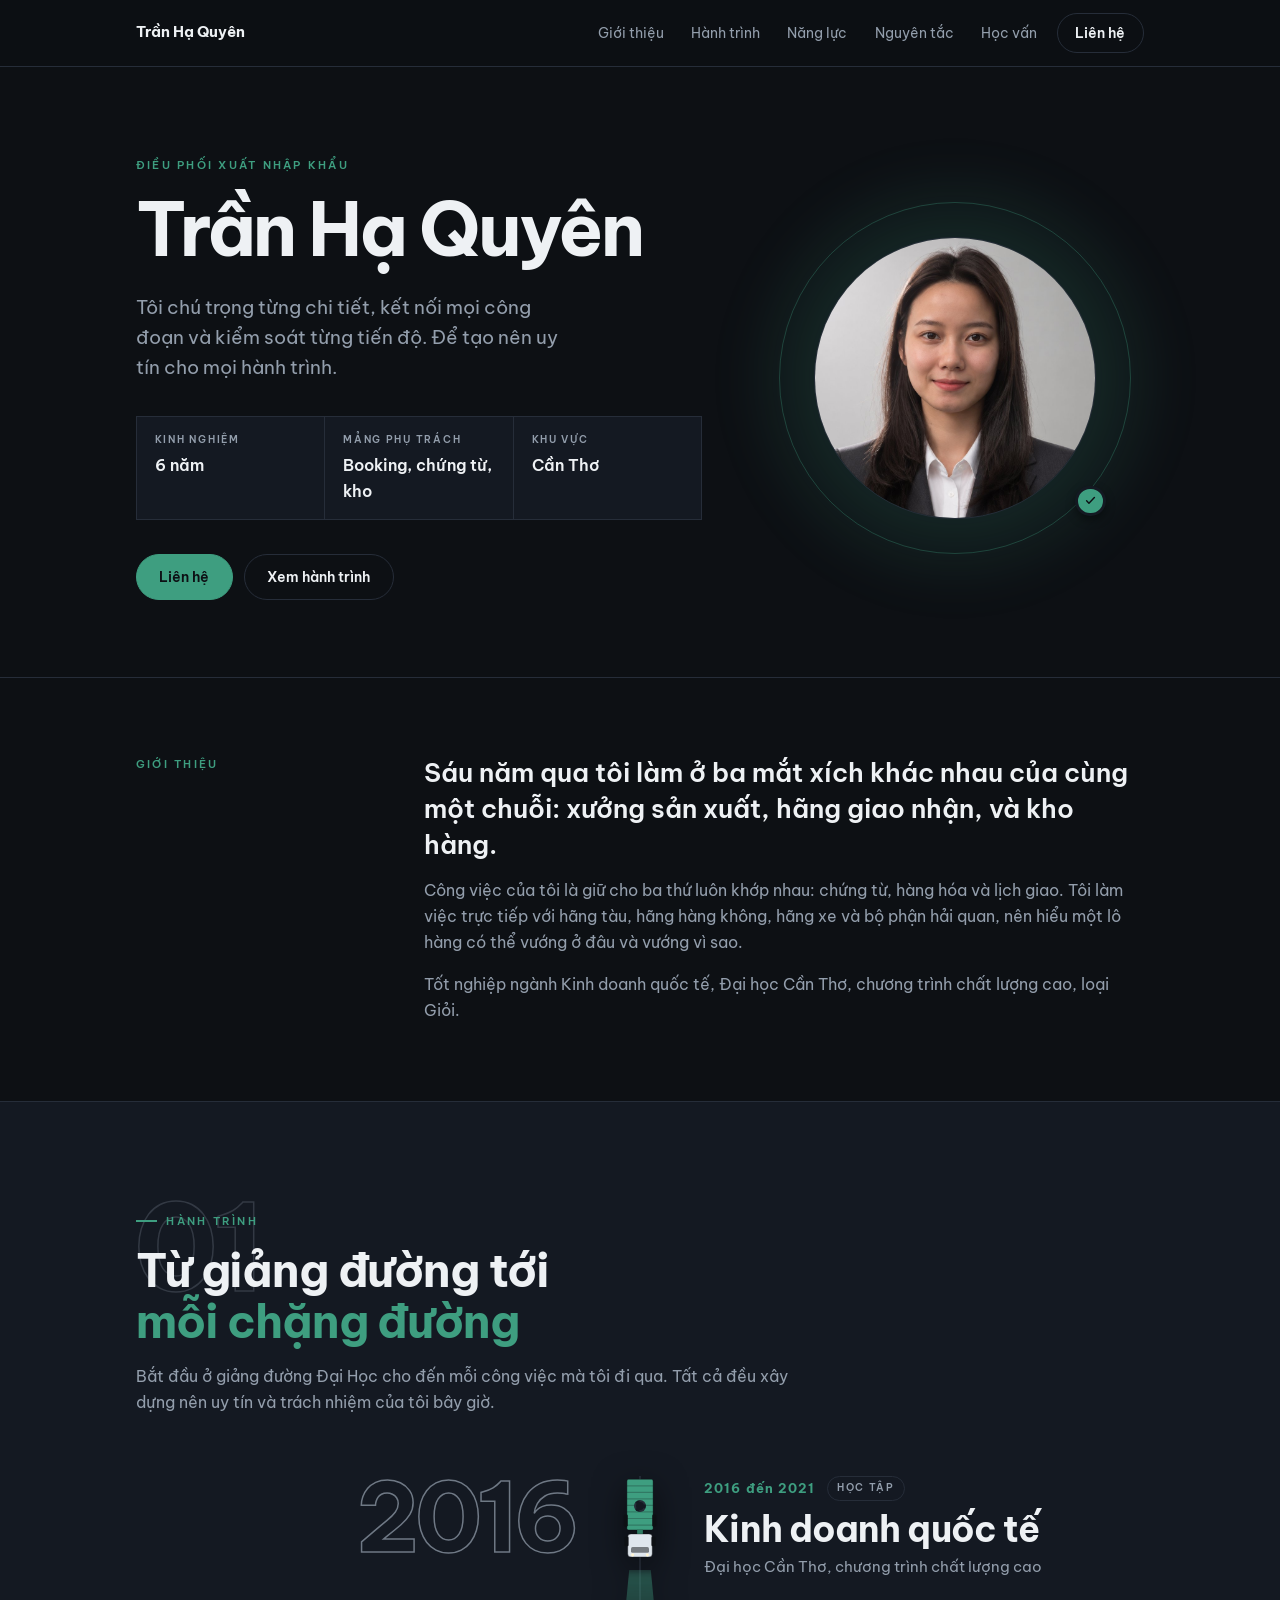
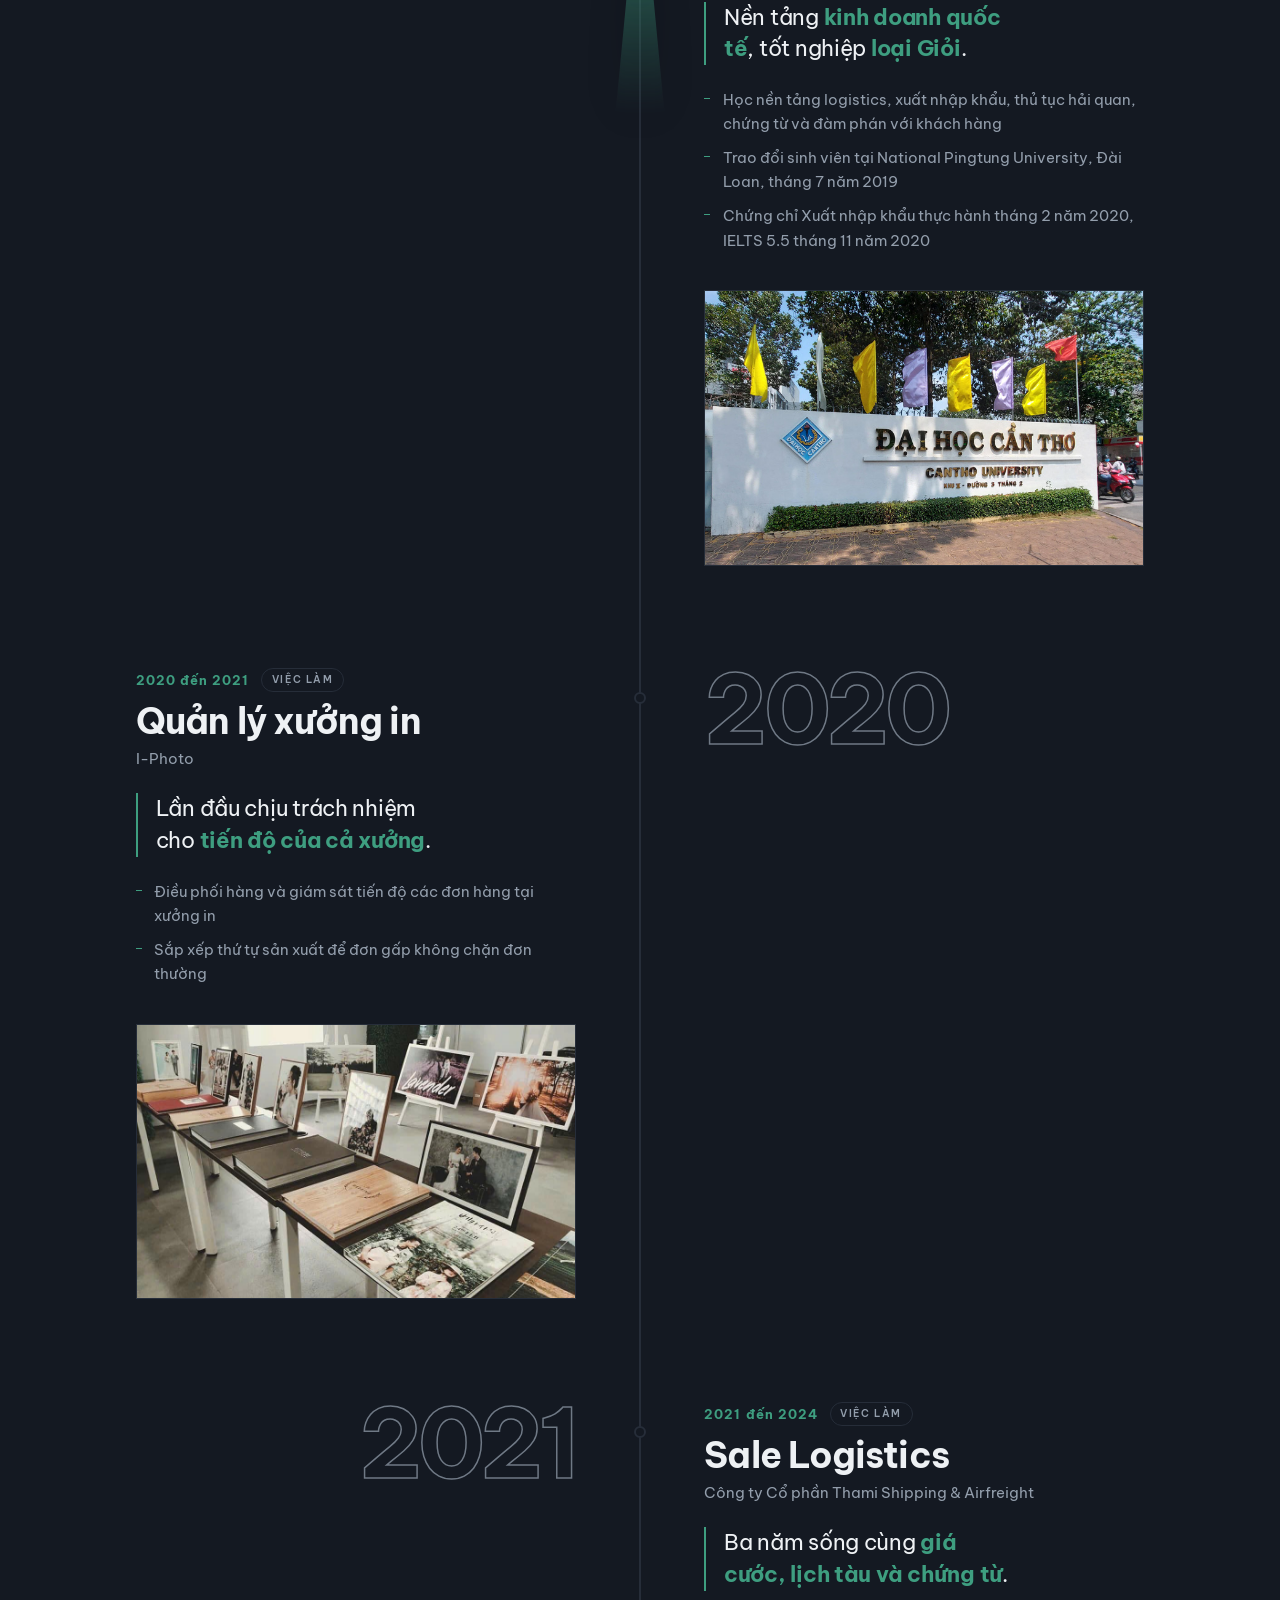
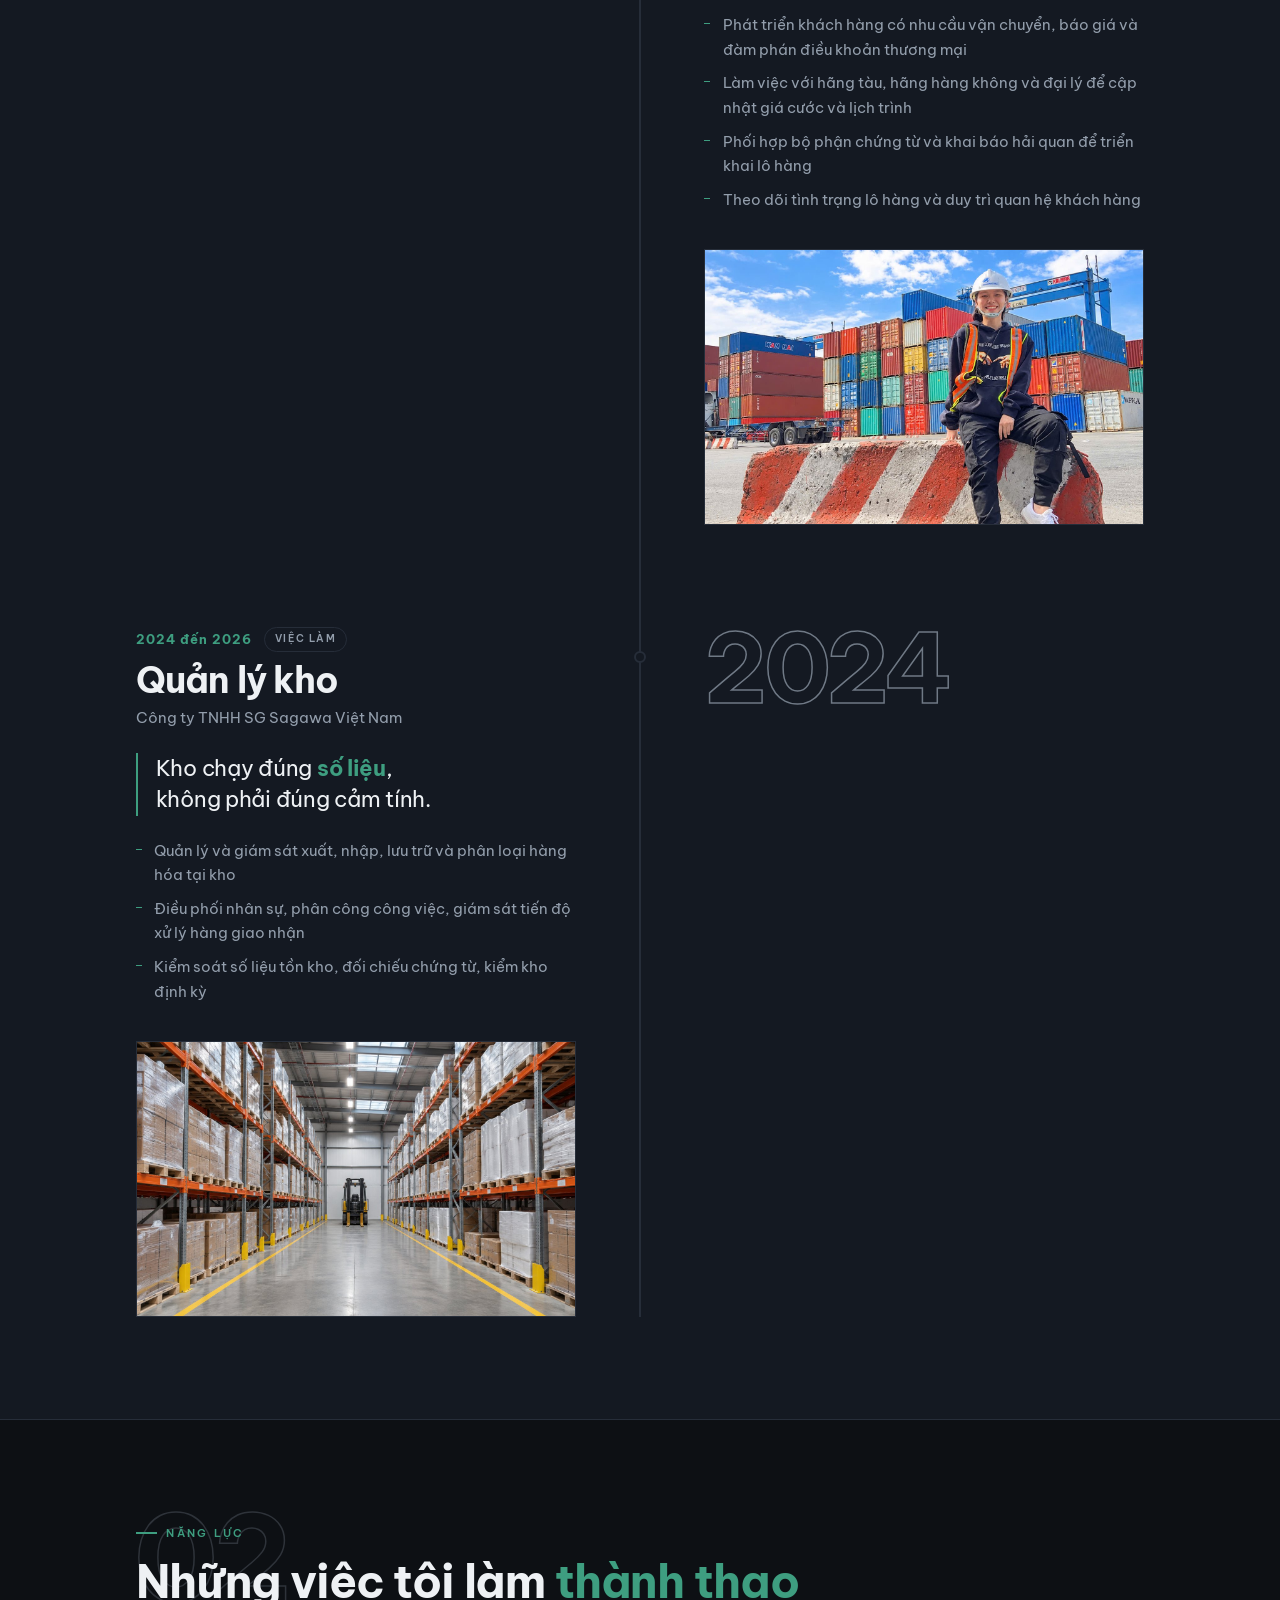
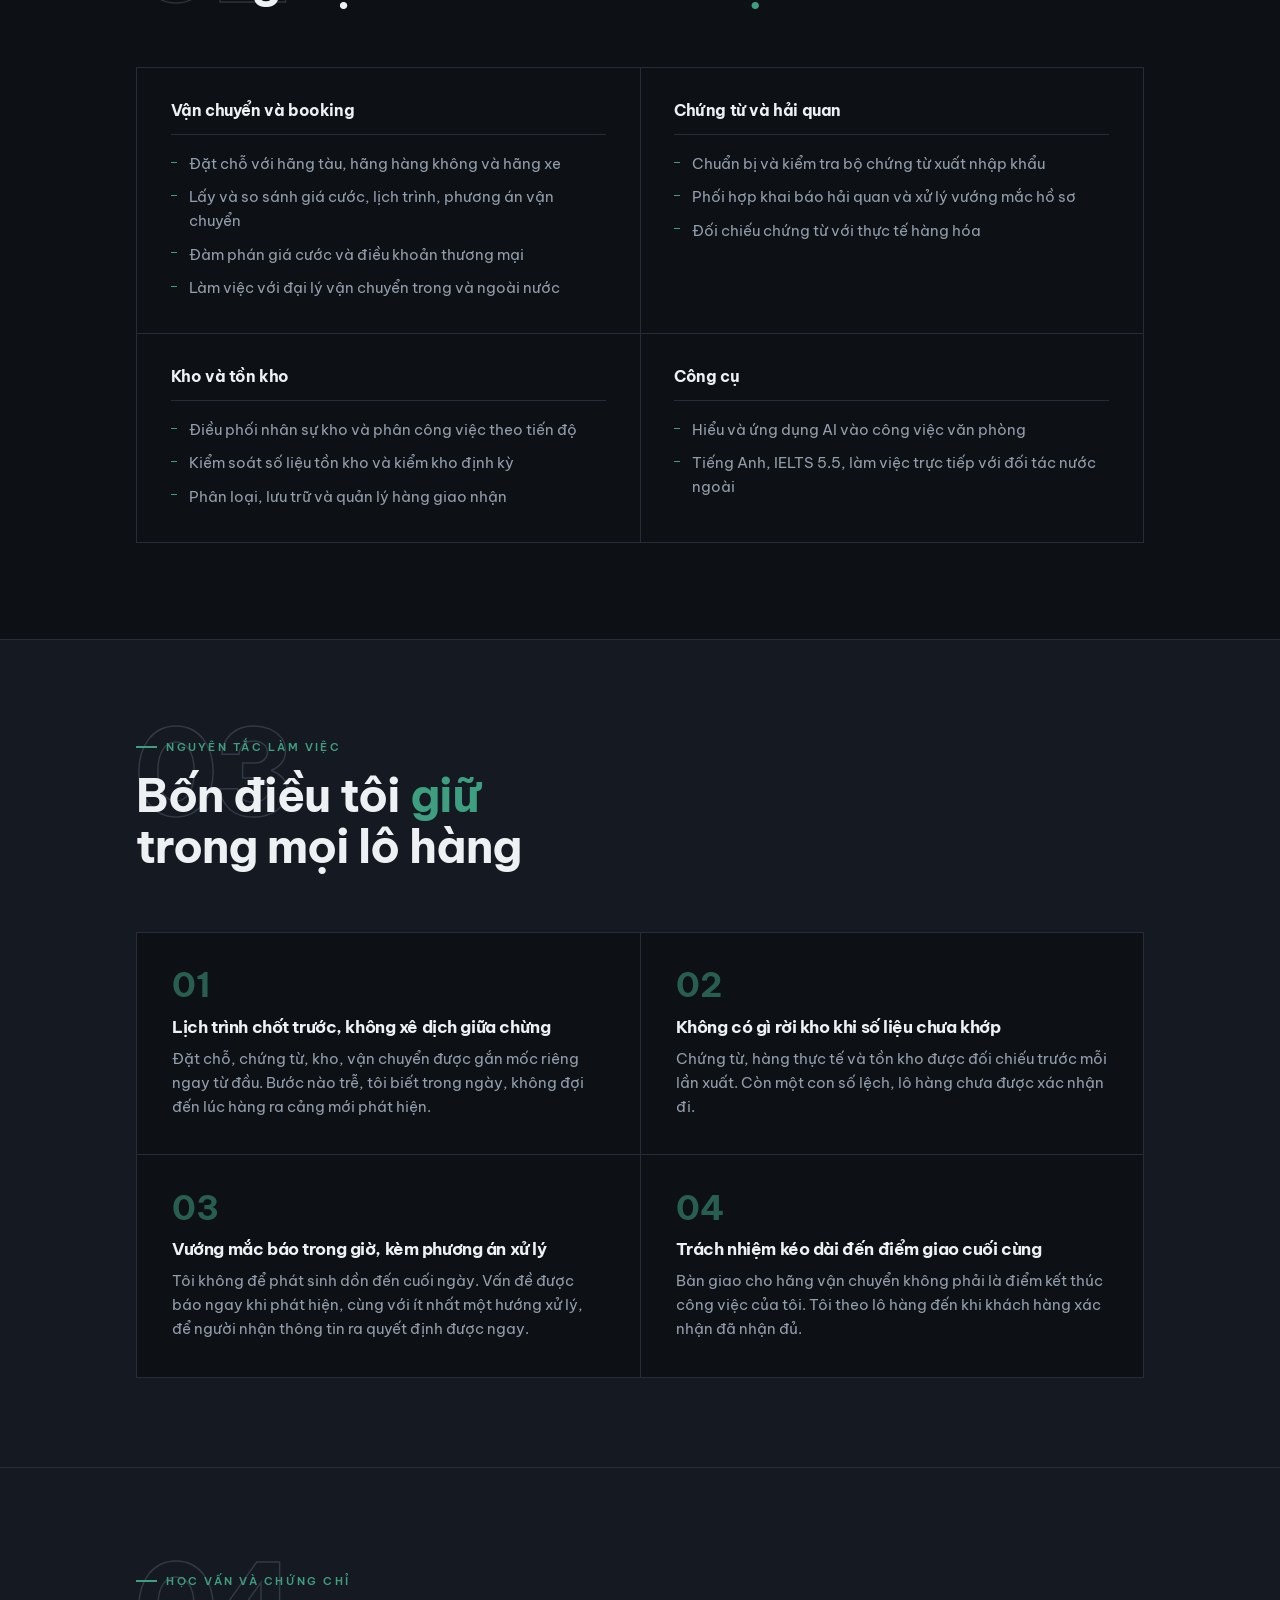
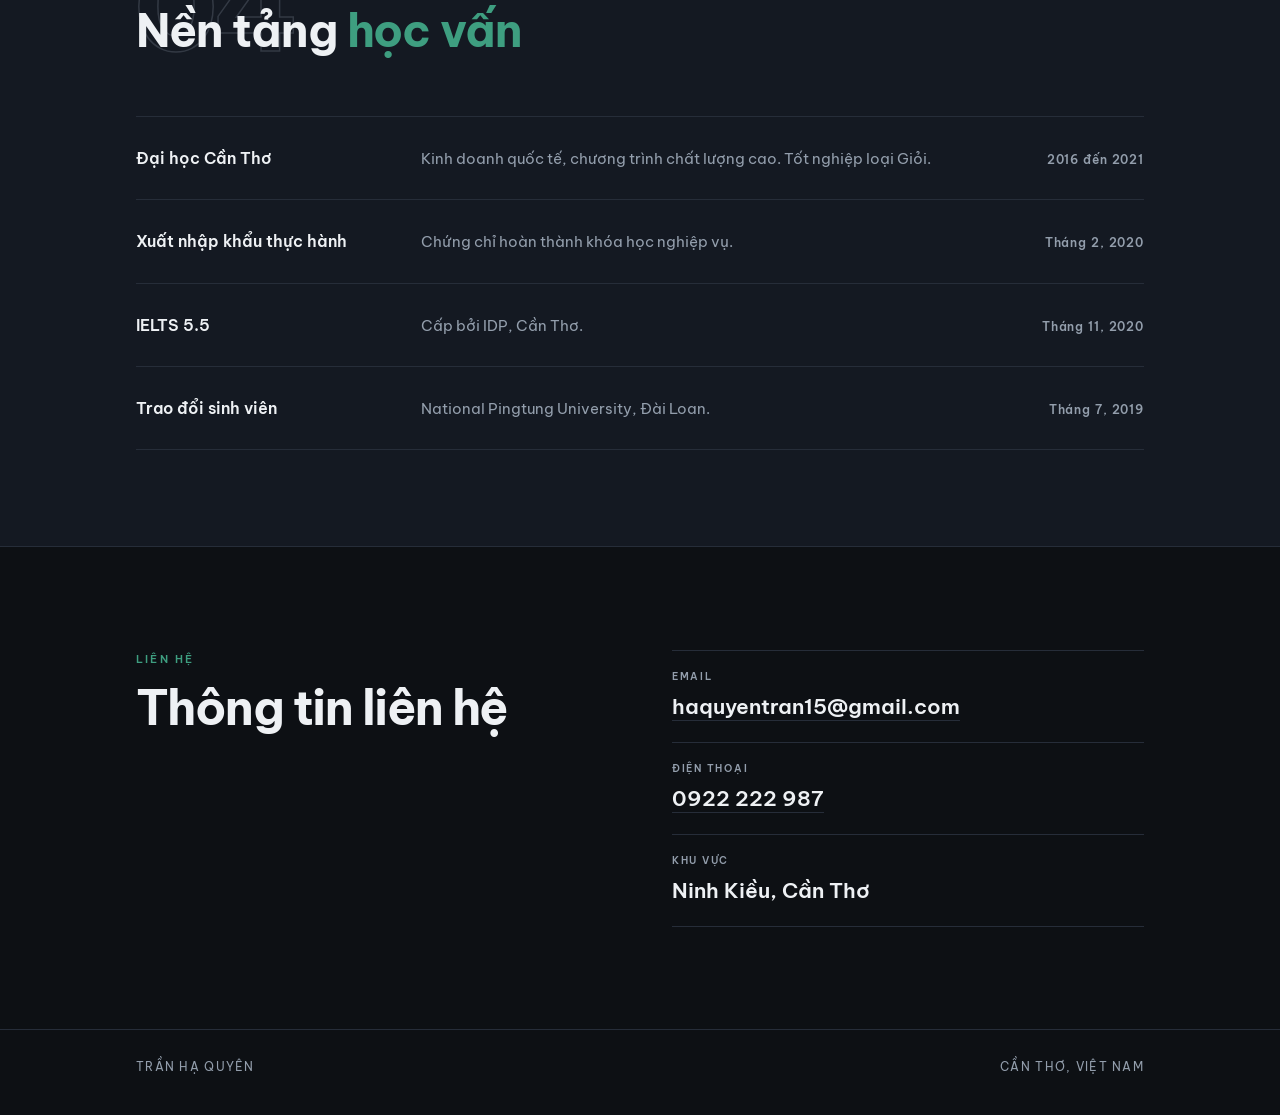
<file: index.html>
<!doctype html>
<html lang="vi">
<head>
<meta charset="utf-8">
<title>Trần Hạ Quyên</title>
<meta name="viewport" content="width=device-width, initial-scale=1">
<link rel="canonical" href="website-timeline/">
<meta http-equiv="refresh" content="0; url=website-timeline/">
<style>
  body { margin:0; min-height:100dvh; display:flex; align-items:center; justify-content:center;
         background:#0d1014; color:#eef1f4; font-family:system-ui,sans-serif; text-align:center; padding:2rem; }
  a { color:#3e9e80; }
</style>
</head>
<body>
<p>Đang mở portfolio. <a href="website-timeline/">Bấm vào đây nếu trang không tự chuyển</a>.</p>
<script>location.replace("website-timeline/");</script>
</body>
</html>
</file>
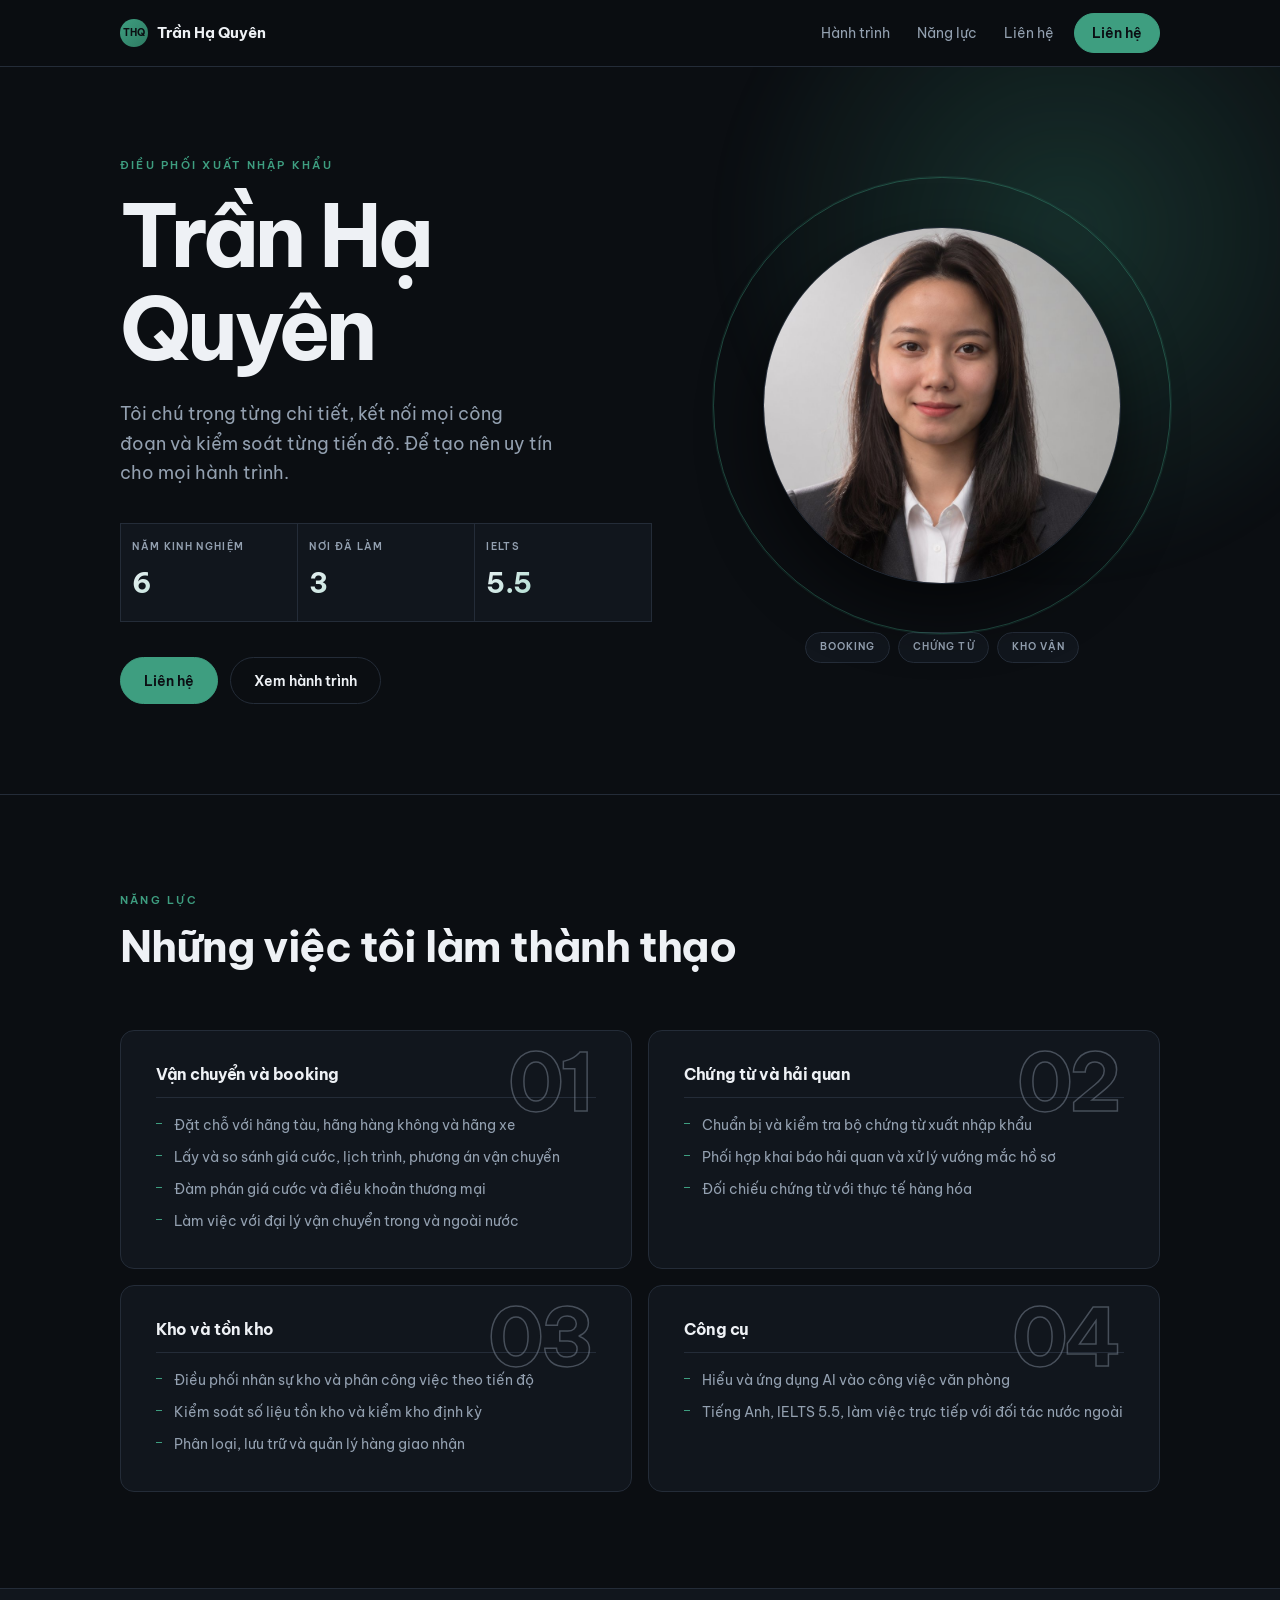
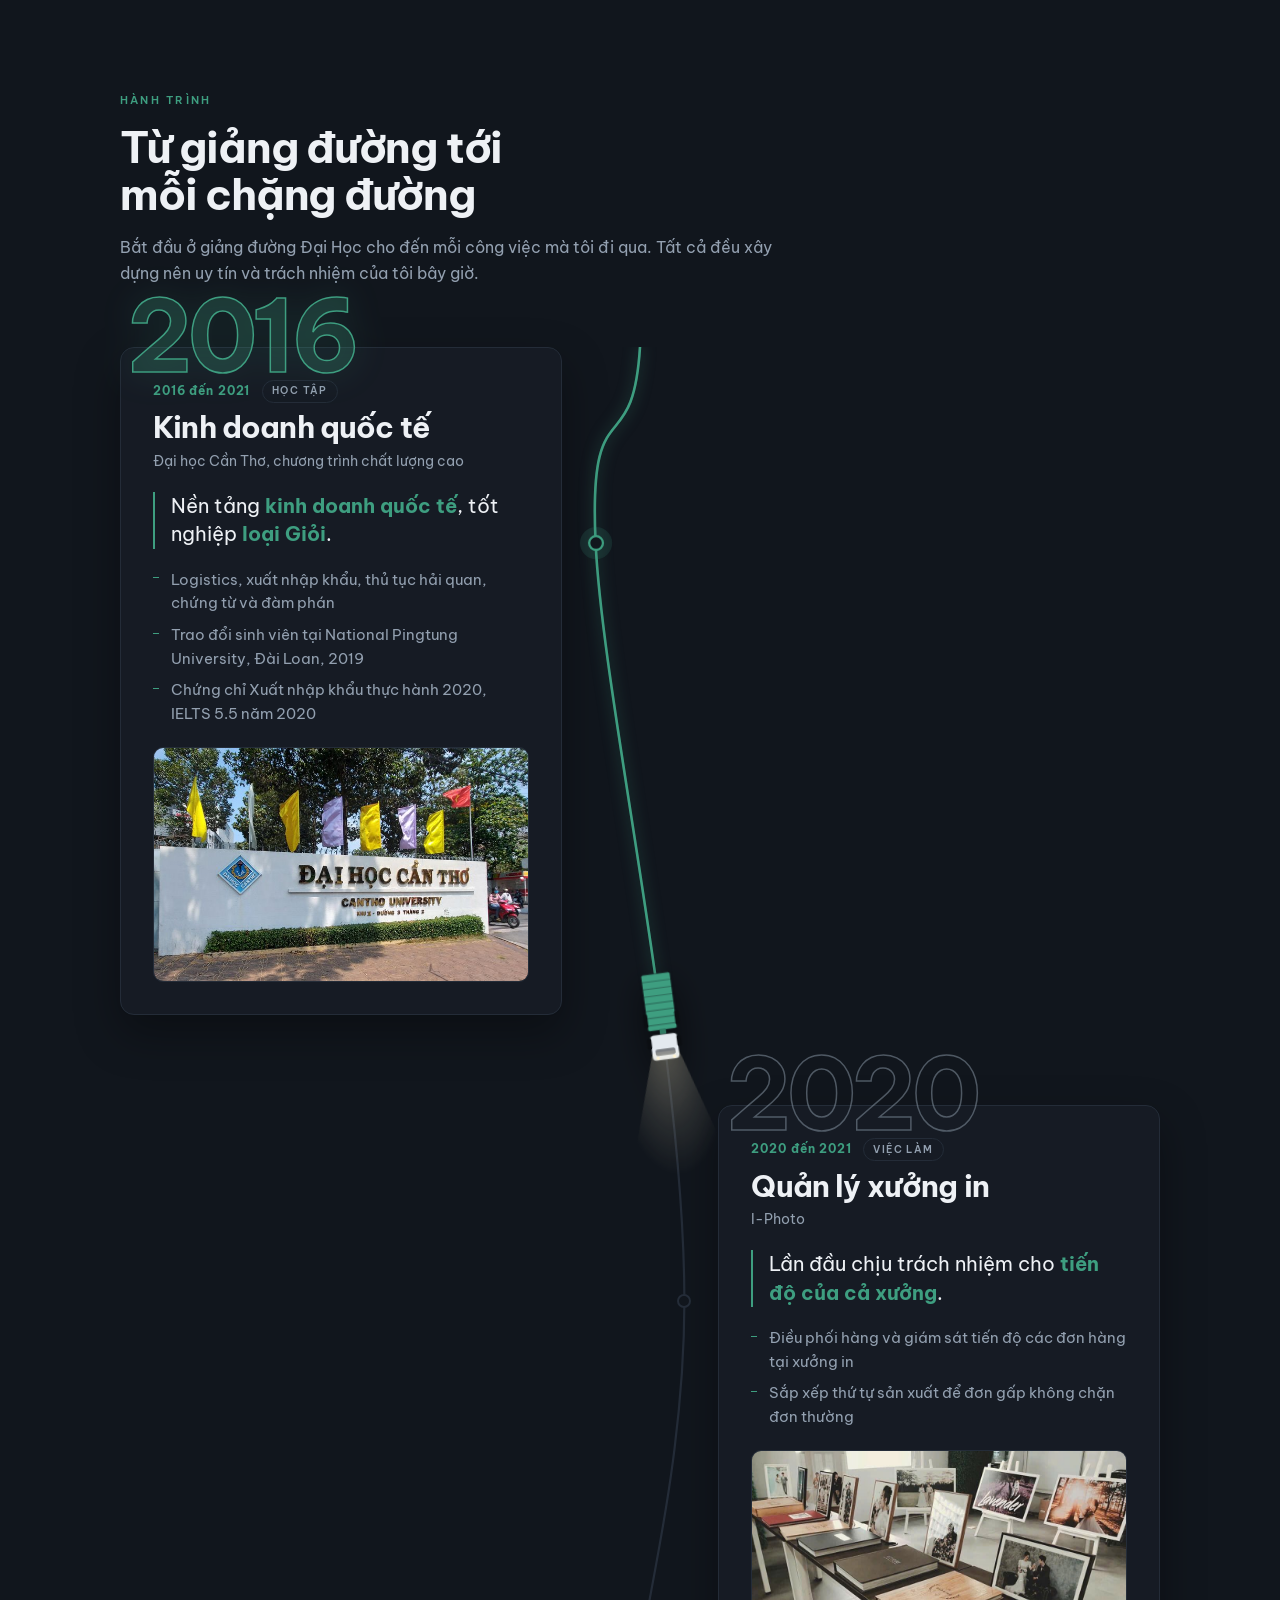
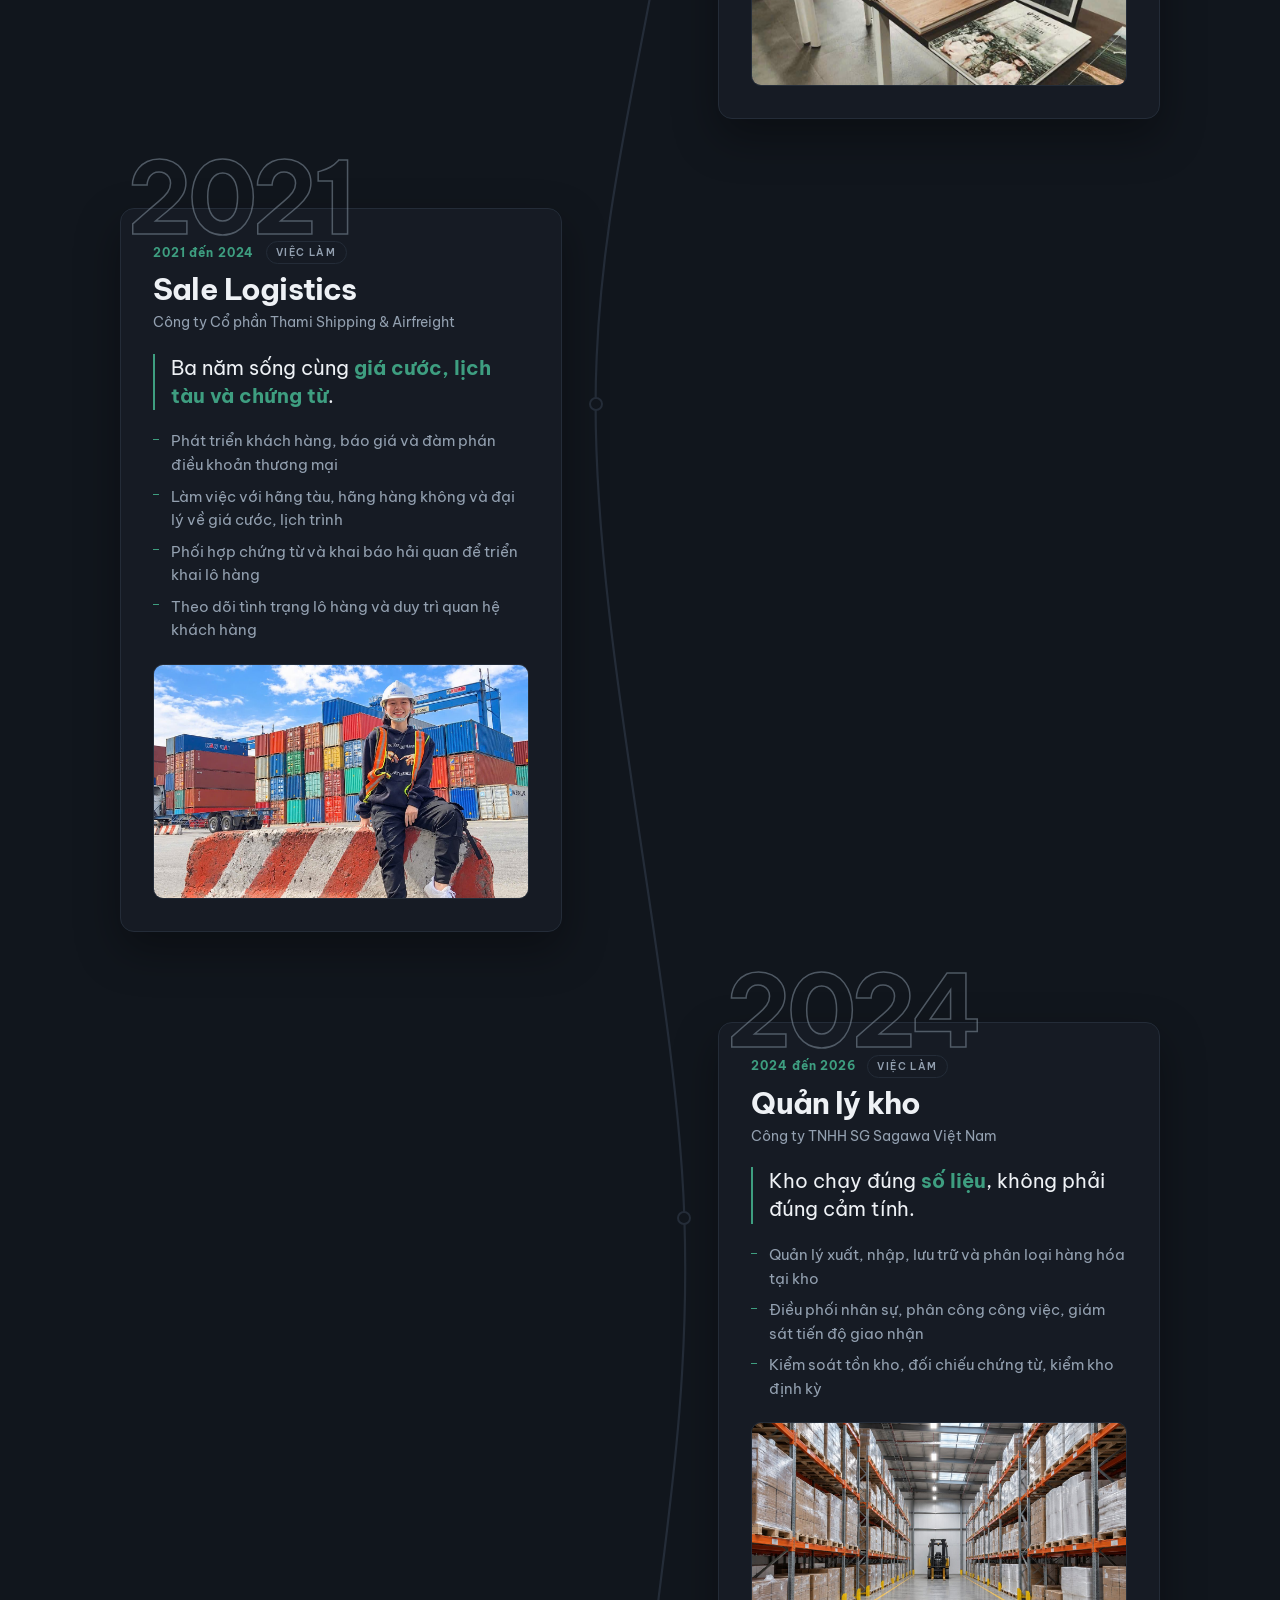
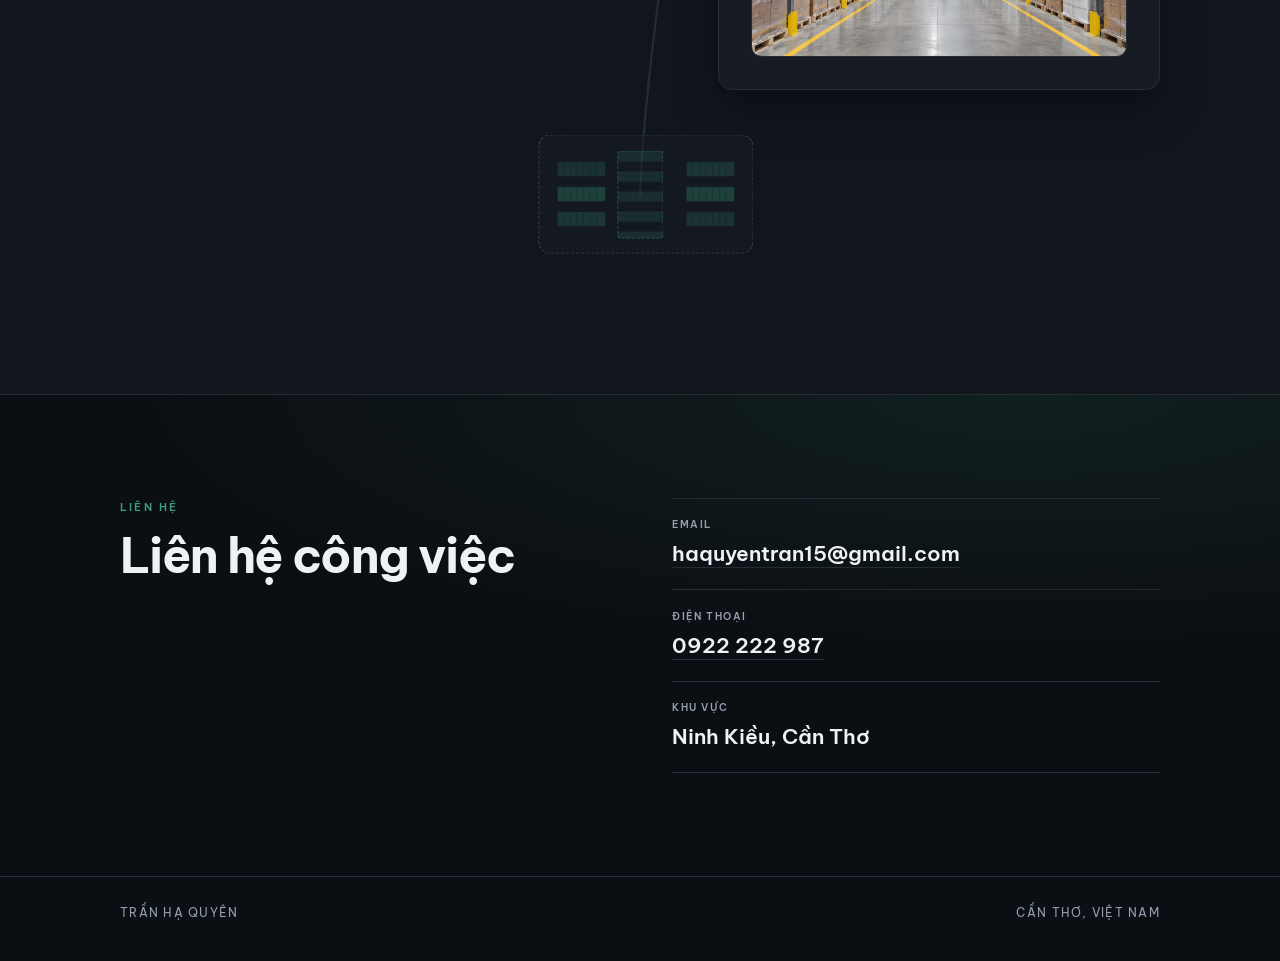
<file: portfolio-ha-quyen/index.html>
<!doctype html>
<html lang="vi" class="no-js">
<head>
<meta charset="utf-8">
<meta name="viewport" content="width=device-width, initial-scale=1">
<title>Trần Hạ Quyên, điều phối xuất nhập khẩu</title>
<meta name="description" content="Sáu năm điều phối vận hành: xuất nhập khẩu, kho và sản xuất. Đặt chỗ hãng tàu và hãng xe, chứng từ, hải quan, tồn kho và tiến độ giao hàng.">
<link rel="icon" href="favicon.svg">
<meta property="og:type" content="profile">
<meta property="og:title" content="Trần Hạ Quyên">
<meta property="og:description" content="Sáu năm điều phối vận hành: xuất nhập khẩu, kho và sản xuất.">
<meta property="og:url" content="https://ncaothuyanh.github.io/portfolio-tran-ha-quyen/portfolio-ha-quyen/">
<meta property="og:image" content="https://ncaothuyanh.github.io/portfolio-tran-ha-quyen/portfolio-ha-quyen/assets/og.jpg">
<meta name="twitter:card" content="summary_large_image">
<meta name="twitter:image" content="https://ncaothuyanh.github.io/portfolio-tran-ha-quyen/portfolio-ha-quyen/assets/og.jpg">
<link rel="preload" href="fonts/BeVietnamPro-400.ttf" as="font" type="font/ttf" crossorigin>
<link rel="preload" href="fonts/BeVietnamPro-700.ttf" as="font" type="font/ttf" crossorigin>
<link rel="stylesheet" href="styles.css">
<script>document.documentElement.className = document.documentElement.className.replace('no-js','js');</script>
</head>
<body>

<div class="scrollbar" aria-hidden="true"><i></i></div>

<header class="bar">
  <div class="wrap bar__in">
    <a class="bar__mark" href="#top"><span>THQ</span> Trần Hạ Quyên</a>
    <nav class="bar__nav" aria-label="Mục lục">
      <a href="#hanh-trinh">Hành trình</a>
      <a href="#nang-luc">Năng lực</a>
      <a href="#lien-he">Liên hệ</a>
    </nav>
    <a class="btn btn--solid bar__cta" href="#lien-he">Liên hệ</a>
  </div>
</header>

<main id="top">

  <section class="hero">
    <div class="hero__glow" aria-hidden="true"></div>
    <div class="wrap hero__in">
      <div class="hero__text">
        <p class="eyebrow reveal">Điều phối xuất nhập khẩu</p>
        <h1 class="hero__name reveal">Trần Hạ<br>Quyên</h1>
        <p class="hero__line reveal">Tôi chú trọng từng chi tiết, kết nối mọi công đoạn và kiểm soát từng tiến độ. Để tạo nên uy tín cho mọi hành trình.</p>
        <dl class="stats reveal">
          <div><dt>Năm kinh nghiệm</dt><dd data-count="6">6</dd></div>
          <div><dt>Nơi đã làm</dt><dd data-count="3">3</dd></div>
          <div><dt>IELTS</dt><dd data-count="5.5">5.5</dd></div>
        </dl>
        <div class="hero__cta reveal">
          <a class="btn btn--solid magnet" href="#lien-he">Liên hệ</a>
          <a class="btn magnet" href="#hanh-trinh">Xem hành trình</a>
        </div>
      </div>

      <figure class="avatar reveal">
        <span class="avatar__stage">
          <span class="avatar__ring" aria-hidden="true"></span>
          <span class="avatar__photo">
            <img src="assets/headshot.jpg" alt="Chân dung Trần Hạ Quyên" width="900" height="1195" fetchpriority="high" decoding="async">
          </span>
        </span>
        <figcaption class="avatar__tags">
          <span>Booking</span><span>Chứng từ</span><span>Kho vận</span>
        </figcaption>
      </figure>
    </div>
  </section>

  <section class="cap" id="nang-luc">
    <div class="wrap">
      <div class="head reveal">
        <p class="eyebrow">Năng lực</p>
        <h2>Những việc tôi làm thành thạo</h2>
      </div>
      <div class="cap__grid">
        <div class="cap__col reveal">
          <h3><span class="cap__n" aria-hidden="true">01</span>Vận chuyển và booking</h3>
          <ul>
            <li>Đặt chỗ với hãng tàu, hãng hàng không và hãng xe</li>
            <li>Lấy và so sánh giá cước, lịch trình, phương án vận chuyển</li>
            <li>Đàm phán giá cước và điều khoản thương mại</li>
            <li>Làm việc với đại lý vận chuyển trong và ngoài nước</li>
          </ul>
        </div>
        <div class="cap__col reveal">
          <h3><span class="cap__n" aria-hidden="true">02</span>Chứng từ và hải quan</h3>
          <ul>
            <li>Chuẩn bị và kiểm tra bộ chứng từ xuất nhập khẩu</li>
            <li>Phối hợp khai báo hải quan và xử lý vướng mắc hồ sơ</li>
            <li>Đối chiếu chứng từ với thực tế hàng hóa</li>
          </ul>
        </div>
        <div class="cap__col reveal">
          <h3><span class="cap__n" aria-hidden="true">03</span>Kho và tồn kho</h3>
          <ul>
            <li>Điều phối nhân sự kho và phân công việc theo tiến độ</li>
            <li>Kiểm soát số liệu tồn kho và kiểm kho định kỳ</li>
            <li>Phân loại, lưu trữ và quản lý hàng giao nhận</li>
          </ul>
        </div>
        <div class="cap__col reveal">
          <h3><span class="cap__n" aria-hidden="true">04</span>Công cụ</h3>
          <ul>
            <li>Hiểu và ứng dụng AI vào công việc văn phòng</li>
            <li>Tiếng Anh, IELTS 5.5, làm việc trực tiếp với đối tác nước ngoài</li>
          </ul>
        </div>
      </div>
    </div>
  </section>

  <section class="road" id="hanh-trinh">
    <div class="wrap">
      <div class="head reveal">
        <p class="eyebrow">Hành trình</p>
        <h2>Từ giảng đường tới mỗi chặng đường</h2>
        <p class="head__note">Bắt đầu ở giảng đường Đại Học cho đến mỗi công việc mà tôi đi qua. Tất cả đều xây dựng nên uy tín và trách nhiệm của tôi bây giờ.</p>
      </div>
    </div>

    <div class="road__stage" id="stage">
      <svg class="road__svg" id="roadSvg" viewBox="0 0 100 1000" preserveAspectRatio="none" aria-hidden="true">
        <path id="roadBase" class="road__base" d="" fill="none" />
        <path id="roadFill" class="road__fill" d="" fill="none" />
      </svg>

      <div class="truck" id="truck" aria-hidden="true">
        <svg viewBox="0 0 44 104" width="40" height="95">
          <rect x="6" y="4" width="32" height="62" rx="2" fill="#3e9e80"/>
          <g stroke="#0b0e12" stroke-opacity=".26" stroke-width="1.5">
            <path d="M6 12h32M6 20h32M6 28h32M6 36h32M6 44h32M6 52h32M6 60h32"/>
          </g>
          <rect x="6" y="4" width="32" height="62" rx="2" fill="none" stroke="#0b0e12" stroke-opacity=".45"/>
          <rect x="2" y="47" width="5" height="15" rx="1.6" fill="#0b0e12"/>
          <rect x="37" y="47" width="5" height="15" rx="1.6" fill="#0b0e12"/>
          <rect x="18.5" y="65" width="7" height="6" fill="#2e7a62"/>
          <rect x="7" y="71" width="30" height="28" rx="4" fill="#e3e9ef"/>
          <rect x="7" y="71" width="30" height="28" rx="4" fill="none" stroke="#0b0e12" stroke-opacity=".4"/>
          <rect x="11" y="87" width="22" height="7" rx="2" fill="#0b0e12" fill-opacity=".5"/>
          <rect x="3" y="74" width="5" height="12" rx="1.6" fill="#0b0e12"/>
          <rect x="36" y="74" width="5" height="12" rx="1.6" fill="#0b0e12"/>
          <circle cx="13" cy="96.5" r="1.9" fill="#fff4d2"/>
          <circle cx="31" cy="96.5" r="1.9" fill="#fff4d2"/>
        </svg>
        <span class="truck__beam"></span>
      </div>

      <div class="depot" id="depot" aria-hidden="true">
        <div class="depot__bays"><div class="depot__side"><svg class="depot__cont" viewBox="0 0 70 26" width="52" height="19" style="--o:.26"><rect x="2" y="3" width="66" height="20" rx="2" fill="#2e7a62"/><g stroke="#0b0e12" stroke-opacity=".32" stroke-width="1.4"><path d="M11 5v16M20 5v16M29 5v16M38 5v16M47 5v16M56 5v16"/></g><rect x="2" y="3" width="66" height="20" rx="2" fill="none" stroke="#0b0e12" stroke-opacity=".5"/></svg><svg class="depot__cont" viewBox="0 0 70 26" width="52" height="19" style="--o:.42"><rect x="2" y="3" width="66" height="20" rx="2" fill="#2e7a62"/><g stroke="#0b0e12" stroke-opacity=".32" stroke-width="1.4"><path d="M11 5v16M20 5v16M29 5v16M38 5v16M47 5v16M56 5v16"/></g><rect x="2" y="3" width="66" height="20" rx="2" fill="none" stroke="#0b0e12" stroke-opacity=".5"/></svg><svg class="depot__cont" viewBox="0 0 70 26" width="52" height="19" style="--o:.30"><rect x="2" y="3" width="66" height="20" rx="2" fill="#2e7a62"/><g stroke="#0b0e12" stroke-opacity=".32" stroke-width="1.4"><path d="M11 5v16M20 5v16M29 5v16M38 5v16M47 5v16M56 5v16"/></g><rect x="2" y="3" width="66" height="20" rx="2" fill="none" stroke="#0b0e12" stroke-opacity=".5"/></svg></div><span class="depot__lane"></span><div class="depot__side"><svg class="depot__cont" viewBox="0 0 70 26" width="52" height="19" style="--o:.30"><rect x="2" y="3" width="66" height="20" rx="2" fill="#2e7a62"/><g stroke="#0b0e12" stroke-opacity=".32" stroke-width="1.4"><path d="M11 5v16M20 5v16M29 5v16M38 5v16M47 5v16M56 5v16"/></g><rect x="2" y="3" width="66" height="20" rx="2" fill="none" stroke="#0b0e12" stroke-opacity=".5"/></svg><svg class="depot__cont" viewBox="0 0 70 26" width="52" height="19" style="--o:.42"><rect x="2" y="3" width="66" height="20" rx="2" fill="#2e7a62"/><g stroke="#0b0e12" stroke-opacity=".32" stroke-width="1.4"><path d="M11 5v16M20 5v16M29 5v16M38 5v16M47 5v16M56 5v16"/></g><rect x="2" y="3" width="66" height="20" rx="2" fill="none" stroke="#0b0e12" stroke-opacity=".5"/></svg><svg class="depot__cont" viewBox="0 0 70 26" width="52" height="19" style="--o:.26"><rect x="2" y="3" width="66" height="20" rx="2" fill="#2e7a62"/><g stroke="#0b0e12" stroke-opacity=".32" stroke-width="1.4"><path d="M11 5v16M20 5v16M29 5v16M38 5v16M47 5v16M56 5v16"/></g><rect x="2" y="3" width="66" height="20" rx="2" fill="none" stroke="#0b0e12" stroke-opacity=".5"/></svg></div></div>
      </div>

      <ol class="stops" id="stops">
        <li class="stop stop--study" data-stop>
          <span class="stop__dot" aria-hidden="true"></span>
          <article class="card reveal">
            <span class="card__year" aria-hidden="true">2016</span>
            <p class="card__when">2016 đến 2021 <span class="tag">Học tập</span></p>
            <h3 class="card__role">Kinh doanh quốc tế</h3>
            <p class="card__org">Đại học Cần Thơ, chương trình chất lượng cao</p>
            <p class="card__lead">Nền tảng <b>kinh doanh quốc tế</b>, tốt nghiệp <b>loại Giỏi</b>.</p>
            <ul class="card__what">
              <li>Logistics, xuất nhập khẩu, thủ tục hải quan, chứng từ và đàm phán</li>
              <li>Trao đổi sinh viên tại National Pingtung University, Đài Loan, 2019</li>
              <li>Chứng chỉ Xuất nhập khẩu thực hành 2020, IELTS 5.5 năm 2020</li>
            </ul>
            <figure class="card__fig">
              <img src="assets/era-2016.jpg" alt="Cổng chính Trường Đại học Cần Thơ" width="730" height="445" loading="lazy" decoding="async">
            </figure>
          </article>
        </li>

        <li class="stop" data-stop>
          <span class="stop__dot" aria-hidden="true"></span>
          <article class="card reveal">
            <span class="card__year" aria-hidden="true">2020</span>
            <p class="card__when">2020 đến 2021 <span class="tag">Việc làm</span></p>
            <h3 class="card__role">Quản lý xưởng in</h3>
            <p class="card__org">I-Photo</p>
            <p class="card__lead">Lần đầu chịu trách nhiệm cho <b>tiến độ của cả xưởng</b>.</p>
            <ul class="card__what">
              <li>Điều phối hàng và giám sát tiến độ các đơn hàng tại xưởng in</li>
              <li>Sắp xếp thứ tự sản xuất để đơn gấp không chặn đơn thường</li>
            </ul>
            <figure class="card__fig">
              <img src="assets/era-2020.jpg" alt="Các mẫu album và khung ảnh cưới trưng bày tại xưởng in" width="960" height="720" loading="lazy" decoding="async">
            </figure>
          </article>
        </li>

        <li class="stop" data-stop>
          <span class="stop__dot" aria-hidden="true"></span>
          <article class="card reveal">
            <span class="card__year" aria-hidden="true">2021</span>
            <p class="card__when">2021 đến 2024 <span class="tag">Việc làm</span></p>
            <h3 class="card__role">Sale Logistics</h3>
            <p class="card__org">Công ty Cổ phần Thami Shipping &amp; Airfreight</p>
            <p class="card__lead">Ba năm sống cùng <b>giá cước, lịch tàu và chứng từ</b>.</p>
            <ul class="card__what">
              <li>Phát triển khách hàng, báo giá và đàm phán điều khoản thương mại</li>
              <li>Làm việc với hãng tàu, hãng hàng không và đại lý về giá cước, lịch trình</li>
              <li>Phối hợp chứng từ và khai báo hải quan để triển khai lô hàng</li>
              <li>Theo dõi tình trạng lô hàng và duy trì quan hệ khách hàng</li>
            </ul>
            <figure class="card__fig">
              <img src="assets/era-2021.jpg" alt="Trần Hạ Quyên giám sát thực tế tại bãi container, mặc đồ bảo hộ" width="1400" height="879" loading="lazy" decoding="async">
            </figure>
          </article>
        </li>

        <li class="stop" data-stop>
          <span class="stop__dot" aria-hidden="true"></span>
          <article class="card reveal">
            <span class="card__year" aria-hidden="true">2024</span>
            <p class="card__when">2024 đến 2026 <span class="tag">Việc làm</span></p>
            <h3 class="card__role">Quản lý kho</h3>
            <p class="card__org">Công ty TNHH SG Sagawa Việt Nam</p>
            <p class="card__lead">Kho chạy đúng <b>số liệu</b>, không phải đúng cảm tính.</p>
            <ul class="card__what">
              <li>Quản lý xuất, nhập, lưu trữ và phân loại hàng hóa tại kho</li>
              <li>Điều phối nhân sự, phân công công việc, giám sát tiến độ giao nhận</li>
              <li>Kiểm soát tồn kho, đối chiếu chứng từ, kiểm kho định kỳ</li>
            </ul>
            <figure class="card__fig">
              <img src="assets/era-2024.jpg" alt="Lòng kho hiện đại với giá kệ cao và xe nâng" width="1400" height="1055" loading="lazy" decoding="async">
            </figure>
          </article>
        </li>
      </ol>
    </div>
  </section>

  <section class="ct" id="lien-he">
    <div class="wrap ct__in">
      <div class="reveal">
        <p class="eyebrow">Liên hệ</p>
        <h2 class="ct__say">Liên hệ công việc</h2>
      </div>
      <dl class="ct__rows reveal">
        <div><dt>Email</dt><dd><a href="mailto:haquyentran15@gmail.com">haquyentran15@gmail.com</a></dd></div>
        <div><dt>Điện thoại</dt><dd><a href="tel:+84922222987">0922 222 987</a></dd></div>
        <div><dt>Khu vực</dt><dd>Ninh Kiều, Cần Thơ</dd></div>
      </dl>
    </div>
  </section>

</main>

<footer class="ft">
  <div class="wrap ft__in">
    <p>Trần Hạ Quyên</p>
    <p>Cần Thơ, Việt Nam</p>
  </div>
</footer>

<script src="app.js" defer></script>
</body>
</html>
</file>
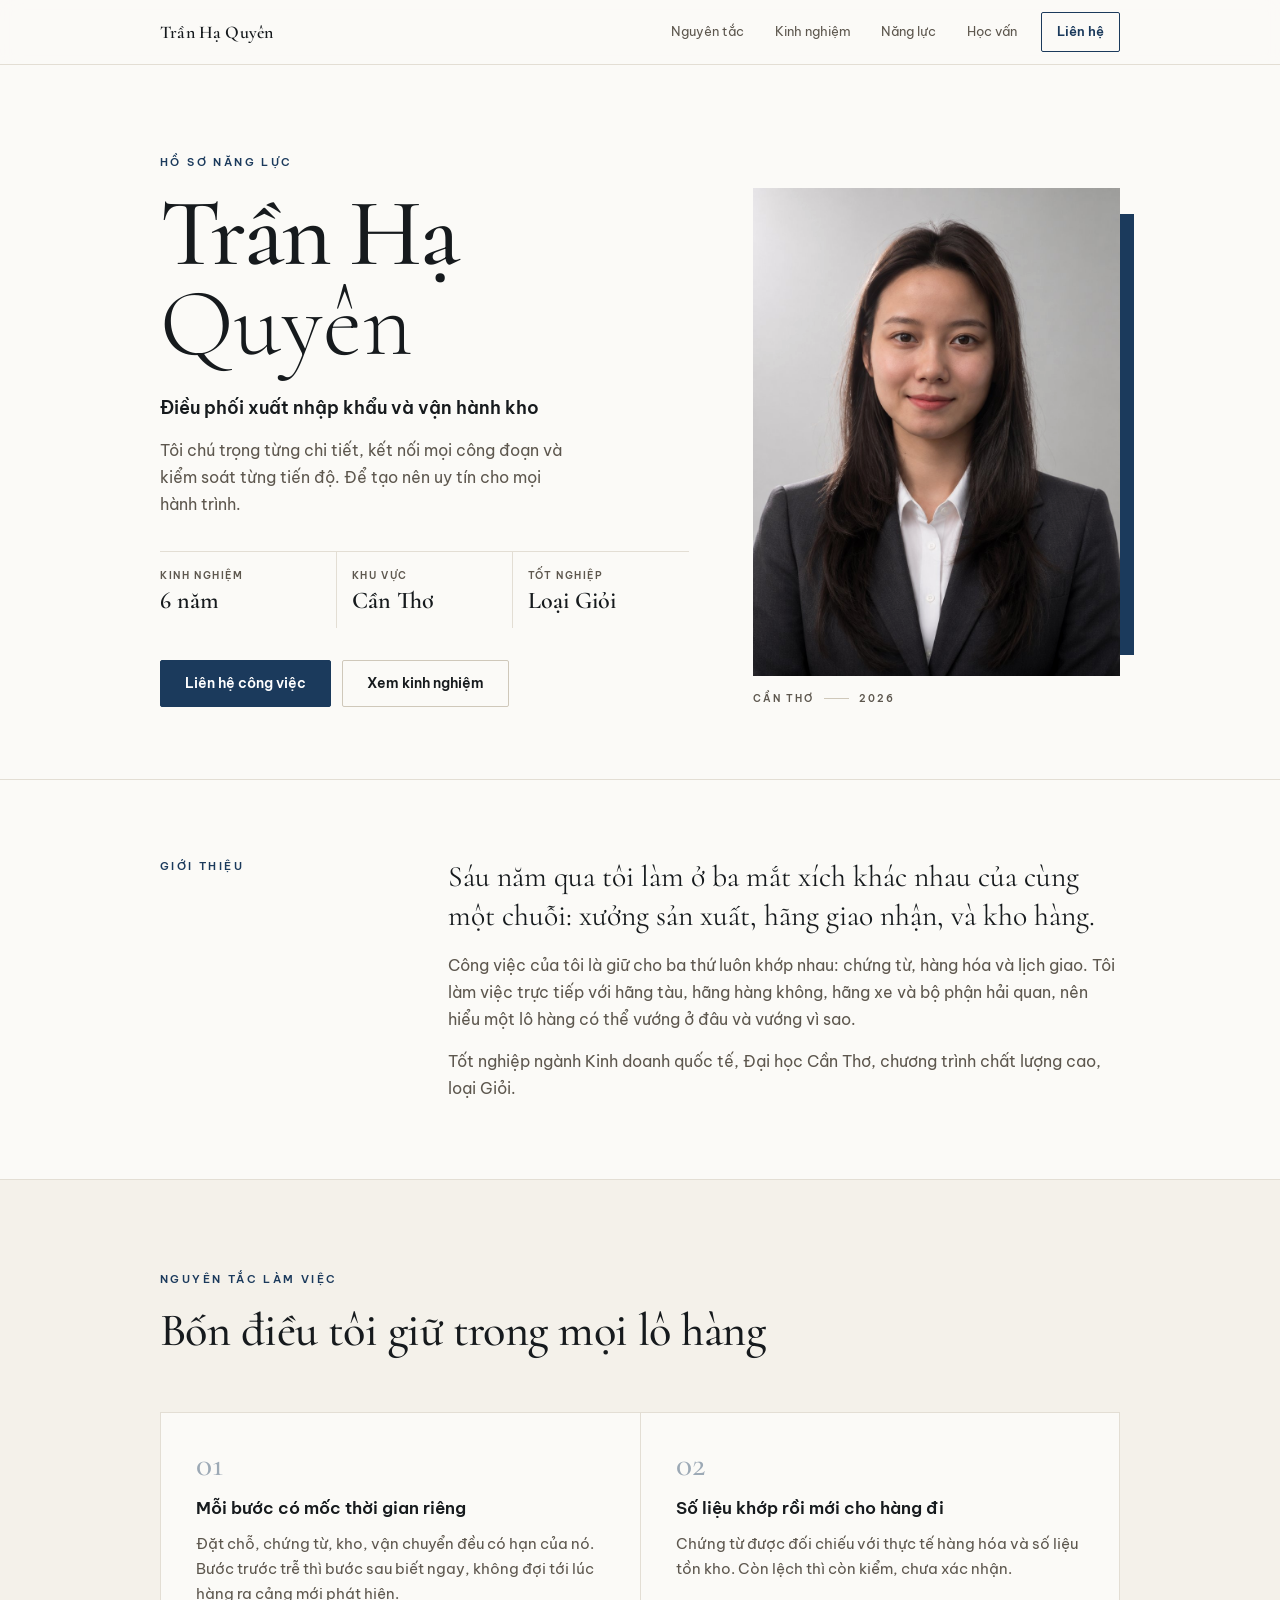
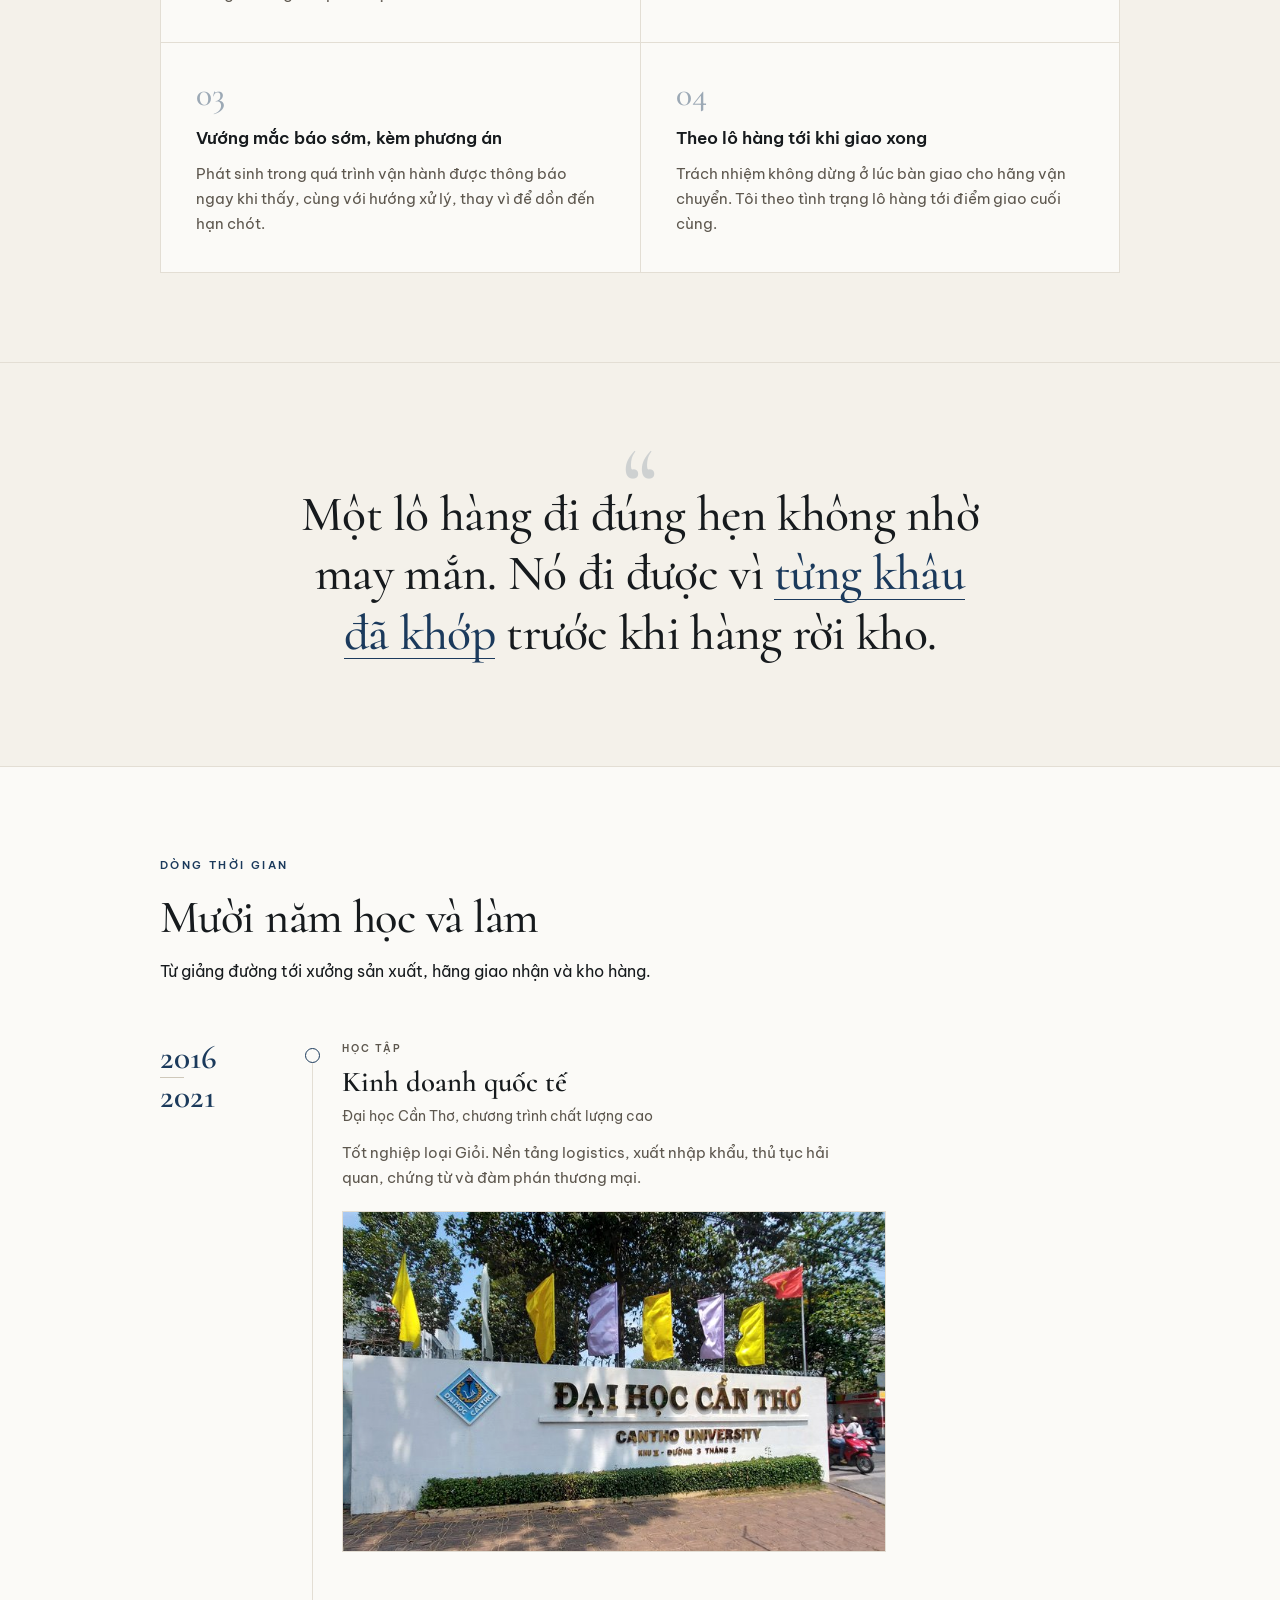
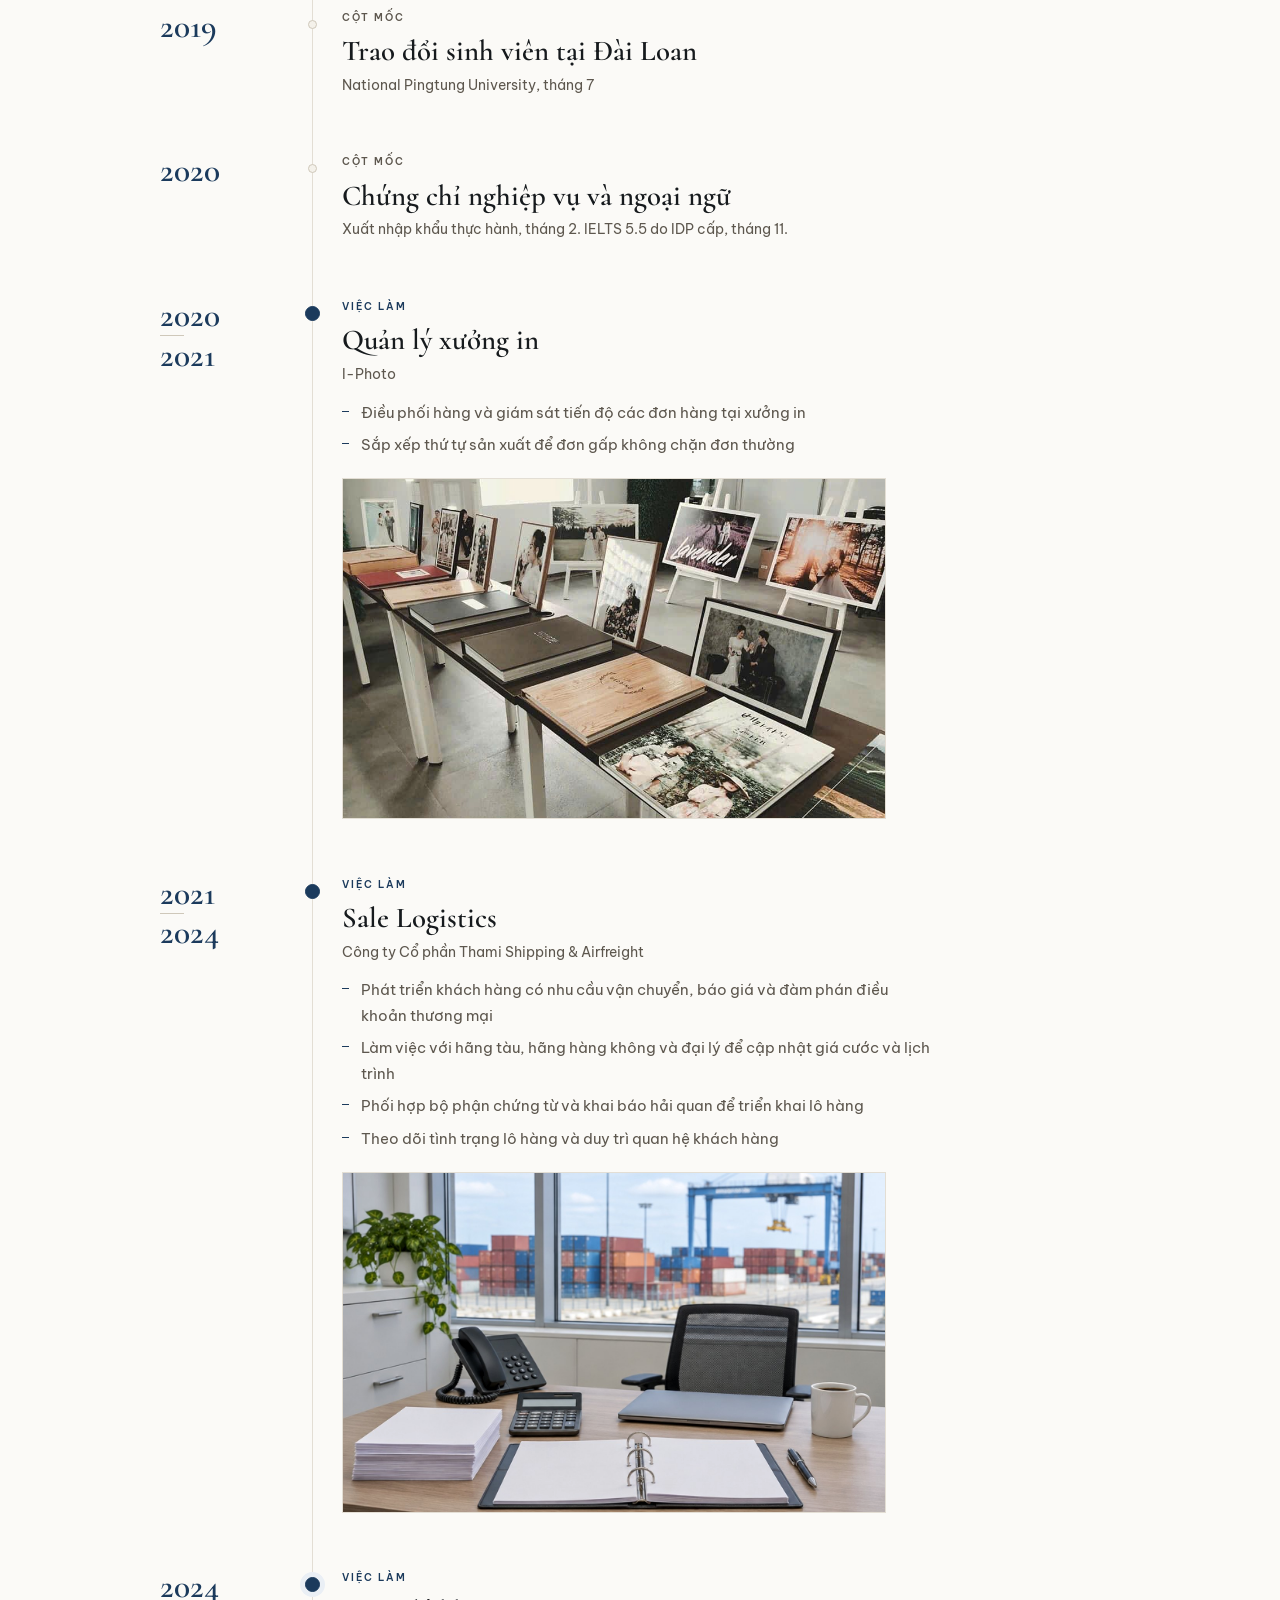
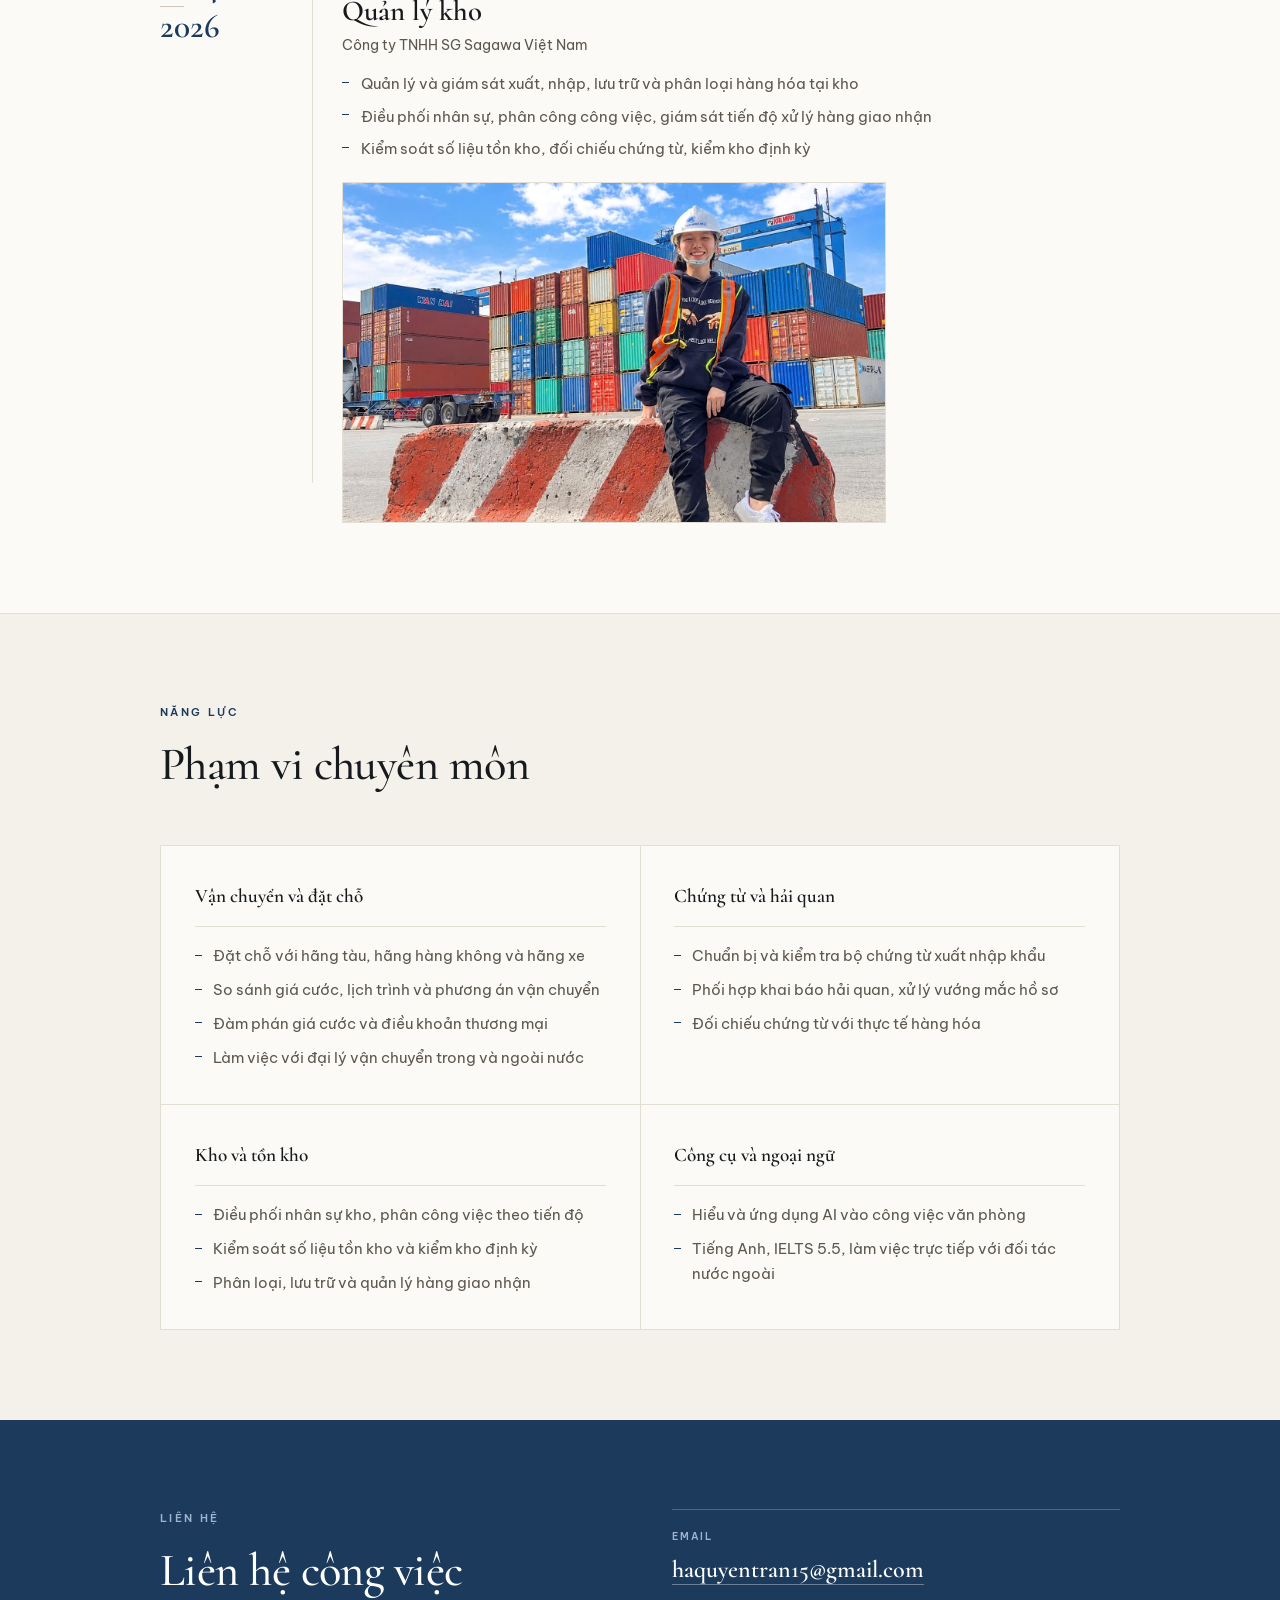
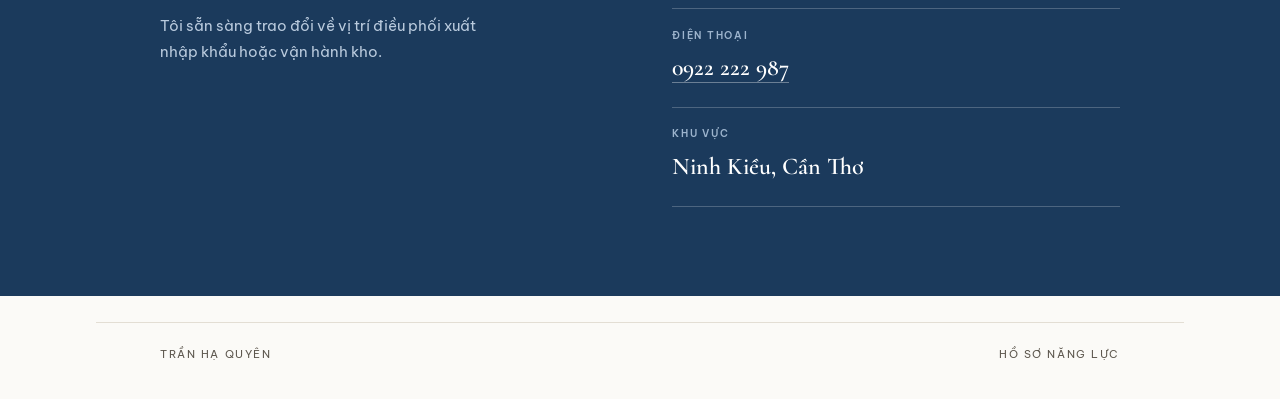
<file: portfolio/index.html>
<!doctype html>
<html lang="vi" class="no-js">
<head>
<meta charset="utf-8">
<meta name="viewport" content="width=device-width, initial-scale=1">
<title>Trần Hạ Quyên, điều phối xuất nhập khẩu</title>
<meta name="description" content="Hồ sơ năng lực: sáu năm điều phối xuất nhập khẩu, vận hành kho và sản xuất. Đặt chỗ hãng tàu và hãng xe, chứng từ, hải quan, tồn kho, tiến độ giao hàng.">
<link rel="icon" href="favicon.svg">
<meta property="og:type" content="profile">
<meta property="og:title" content="Trần Hạ Quyên">
<meta property="og:description" content="Hồ sơ năng lực: sáu năm điều phối xuất nhập khẩu, vận hành kho và sản xuất.">
<meta property="og:url" content="https://ncaothuyanh.github.io/portfolio-tran-ha-quyen/portfolio/">
<meta property="og:image" content="https://ncaothuyanh.github.io/portfolio-tran-ha-quyen/portfolio/assets/og.jpg">
<meta name="twitter:card" content="summary_large_image">
<meta name="twitter:image" content="https://ncaothuyanh.github.io/portfolio-tran-ha-quyen/portfolio/assets/og.jpg">
<link rel="preload" href="fonts/Cormorant.ttf" as="font" type="font/ttf" crossorigin>
<link rel="preload" href="fonts/BeVietnamPro-400.ttf" as="font" type="font/ttf" crossorigin>
<link rel="stylesheet" href="styles.css">
<script>document.documentElement.className='js';</script>
</head>
<body>

<header class="bar">
  <div class="wrap bar__in">
    <a class="bar__name" href="#top">Trần Hạ Quyên</a>
    <nav class="bar__nav" aria-label="Mục lục">
      <a href="#nguyen-tac">Nguyên tắc</a>
      <a href="#kinh-nghiem">Kinh nghiệm</a>
      <a href="#nang-luc">Năng lực</a>
      <a href="#hoc-van">Học vấn</a>
    </nav>
    <a class="bar__cta" href="#lien-he">Liên hệ</a>
  </div>
</header>

<main id="top">

  <!-- 01 Mở đầu -->
  <section class="hero">
    <div class="wrap hero__grid">
      <div class="hero__text">
        <p class="label r">Hồ sơ năng lực</p>
        <h1 class="hero__name r">Trần Hạ<br><em>Quyên</em></h1>
        <p class="hero__role r">Điều phối xuất nhập khẩu và vận hành kho</p>
        <p class="hero__say r">Tôi chú trọng từng chi tiết, kết nối mọi công đoạn và kiểm soát từng tiến độ. Để tạo nên uy tín cho mọi hành trình.</p>
        <dl class="facts r">
          <div><dt>Kinh nghiệm</dt><dd>6 năm</dd></div>
          <div><dt>Khu vực</dt><dd>Cần Thơ</dd></div>
          <div><dt>Tốt nghiệp</dt><dd>Loại Giỏi</dd></div>
        </dl>
        <div class="hero__act r">
          <a class="btn btn--fill" href="#lien-he">Liên hệ công việc</a>
          <a class="btn" href="#kinh-nghiem">Xem kinh nghiệm</a>
        </div>
      </div>
      <figure class="hero__fig r">
        <span class="hero__block" aria-hidden="true"></span>
        <img src="assets/headshot.jpg" alt="Chân dung Trần Hạ Quyên" width="900" height="1195" fetchpriority="high" decoding="async">
        <figcaption><span>Cần Thơ</span><i></i><span>2026</span></figcaption>
      </figure>
    </div>
  </section>

  <!-- 02 Định vị -->
  <section class="intro">
    <div class="wrap intro__grid">
      <p class="label r">Giới thiệu</p>
      <div class="intro__body r">
        <p class="lede">Sáu năm qua tôi làm ở ba mắt xích khác nhau của cùng một chuỗi: xưởng sản xuất, hãng giao nhận, và kho hàng.</p>
        <p>Công việc của tôi là giữ cho ba thứ luôn khớp nhau: chứng từ, hàng hóa và lịch giao. Tôi làm việc trực tiếp với hãng tàu, hãng hàng không, hãng xe và bộ phận hải quan, nên hiểu một lô hàng có thể vướng ở đâu và vướng vì sao.</p>
        <p>Tốt nghiệp ngành Kinh doanh quốc tế, Đại học Cần Thơ, chương trình chất lượng cao, loại Giỏi.</p>
      </div>
    </div>
  </section>

  <!-- 03 Nguyên tắc làm việc -->
  <section class="rules" id="nguyen-tac">
    <div class="wrap">
      <div class="head r">
        <p class="label">Nguyên tắc làm việc</p>
        <h2>Bốn điều tôi giữ trong mọi lô hàng</h2>
      </div>
      <ol class="rules__list">
        <li class="rule r">
          <span class="rule__n" aria-hidden="true">01</span>
          <h3>Mỗi bước có mốc thời gian riêng</h3>
          <p>Đặt chỗ, chứng từ, kho, vận chuyển đều có hạn của nó. Bước trước trễ thì bước sau biết ngay, không đợi tới lúc hàng ra cảng mới phát hiện.</p>
        </li>
        <li class="rule r">
          <span class="rule__n" aria-hidden="true">02</span>
          <h3>Số liệu khớp rồi mới cho hàng đi</h3>
          <p>Chứng từ được đối chiếu với thực tế hàng hóa và số liệu tồn kho. Còn lệch thì còn kiểm, chưa xác nhận.</p>
        </li>
        <li class="rule r">
          <span class="rule__n" aria-hidden="true">03</span>
          <h3>Vướng mắc báo sớm, kèm phương án</h3>
          <p>Phát sinh trong quá trình vận hành được thông báo ngay khi thấy, cùng với hướng xử lý, thay vì để dồn đến hạn chót.</p>
        </li>
        <li class="rule r">
          <span class="rule__n" aria-hidden="true">04</span>
          <h3>Theo lô hàng tới khi giao xong</h3>
          <p>Trách nhiệm không dừng ở lúc bàn giao cho hãng vận chuyển. Tôi theo tình trạng lô hàng tới điểm giao cuối cùng.</p>
        </li>
      </ol>
    </div>
  </section>

  <!-- Câu nói lớn: điểm nhấn chữ -->
  <section class="pull">
    <div class="wrap">
      <blockquote class="pull__q r">
        <span class="pull__mark" aria-hidden="true">&ldquo;</span>
        Một lô hàng đi đúng hẹn không nhờ may mắn. Nó đi được vì
        <em>từng khâu đã khớp</em> trước khi hàng rời kho.
      </blockquote>
    </div>
  </section>

  <!-- 05 Dòng thời gian: học tập và công việc -->
  <section class="tl" id="kinh-nghiem">
    <div class="wrap">
      <div class="head r">
        <p class="label">Dòng thời gian</p>
        <h2>Mười năm học và làm</h2>
        <p class="head__note">Từ giảng đường tới xưởng sản xuất, hãng giao nhận và kho hàng.</p>
      </div>
      <ol class="tl__list">

        <li class="tl__it is-hoc r">
          <div class="tl__yr"><span>2016</span><i></i><span>2021</span></div>
          <div class="tl__body">
            <p class="tl__tag">Học tập</p>
            <h3>Kinh doanh quốc tế</h3>
            <p class="tl__org">Đại học Cần Thơ, chương trình chất lượng cao</p>
            <p class="tl__txt">Tốt nghiệp loại Giỏi. Nền tảng logistics, xuất nhập khẩu, thủ tục hải quan, chứng từ và đàm phán thương mại.</p>
            <figure class="tl__fig"><img src="assets/truong.jpg" alt="Cổng chính Trường Đại học Cần Thơ" width="730" height="445" loading="lazy" decoding="async"></figure>
          </div>
        </li>

        <li class="tl__it is-moc r">
          <div class="tl__yr"><span>2019</span></div>
          <div class="tl__body">
            <p class="tl__tag">Cột mốc</p>
            <h3>Trao đổi sinh viên tại Đài Loan</h3>
            <p class="tl__org">National Pingtung University, tháng 7</p>
          </div>
        </li>

        <li class="tl__it is-moc r">
          <div class="tl__yr"><span>2020</span></div>
          <div class="tl__body">
            <p class="tl__tag">Cột mốc</p>
            <h3>Chứng chỉ nghiệp vụ và ngoại ngữ</h3>
            <p class="tl__org">Xuất nhập khẩu thực hành, tháng 2. IELTS 5.5 do IDP cấp, tháng 11.</p>
          </div>
        </li>

        <li class="tl__it is-lam r">
          <div class="tl__yr"><span>2020</span><i></i><span>2021</span></div>
          <div class="tl__body">
            <p class="tl__tag">Việc làm</p>
            <h3>Quản lý xưởng in</h3>
            <p class="tl__org">I-Photo</p>
            <ul class="tl__ul">
              <li>Điều phối hàng và giám sát tiến độ các đơn hàng tại xưởng in</li>
              <li>Sắp xếp thứ tự sản xuất để đơn gấp không chặn đơn thường</li>
            </ul>
            <figure class="tl__fig"><img src="assets/xuong-in.jpg" alt="Các mẫu album và khung ảnh cưới trưng bày tại xưởng in" width="960" height="720" loading="lazy" decoding="async"></figure>
          </div>
        </li>

        <li class="tl__it is-lam r">
          <div class="tl__yr"><span>2021</span><i></i><span>2024</span></div>
          <div class="tl__body">
            <p class="tl__tag">Việc làm</p>
            <h3>Sale Logistics</h3>
            <p class="tl__org">Công ty Cổ phần Thami Shipping &amp; Airfreight</p>
            <ul class="tl__ul">
              <li>Phát triển khách hàng có nhu cầu vận chuyển, báo giá và đàm phán điều khoản thương mại</li>
              <li>Làm việc với hãng tàu, hãng hàng không và đại lý để cập nhật giá cước và lịch trình</li>
              <li>Phối hợp bộ phận chứng từ và khai báo hải quan để triển khai lô hàng</li>
              <li>Theo dõi tình trạng lô hàng và duy trì quan hệ khách hàng</li>
            </ul>
            <figure class="tl__fig"><img src="assets/sale-logistics.jpg" alt="Bàn làm việc nghiệp vụ giao nhận, nhìn ra bãi container" width="1400" height="933" loading="lazy" decoding="async"></figure>
          </div>
        </li>

        <li class="tl__it is-lam is-nay r">
          <div class="tl__yr"><span>2024</span><i></i><span>2026</span></div>
          <div class="tl__body">
            <p class="tl__tag">Việc làm</p>
            <h3>Quản lý kho</h3>
            <p class="tl__org">Công ty TNHH SG Sagawa Việt Nam</p>
            <ul class="tl__ul">
              <li>Quản lý và giám sát xuất, nhập, lưu trữ và phân loại hàng hóa tại kho</li>
              <li>Điều phối nhân sự, phân công công việc, giám sát tiến độ xử lý hàng giao nhận</li>
              <li>Kiểm soát số liệu tồn kho, đối chiếu chứng từ, kiểm kho định kỳ</li>
            </ul>
            <figure class="tl__fig"><img src="assets/hien-truong.jpg" alt="Trần Hạ Quyên giám sát thực tế tại bãi container" width="1400" height="879" loading="lazy" decoding="async"></figure>
          </div>
        </li>

      </ol>
    </div>
  </section>

  <!-- 06 Năng lực -->
  <section class="skill" id="nang-luc">
    <div class="wrap">
      <div class="head r">
        <p class="label">Năng lực</p>
        <h2>Phạm vi chuyên môn</h2>
      </div>
      <div class="skill__grid">
        <section class="skill__col r">
          <h3>Vận chuyển và đặt chỗ</h3>
          <ul>
            <li>Đặt chỗ với hãng tàu, hãng hàng không và hãng xe</li>
            <li>So sánh giá cước, lịch trình và phương án vận chuyển</li>
            <li>Đàm phán giá cước và điều khoản thương mại</li>
            <li>Làm việc với đại lý vận chuyển trong và ngoài nước</li>
          </ul>
        </section>
        <section class="skill__col r">
          <h3>Chứng từ và hải quan</h3>
          <ul>
            <li>Chuẩn bị và kiểm tra bộ chứng từ xuất nhập khẩu</li>
            <li>Phối hợp khai báo hải quan, xử lý vướng mắc hồ sơ</li>
            <li>Đối chiếu chứng từ với thực tế hàng hóa</li>
          </ul>
        </section>
        <section class="skill__col r">
          <h3>Kho và tồn kho</h3>
          <ul>
            <li>Điều phối nhân sự kho, phân công việc theo tiến độ</li>
            <li>Kiểm soát số liệu tồn kho và kiểm kho định kỳ</li>
            <li>Phân loại, lưu trữ và quản lý hàng giao nhận</li>
          </ul>
        </section>
        <section class="skill__col r">
          <h3>Công cụ và ngoại ngữ</h3>
          <ul>
            <li>Hiểu và ứng dụng AI vào công việc văn phòng</li>
            <li>Tiếng Anh, IELTS 5.5, làm việc trực tiếp với đối tác nước ngoài</li>
          </ul>
        </section>
      </div>
    </div>
  </section>

  <!-- 08 Liên hệ -->
  <section class="ct" id="lien-he">
    <div class="wrap ct__grid">
      <div class="r">
        <p class="label label--light">Liên hệ</p>
        <h2 class="ct__say">Liên hệ công việc</h2>
        <p class="ct__note">Tôi sẵn sàng trao đổi về vị trí điều phối xuất nhập khẩu hoặc vận hành kho.</p>
      </div>
      <dl class="ct__rows r">
        <div><dt>Email</dt><dd><a href="mailto:haquyentran15@gmail.com">haquyentran15@gmail.com</a></dd></div>
        <div><dt>Điện thoại</dt><dd><a href="tel:+84922222987">0922 222 987</a></dd></div>
        <div><dt>Khu vực</dt><dd>Ninh Kiều, Cần Thơ</dd></div>
      </dl>
    </div>
  </section>

</main>

<footer class="ft">
  <div class="wrap ft__in">
    <p>Trần Hạ Quyên</p>
    <p>Hồ sơ năng lực</p>
  </div>
</footer>

<script src="app.js" defer></script>
</body>
</html>
</file>
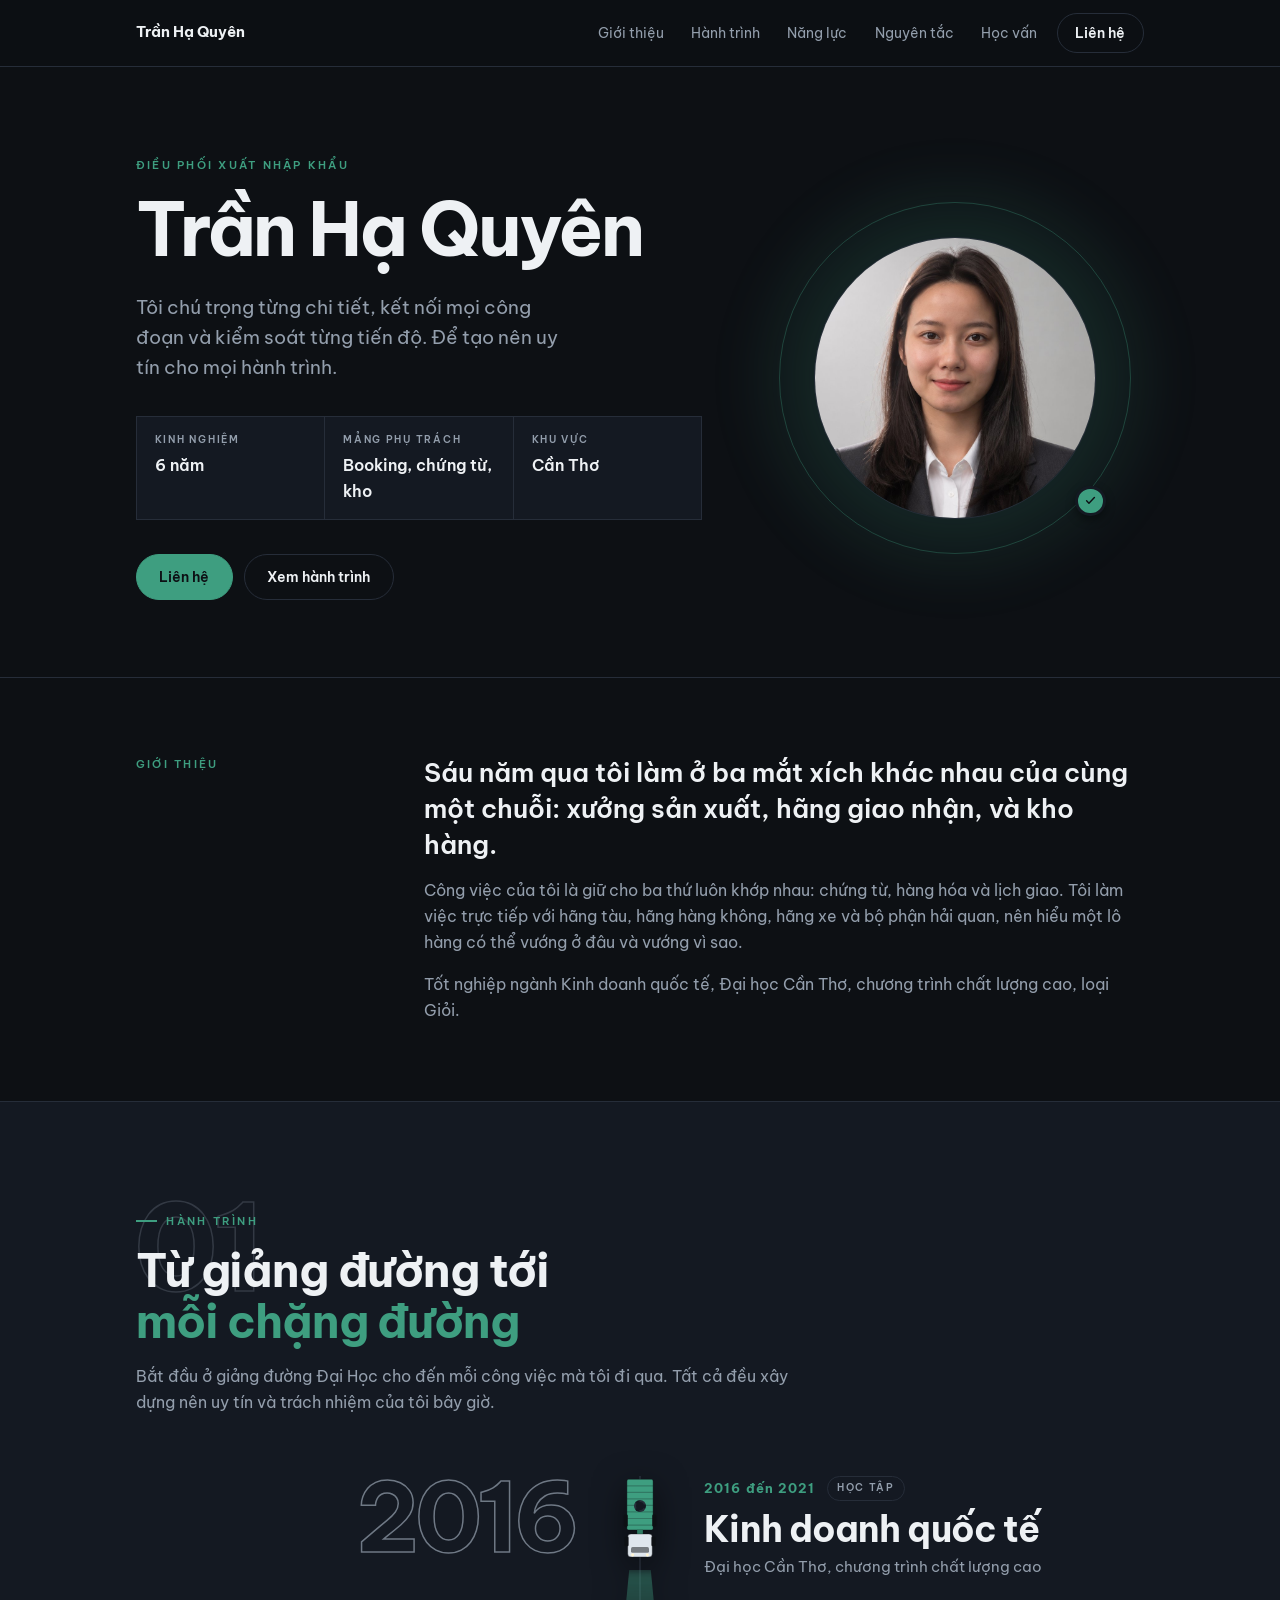
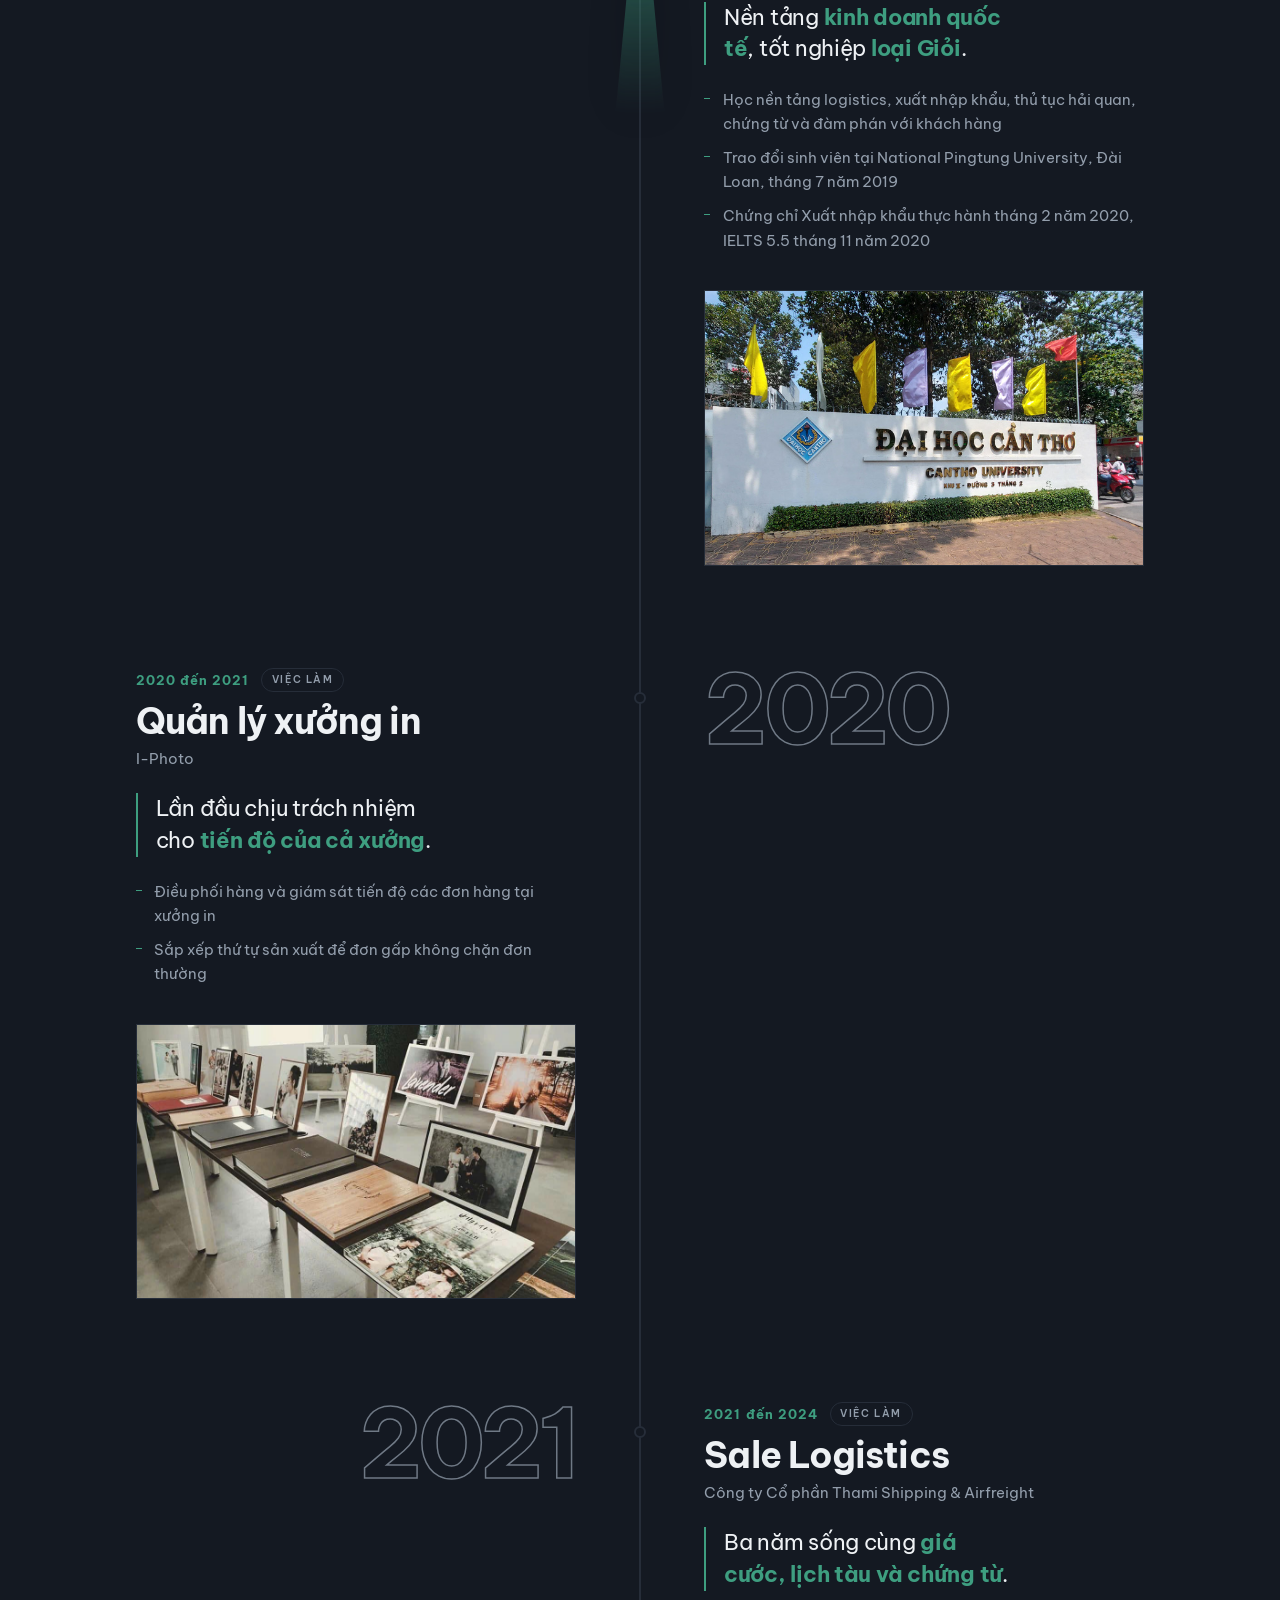
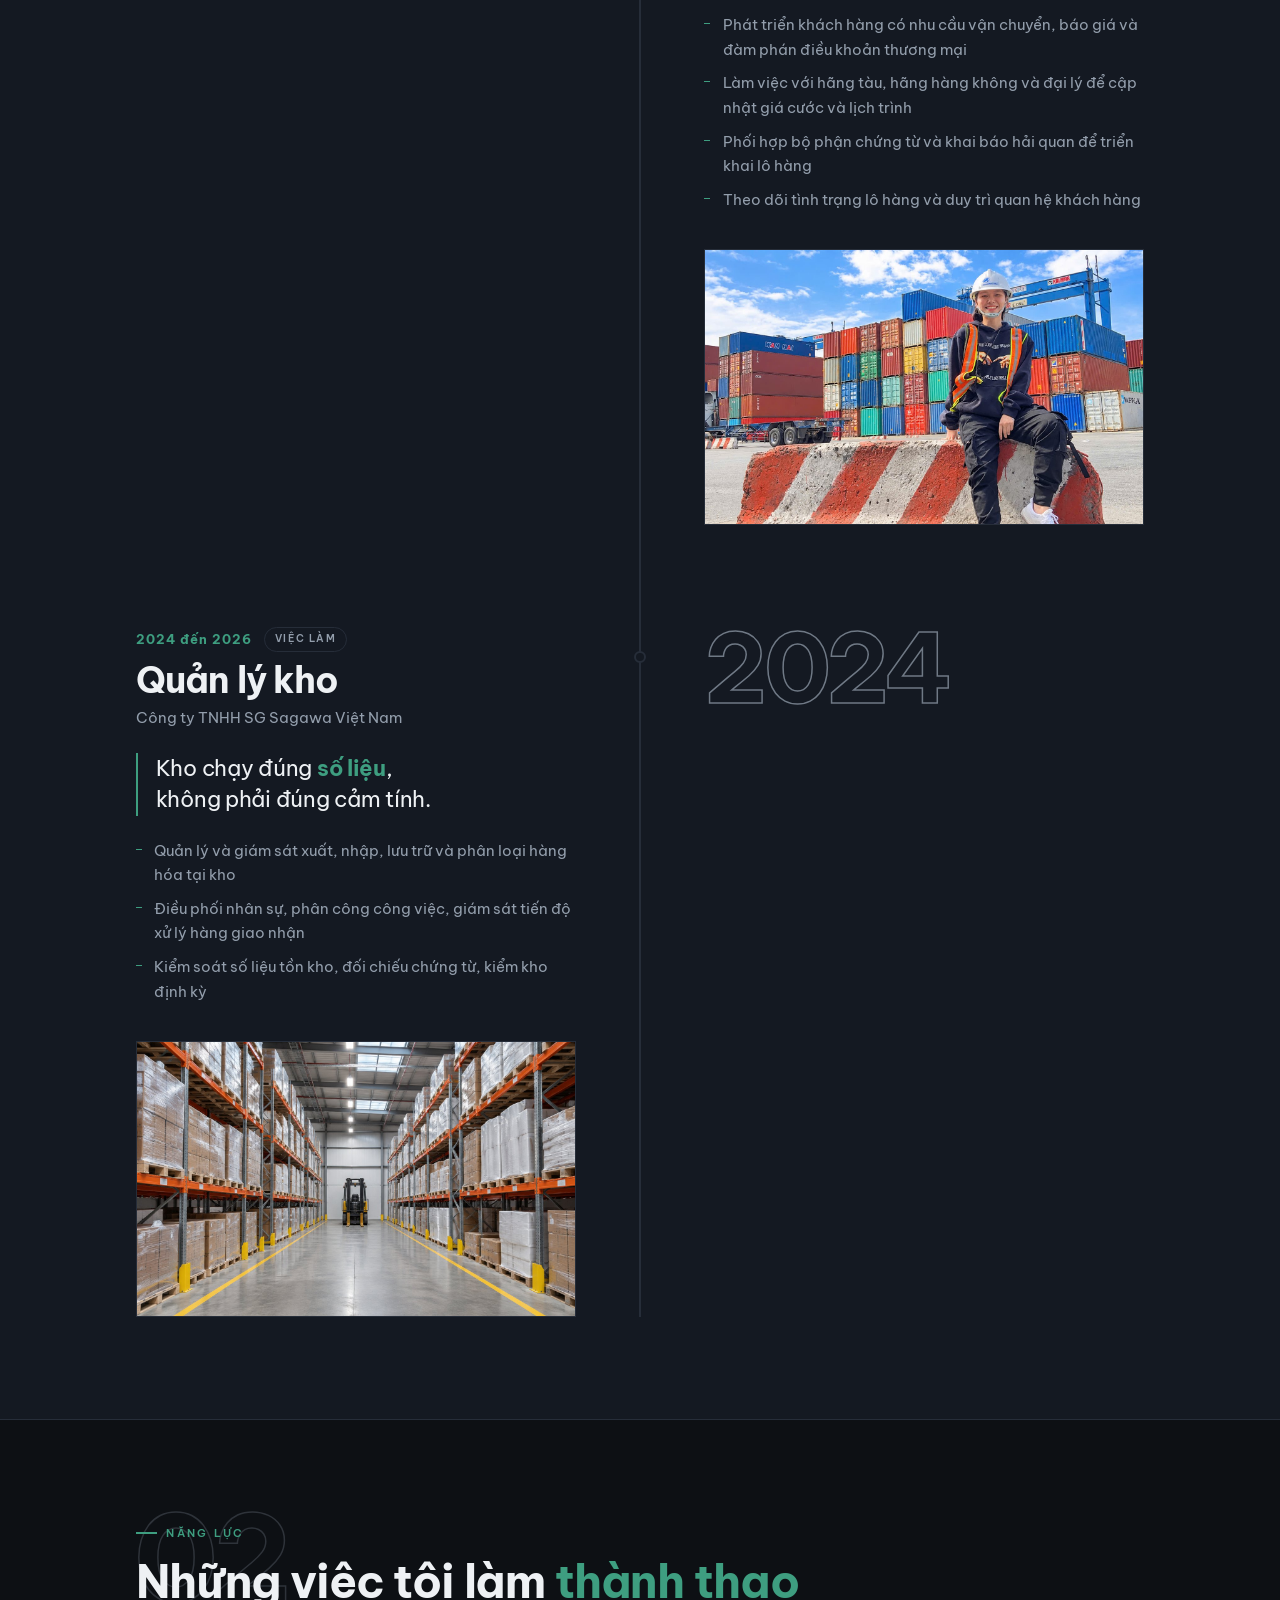
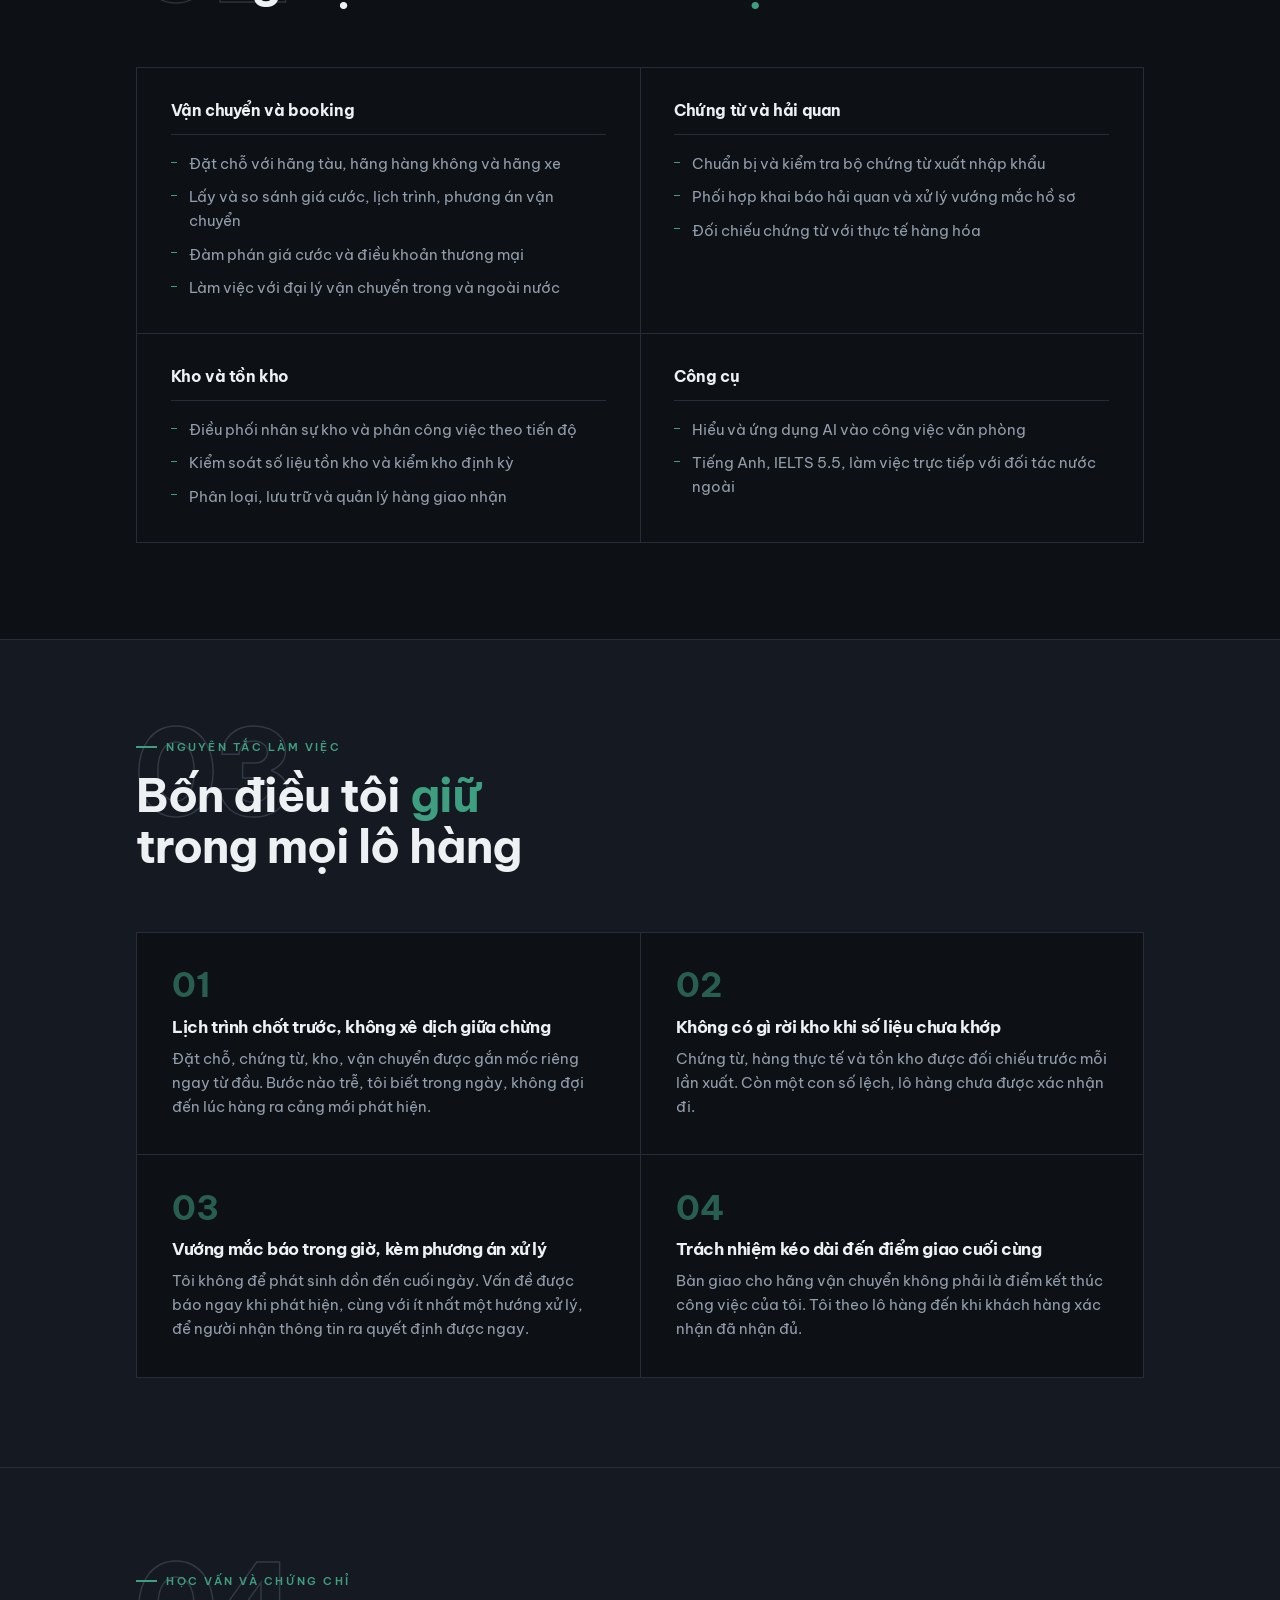
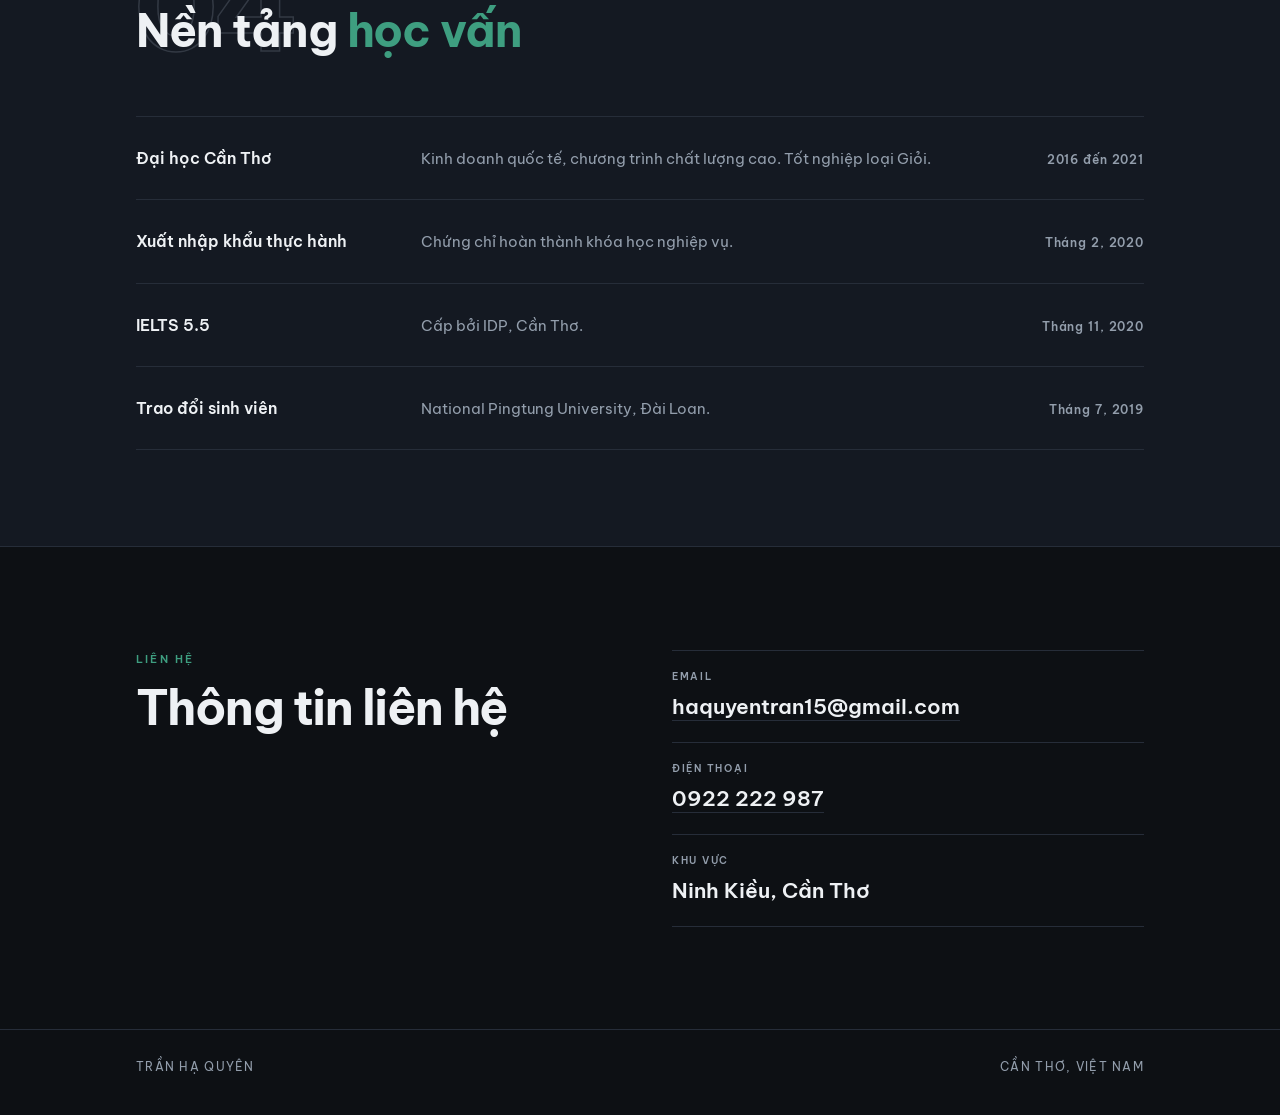
<file: website-timeline/index.html>
<!doctype html>
<html lang="vi">
<head>
<meta charset="utf-8">
<meta name="viewport" content="width=device-width, initial-scale=1">
<title>Trần Hạ Quyên, điều phối xuất nhập khẩu</title>
<meta name="description" content="Sáu năm điều phối vận hành: xuất nhập khẩu, kho và sản xuất. Đặt chỗ hãng tàu và hãng xe, chứng từ, hải quan, tồn kho và tiến độ giao hàng.">
<link rel="icon" href="favicon.svg">
<meta property="og:type" content="profile">
<meta property="og:title" content="Trần Hạ Quyên">
<meta property="og:description" content="Sáu năm điều phối vận hành: xuất nhập khẩu, kho và sản xuất.">
<meta property="og:url" content="https://ncaothuyanh.github.io/portfolio-tran-ha-quyen/website-timeline/">
<meta property="og:image" content="https://ncaothuyanh.github.io/portfolio-tran-ha-quyen/website-timeline/assets/og.jpg">
<meta name="twitter:card" content="summary_large_image">
<meta name="twitter:image" content="https://ncaothuyanh.github.io/portfolio-tran-ha-quyen/website-timeline/assets/og.jpg">
<link rel="preload" href="fonts/BeVietnamPro-400.ttf" as="font" type="font/ttf" crossorigin>
<link rel="preload" href="fonts/BeVietnamPro-700.ttf" as="font" type="font/ttf" crossorigin>
<link rel="stylesheet" href="styles.css">
</head>
<body>

<header class="bar">
  <div class="wrap bar__in">
    <a class="bar__mark" href="#top">Trần Hạ Quyên</a>
    <nav class="bar__nav" aria-label="Mục lục">
      <a href="#gioi-thieu">Giới thiệu</a>
      <a href="#hanh-trinh">Hành trình</a>
      <a href="#nang-luc">Năng lực</a>
      <a href="#nguyen-tac">Nguyên tắc</a>
      <a href="#hoc-van">Học vấn</a>
    </nav>
    <a class="btn bar__cta" href="#lien-he">Liên hệ</a>
  </div>
</header>

<main id="top">

  <section class="hero">
    <div class="wrap hero__in">
      <div class="hero__text">
        <p class="eyebrow">Điều phối xuất nhập khẩu</p>
        <h1 class="hero__name">Trần Hạ Quyên</h1>
        <p class="hero__line">Tôi chú trọng từng chi tiết, kết nối mọi công đoạn và kiểm soát từng tiến độ. Để tạo nên uy tín cho mọi hành trình.</p>
        <dl class="quick">
          <div><dt>Kinh nghiệm</dt><dd>6 năm</dd></div>
          <div><dt>Mảng phụ trách</dt><dd>Booking, chứng từ, kho</dd></div>
          <div><dt>Khu vực</dt><dd>Cần Thơ</dd></div>
        </dl>
        <div class="hero__cta">
          <a class="btn btn--solid" href="#lien-he">Liên hệ</a>
          <a class="btn" href="#hanh-trinh">Xem hành trình</a>
        </div>
      </div>
      <figure class="hero__fig">
        <span class="hero__stage">
          <span class="hero__halo" aria-hidden="true"></span>
          <span class="hero__ring" aria-hidden="true"></span>
          <span class="hero__arc" aria-hidden="true"></span>
          <span class="hero__photo">
            <img src="assets/headshot.jpg" alt="Chân dung Trần Hạ Quyên" width="900" height="1195" fetchpriority="high" decoding="async">
          </span>
          <span class="hero__badge" aria-hidden="true">
            <svg viewBox="0 0 20 20" width="13" height="13"><path d="M4 10.5l3.6 3.6L16 5.3" fill="none" stroke="currentColor" stroke-width="2.2" stroke-linecap="round" stroke-linejoin="round"/></svg>
          </span>
        </span>
      </figure>
    </div>
  </section>

  <!-- 1. Gioi thieu -->
  <section class="intro" id="gioi-thieu">
    <div class="wrap intro__grid">
      <p class="eyebrow">Giới thiệu</p>
      <div class="intro__body">
        <p class="lede">Sáu năm qua tôi làm ở ba mắt xích khác nhau của cùng một chuỗi: xưởng sản xuất, hãng giao nhận, và kho hàng.</p>
        <p>Công việc của tôi là giữ cho ba thứ luôn khớp nhau: chứng từ, hàng hóa và lịch giao. Tôi làm việc trực tiếp với hãng tàu, hãng hàng không, hãng xe và bộ phận hải quan, nên hiểu một lô hàng có thể vướng ở đâu và vướng vì sao.</p>
        <p>Tốt nghiệp ngành Kinh doanh quốc tế, Đại học Cần Thơ, chương trình chất lượng cao, loại Giỏi.</p>
      </div>
    </div>
  </section>

  <!-- 2. Hanh trinh -->
  <section class="tl" id="hanh-trinh">
    <div class="wrap">
      <div class="head">
        <p class="eyebrow">Hành trình</p>
        <h2>Từ giảng đường tới <span class="hl">mỗi chặng đường</span></h2>
        <p class="head__note">Bắt đầu ở giảng đường Đại Học cho đến mỗi công việc mà tôi đi qua. Tất cả đều xây dựng nên uy tín và trách nhiệm của tôi bây giờ.</p>
      </div>

      <div class="tl__grid">
        <div class="tl__rail" aria-hidden="true">
          <div class="tl__track"></div>
          <div class="tl__fill"></div>
          <div class="tl__car">
            <svg viewBox="0 0 44 104" width="36" height="85" aria-hidden="true">
              <rect x="6" y="4" width="32" height="62" rx="2" fill="#3e9e80"/>
              <g stroke="#0d1014" stroke-opacity=".26" stroke-width="1.5">
                <path d="M6 12h32M6 20h32M6 28h32M6 36h32M6 44h32M6 52h32M6 60h32"/>
              </g>
              <rect x="6" y="4" width="32" height="62" rx="2" fill="none" stroke="#0d1014" stroke-opacity=".45"/>
              <rect x="2" y="47" width="5" height="15" rx="1.6" fill="#0d1014"/>
              <rect x="37" y="47" width="5" height="15" rx="1.6" fill="#0d1014"/>
              <rect x="18.5" y="65" width="7" height="6" fill="#2e7a62"/>
              <rect x="7" y="71" width="30" height="28" rx="4" fill="#dfe6ed"/>
              <rect x="7" y="71" width="30" height="28" rx="4" fill="none" stroke="#0d1014" stroke-opacity=".4"/>
              <rect x="11" y="87" width="22" height="7" rx="2" fill="#0d1014" fill-opacity=".5"/>
              <rect x="3" y="74" width="5" height="12" rx="1.6" fill="#0d1014"/>
              <rect x="36" y="74" width="5" height="12" rx="1.6" fill="#0d1014"/>
              <circle cx="13" cy="96.5" r="1.9" fill="#fff4d2"/>
              <circle cx="31" cy="96.5" r="1.9" fill="#fff4d2"/>
            </svg>
            <span class="tl__beam" aria-hidden="true"></span>
          </div>
        </div>
        <ol class="tl__list">
          <li class="stop stop--study" data-stop>
            <span class="stop__dot" aria-hidden="true"></span>
            <span class="stop__year" aria-hidden="true">2016</span>
            <div class="stop__body">
              <p class="stop__when">2016 đến 2021<span class="stop__tag">Học tập</span></p>
              <h3 class="stop__role">Kinh doanh quốc tế</h3>
              <p class="stop__org">Đại học Cần Thơ, chương trình chất lượng cao</p>
              <p class="stop__lead">Nền tảng <b>kinh doanh quốc tế</b>, tốt nghiệp <b>loại Giỏi</b>.</p>
              <ul class="stop__what">
                <li>Học nền tảng logistics, xuất nhập khẩu, thủ tục hải quan, chứng từ và đàm phán với khách hàng</li>
                <li>Trao đổi sinh viên tại National Pingtung University, Đài Loan, tháng 7 năm 2019</li>
                <li>Chứng chỉ Xuất nhập khẩu thực hành tháng 2 năm 2020, IELTS 5.5 tháng 11 năm 2020</li>
              </ul>
              <figure class="stop__fig">
                <img src="assets/dhct.png" alt="Trường Đại học Cần Thơ" width="730" height="445" loading="lazy" decoding="async">
              </figure>
            </div>
          </li>
          <li class="stop" data-stop>
            <span class="stop__dot" aria-hidden="true"></span>
            <span class="stop__year" aria-hidden="true">2020</span>
            <div class="stop__body">
              <p class="stop__when">2020 đến 2021<span class="stop__tag">Việc làm</span></p>
              <h3 class="stop__role">Quản lý xưởng in</h3>
              <p class="stop__org">I-Photo</p>
              <p class="stop__lead">Lần đầu chịu trách nhiệm cho <b>tiến độ của cả xưởng</b>.</p>
              <ul class="stop__what">
                <li>Điều phối hàng và giám sát tiến độ các đơn hàng tại xưởng in</li>
                <li>Sắp xếp thứ tự sản xuất để đơn gấp không chặn đơn thường</li>
              </ul>
              <figure class="stop__fig">
                <img src="assets/era-2020.jpg" alt="Các mẫu album và khung ảnh cưới trưng bày tại xưởng in" width="960" height="720" loading="lazy" decoding="async">
              </figure>
            </div>
          </li>
          <li class="stop" data-stop>
            <span class="stop__dot" aria-hidden="true"></span>
            <span class="stop__year" aria-hidden="true">2021</span>
            <div class="stop__body">
              <p class="stop__when">2021 đến 2024<span class="stop__tag">Việc làm</span></p>
              <h3 class="stop__role">Sale Logistics</h3>
              <p class="stop__org">Công ty Cổ phần Thami Shipping &amp; Airfreight</p>
              <p class="stop__lead">Ba năm sống cùng <b>giá cước, lịch tàu và chứng từ</b>.</p>
              <ul class="stop__what">
                <li>Phát triển khách hàng có nhu cầu vận chuyển, báo giá và đàm phán điều khoản thương mại</li>
                <li>Làm việc với hãng tàu, hãng hàng không và đại lý để cập nhật giá cước và lịch trình</li>
                <li>Phối hợp bộ phận chứng từ và khai báo hải quan để triển khai lô hàng</li>
                <li>Theo dõi tình trạng lô hàng và duy trì quan hệ khách hàng</li>
              </ul>
              <figure class="stop__fig">
                <img src="assets/era-2021.jpg" alt="Trần Hạ Quyên giám sát thực tế tại bãi container, mặc đồ bảo hộ" width="1400" height="879" loading="lazy" decoding="async">
              </figure>
            </div>
          </li>
          <li class="stop" data-stop>
            <span class="stop__dot" aria-hidden="true"></span>
            <span class="stop__year" aria-hidden="true">2024</span>
            <div class="stop__body">
              <p class="stop__when">2024 đến 2026<span class="stop__tag">Việc làm</span></p>
              <h3 class="stop__role">Quản lý kho</h3>
              <p class="stop__org">Công ty TNHH SG Sagawa Việt Nam</p>
              <p class="stop__lead">Kho chạy đúng <b>số liệu</b>, không phải đúng cảm tính.</p>
              <ul class="stop__what">
                <li>Quản lý và giám sát xuất, nhập, lưu trữ và phân loại hàng hóa tại kho</li>
                <li>Điều phối nhân sự, phân công công việc, giám sát tiến độ xử lý hàng giao nhận</li>
                <li>Kiểm soát số liệu tồn kho, đối chiếu chứng từ, kiểm kho định kỳ</li>
              </ul>
              <figure class="stop__fig">
                <img src="assets/era-2024.jpg" alt="Lòng kho hiện đại với giá kệ cao và xe nâng" width="1400" height="1055" loading="lazy" decoding="async">
              </figure>
            </div>
          </li>
        </ol>
      </div>
    </div>
  </section>

  <!-- 3. Nang luc -->
  <section class="cap" id="nang-luc">
    <div class="wrap">
      <div class="head">
        <p class="eyebrow">Năng lực</p>
        <h2>Những việc tôi làm <span class="hl">thành thạo</span></h2>
      </div>
      <div class="cap__cols">
        <div class="cap__col">
          <h3>Vận chuyển và booking</h3>
          <ul>
            <li>Đặt chỗ với hãng tàu, hãng hàng không và hãng xe</li>
            <li>Lấy và so sánh giá cước, lịch trình, phương án vận chuyển</li>
            <li>Đàm phán giá cước và điều khoản thương mại</li>
            <li>Làm việc với đại lý vận chuyển trong và ngoài nước</li>
          </ul>
        </div>
        <div class="cap__col">
          <h3>Chứng từ và hải quan</h3>
          <ul>
            <li>Chuẩn bị và kiểm tra bộ chứng từ xuất nhập khẩu</li>
            <li>Phối hợp khai báo hải quan và xử lý vướng mắc hồ sơ</li>
            <li>Đối chiếu chứng từ với thực tế hàng hóa</li>
          </ul>
        </div>
        <div class="cap__col">
          <h3>Kho và tồn kho</h3>
          <ul>
            <li>Điều phối nhân sự kho và phân công việc theo tiến độ</li>
            <li>Kiểm soát số liệu tồn kho và kiểm kho định kỳ</li>
            <li>Phân loại, lưu trữ và quản lý hàng giao nhận</li>
          </ul>
        </div>
        <div class="cap__col">
          <h3>Công cụ</h3>
          <ul>
            <li>Hiểu và ứng dụng AI vào công việc văn phòng</li>
            <li>Tiếng Anh, IELTS 5.5, làm việc trực tiếp với đối tác nước ngoài</li>
          </ul>
        </div>
      </div>
    </div>
  </section>

  <!-- 4. Nguyen tac lam viec -->
  <section class="rules" id="nguyen-tac">
    <div class="wrap">
      <div class="head">
        <p class="eyebrow">Nguyên tắc làm việc</p>
        <h2>Bốn điều tôi <span class="hl">giữ</span> trong mọi lô hàng</h2>
      </div>
      <ol class="rules__list">
        <li class="rule">
          <span class="rule__n" aria-hidden="true">01</span>
          <h3>Lịch trình chốt trước, không xê dịch giữa chừng</h3>
          <p>Đặt chỗ, chứng từ, kho, vận chuyển được gắn mốc riêng ngay từ đầu. Bước nào trễ, tôi biết trong ngày, không đợi đến lúc hàng ra cảng mới phát hiện.</p>
        </li>
        <li class="rule">
          <span class="rule__n" aria-hidden="true">02</span>
          <h3>Không có gì rời kho khi số liệu chưa khớp</h3>
          <p>Chứng từ, hàng thực tế và tồn kho được đối chiếu trước mỗi lần xuất. Còn một con số lệch, lô hàng chưa được xác nhận đi.</p>
        </li>
        <li class="rule">
          <span class="rule__n" aria-hidden="true">03</span>
          <h3>Vướng mắc báo trong giờ, kèm phương án xử lý</h3>
          <p>Tôi không để phát sinh dồn đến cuối ngày. Vấn đề được báo ngay khi phát hiện, cùng với ít nhất một hướng xử lý, để người nhận thông tin ra quyết định được ngay.</p>
        </li>
        <li class="rule">
          <span class="rule__n" aria-hidden="true">04</span>
          <h3>Trách nhiệm kéo dài đến điểm giao cuối cùng</h3>
          <p>Bàn giao cho hãng vận chuyển không phải là điểm kết thúc công việc của tôi. Tôi theo lô hàng đến khi khách hàng xác nhận đã nhận đủ.</p>
        </li>
      </ol>
    </div>
  </section>

  <!-- 5. Hoc van va chung chi -->
  <section class="edu" id="hoc-van">
    <div class="wrap">
      <div class="head">
        <p class="eyebrow">Học vấn và chứng chỉ</p>
        <h2>Nền tảng <span class="hl">học vấn</span></h2>
      </div>
      <dl class="edu__list">
        <div class="edu__row">
          <dt>Đại học Cần Thơ</dt>
          <dd>Kinh doanh quốc tế, chương trình chất lượng cao. Tốt nghiệp loại Giỏi.</dd>
          <div class="edu__when">2016 đến 2021</div>
        </div>
        <div class="edu__row">
          <dt>Xuất nhập khẩu thực hành</dt>
          <dd>Chứng chỉ hoàn thành khóa học nghiệp vụ.</dd>
          <div class="edu__when">Tháng 2, 2020</div>
        </div>
        <div class="edu__row">
          <dt>IELTS 5.5</dt>
          <dd>Cấp bởi IDP, Cần Thơ.</dd>
          <div class="edu__when">Tháng 11, 2020</div>
        </div>
        <div class="edu__row">
          <dt>Trao đổi sinh viên</dt>
          <dd>National Pingtung University, Đài Loan.</dd>
          <div class="edu__when">Tháng 7, 2019</div>
        </div>
      </dl>
    </div>
  </section>

  <!-- 6. Lien he -->
  <section class="ct" id="lien-he">
    <div class="wrap ct__in">
      <div>
        <p class="eyebrow">Liên hệ</p>
        <h2 class="ct__say">Thông tin liên hệ</h2>
      </div>
      <dl class="ct__rows">
        <div><dt>Email</dt><dd><a href="mailto:haquyentran15@gmail.com">haquyentran15@gmail.com</a></dd></div>
        <div><dt>Điện thoại</dt><dd><a href="tel:+84922222987">0922 222 987</a></dd></div>
        <div><dt>Khu vực</dt><dd>Ninh Kiều, Cần Thơ</dd></div>
      </dl>
    </div>
  </section>

</main>

<footer class="ft">
  <div class="wrap ft__in">
    <p>Trần Hạ Quyên</p>
    <p>Cần Thơ, Việt Nam</p>
  </div>
</footer>

<script src="app.js" defer></script>
</body>
</html>
</file>
<file: portfolio-ha-quyen/styles.css>
/* Tran Ha Quyen, portfolio ban uon luon.
   Mot ho chu duy nhat, nhung san trong thu muc, nen dau tieng Viet khong bao
   gio roi ve font thieu dau. */

@font-face { font-family:"BVP"; src:url("fonts/BeVietnamPro-400.ttf") format("truetype"); font-weight:400; font-style:normal; font-display:swap; }
@font-face { font-family:"BVP"; src:url("fonts/BeVietnamPro-600.ttf") format("truetype"); font-weight:600; font-style:normal; font-display:swap; }
@font-face { font-family:"BVP"; src:url("fonts/BeVietnamPro-700.ttf") format("truetype"); font-weight:700; font-style:normal; font-display:swap; }

:root{
  --ink:#0b0e12; --ink-2:#11161d; --ink-3:#171d26; --line:#242c38;
  --paper:#eef1f5; --dim:#93a0b0;
  --accent:#3e9e80; --accent-2:#5fc7a4; --accent-dim:#2e7a62;
  --page:72rem; --gutter:clamp(1.15rem,4.5vw,3.5rem);
  --font:"BVP",system-ui,-apple-system,"Segoe UI",sans-serif;
}
*,*::before,*::after{box-sizing:border-box}
html{scroll-behavior:smooth;scroll-padding-top:5rem}
body{
  margin:0;background:var(--ink);color:var(--paper);font-family:var(--font);
  font-size:1rem;line-height:1.62;-webkit-font-smoothing:antialiased;overflow-x:hidden;
}
img{display:block;max-width:100%;height:auto}
a{color:inherit}
h1,h2,h3{margin:0;font-weight:700;letter-spacing:-.028em;line-height:1.08;text-wrap:balance}
::selection{background:var(--accent);color:var(--ink)}
.wrap{width:min(var(--page),100%);margin-inline:auto;padding-inline:var(--gutter)}

/* thanh tien do cuon o canh tren */
.scrollbar{position:fixed;inset:0 0 auto 0;height:3px;z-index:60;background:transparent;pointer-events:none}
.scrollbar i{display:block;height:100%;width:100%;transform:scaleX(0);transform-origin:left center;
  background:linear-gradient(90deg,var(--accent-dim),var(--accent-2))}

.eyebrow{margin:0 0 .9rem;color:var(--accent);font-size:.7rem;font-weight:600;letter-spacing:.2em;text-transform:uppercase}
.head{max-width:42rem;margin-bottom:clamp(2.5rem,5vw,3.75rem)}
.head h2{font-size:clamp(1.75rem,3.8vw,2.7rem)}
.head__note{margin:1.1rem 0 0;color:var(--dim)}

/* hien dan khi cuon toi, chi bat khi co JS */
.js .reveal{opacity:0;transform:translateY(26px);transition:opacity .7s cubic-bezier(.22,1,.36,1),transform .7s cubic-bezier(.22,1,.36,1)}
.js .reveal.in{opacity:1;transform:none}

.btn{display:inline-flex;align-items:center;min-height:2.95rem;padding:0 1.45rem;border:1px solid var(--line);
  border-radius:999px;color:var(--paper);font-size:.86rem;font-weight:600;text-decoration:none;
  transition:border-color .2s,background-color .2s,color .2s,transform .18s}
.btn:hover{border-color:var(--accent);color:var(--accent)}
.btn--solid{border-color:var(--accent);background:var(--accent);color:var(--ink)}
.btn--solid:hover{background:var(--accent-2);border-color:var(--accent-2);color:var(--ink)}
.btn:active{transform:translateY(1px) scale(.985)}
.btn:focus-visible{outline:2px solid var(--accent);outline-offset:3px}

.bar{position:sticky;top:0;z-index:50;border-bottom:1px solid var(--line);
  background:color-mix(in srgb,var(--ink) 80%,transparent);backdrop-filter:blur(14px)}
.bar__in{display:flex;min-height:4.1rem;align-items:center;gap:1.25rem}
.bar__mark{display:flex;align-items:center;gap:.55rem;font-size:.92rem;font-weight:700;text-decoration:none;white-space:nowrap}
.bar__mark span{display:grid;place-items:center;width:1.75rem;height:1.75rem;border-radius:50%;
  background:linear-gradient(135deg,var(--accent),var(--accent-dim));color:var(--ink);font-size:.62rem;letter-spacing:.02em}
.bar__nav{display:none;margin-left:auto;gap:1.7rem}
.bar__nav a{position:relative;color:var(--dim);font-size:.85rem;font-weight:500;text-decoration:none;transition:color .2s}
.bar__nav a::after{position:absolute;left:0;bottom:-6px;width:0;height:1px;background:var(--accent);content:"";transition:width .3s cubic-bezier(.22,1,.36,1)}
.bar__nav a:hover{color:var(--accent)}
.bar__nav a:hover::after{width:100%}
.bar__cta{margin-left:auto;min-height:2.5rem;padding:0 1.05rem}
@media (min-width:56rem){.bar__nav{display:flex}.bar__cta{margin-left:0}}

/* ---------- hero ---------- */
.hero{position:relative;padding:clamp(3rem,7vw,6rem) 0 clamp(3.5rem,7vw,6rem);overflow:hidden}
.hero__glow{position:absolute;top:-28%;right:-12%;width:min(46rem,105vw);aspect-ratio:1;border-radius:50%;
  background:radial-gradient(circle,color-mix(in srgb,var(--accent) 24%,transparent) 0%,transparent 66%);
  filter:blur(18px);pointer-events:none}
.hero__in{position:relative;display:grid;gap:clamp(2.5rem,6vw,4.5rem);align-items:center;grid-template-columns:1fr}
.hero__name{font-size:clamp(2.9rem,10.5vw,5.4rem);letter-spacing:-.045em}
.hero__line{max-width:36ch;margin:1.5rem 0 0;color:var(--dim);font-size:clamp(1.02rem,1.5vw,1.14rem)}

.stats{display:grid;gap:1px;margin:2.2rem 0 0;border:1px solid var(--line);background:var(--line);grid-template-columns:repeat(3,1fr)}
.stats>div{padding:.95rem .7rem;background:var(--ink-2)}
.stats dt{color:var(--dim);font-size:.6rem;font-weight:600;letter-spacing:.14em;text-transform:uppercase}
.stats dd{margin:.35rem 0 0;font-size:clamp(1.3rem,3.4vw,1.75rem);font-weight:700;letter-spacing:-.03em;
  background:linear-gradient(135deg,var(--paper),var(--accent-2));-webkit-background-clip:text;background-clip:text;color:transparent}
.hero__cta{display:flex;flex-wrap:wrap;gap:.7rem;margin-top:2.2rem}

/* avatar: mot vong vien tinh, mot anh tron co dinh, nhan chuyen mon xep gon ben duoi */
.avatar{position:relative;margin:0;display:flex;flex-direction:column;align-items:center;
  gap:1.15rem;width:min(21rem,78vw);justify-self:center}
.avatar__stage{position:relative;width:100%;aspect-ratio:1}
.avatar__ring{position:absolute;inset:-5%;border-radius:50%;
  border:1px solid color-mix(in srgb,var(--accent) 40%,transparent);
  box-shadow:0 0 0 1px color-mix(in srgb,var(--accent) 14%,transparent);
  animation:ringGlow 5.5s ease-in-out infinite}
@keyframes ringGlow{
  0%,100%{opacity:.5;box-shadow:0 0 0 1px color-mix(in srgb,var(--accent) 10%,transparent)}
  50%{opacity:.85;box-shadow:0 0 0 1px color-mix(in srgb,var(--accent) 24%,transparent)}
}
.avatar__photo{position:absolute;inset:0;margin:auto;width:86%;aspect-ratio:1;border-radius:50%;overflow:hidden;
  border:1px solid var(--line);box-shadow:0 26px 60px rgb(0 0 0/.55)}
.avatar__photo img{width:100%;height:100%;object-fit:cover;object-position:50% 22%}
.avatar__tags{display:flex;flex-wrap:wrap;justify-content:center;gap:.5rem;margin:0;padding:0}
.avatar__tags span{padding:.4rem .85rem;border:1px solid var(--line);border-radius:999px;
  background:var(--ink-2);color:var(--dim);font-size:.64rem;font-weight:600;letter-spacing:.11em;text-transform:uppercase}
@media (min-width:62rem){
  .hero__in{grid-template-columns:1.1fr .9fr}
  .avatar{width:min(26rem,40vw)}
}

/* ---------- duong uon luon ---------- */
.road{padding:clamp(3.5rem,8vw,6.5rem) 0 clamp(4rem,9vw,7rem);border-top:1px solid var(--line);background:var(--ink-2)}
.road__stage{position:relative;width:min(var(--page),100%);margin-inline:auto;padding-inline:var(--gutter);padding-bottom:clamp(8.5rem,16vw,12rem)}
.road__svg{position:absolute;inset:0;width:100%;height:100%;pointer-events:none;z-index:0}
.road__base{stroke:var(--line);stroke-width:2.2;stroke-linecap:round;vector-effect:non-scaling-stroke}
.road__fill{stroke:url(#g);stroke:var(--accent);stroke-width:2.6;stroke-linecap:round;vector-effect:non-scaling-stroke;
  filter:drop-shadow(0 0 7px color-mix(in srgb,var(--accent) 55%,transparent))}

.truck{position:absolute;top:0;left:0;z-index:2;width:40px;height:95px;margin:-47px 0 0 -20px;
  will-change:transform;filter:drop-shadow(0 10px 18px rgb(0 0 0/.6))}
.truck svg{display:block}

.stops{position:relative;z-index:1;margin:0;padding:0;list-style:none}
.stop{position:relative;padding-bottom:clamp(3rem,7vw,6rem)}
.stop:last-child{padding-bottom:0}
.stop__dot{position:absolute;z-index:3;width:14px;height:14px;margin:-7px 0 0 -7px;border-radius:50%;
  border:2px solid var(--line);background:var(--ink-2);
  transition:border-color .4s,background-color .4s,box-shadow .4s,transform .4s}
.stop.on .stop__dot{border-color:var(--accent);background:var(--accent);transform:scale(1.15);
  box-shadow:0 0 0 7px color-mix(in srgb,var(--accent) 16%,transparent)}
.stop--study .stop__dot{border-style:dashed}
.stop--study.on .stop__dot{border-style:solid;background:var(--ink-2)}

.card{position:relative;padding:clamp(1.3rem,3vw,2rem);border:1px solid var(--line);border-radius:14px;
  background:color-mix(in srgb,var(--ink-3) 88%,transparent);backdrop-filter:blur(6px);
  box-shadow:0 18px 44px rgb(0 0 0/.34);transition:transform .45s cubic-bezier(.22,1,.36,1),border-color .45s}
.card:hover{transform:translateY(-5px);border-color:color-mix(in srgb,var(--accent) 48%,var(--line))}
.card__year{position:absolute;top:-.62em;left:.4rem;transition:color .55s,-webkit-text-stroke-color .55s,filter .55s;font-size:clamp(3.6rem,8.5vw,6.2rem);font-weight:700;
  line-height:1;letter-spacing:-.05em;color:transparent;-webkit-text-stroke:1.5px color-mix(in srgb,var(--dim) 48%,transparent);
  transition:color .55s,-webkit-text-stroke-color .55s;pointer-events:none}
.stop.on .card__year{color:color-mix(in srgb,var(--accent) 22%,transparent);-webkit-text-stroke-color:var(--accent);filter:drop-shadow(0 0 16px color-mix(in srgb,var(--accent) 42%,transparent))}
@supports not (-webkit-text-stroke:1px red){.card__year{color:color-mix(in srgb,var(--dim) 42%,transparent)}}

.card__when{display:flex;flex-wrap:wrap;align-items:center;gap:.7rem;margin:0;color:var(--accent);
  font-size:.78rem;font-weight:700;letter-spacing:.07em}
.tag{padding:.18rem .58rem;border:1px solid var(--line);border-radius:999px;color:var(--dim);
  font-size:.6rem;font-weight:600;letter-spacing:.15em;text-transform:uppercase}
.card__role{margin:.6rem 0 0;font-size:clamp(1.3rem,2.7vw,1.85rem)}
.card__org{margin:.32rem 0 0;color:var(--dim);font-size:.9rem}
.card__lead{margin:1.2rem 0 0;padding-left:1rem;border-left:2px solid var(--accent);
  font-size:clamp(1rem,1.9vw,1.22rem);line-height:1.45}
.card__lead b{font-weight:700;color:var(--accent)}
.card__what{margin:1.2rem 0 0;padding:0;list-style:none}
.card__what li{position:relative;padding-left:1.1rem;color:var(--dim);font-size:.91rem;line-height:1.62}
.card__what li+li{margin-top:.5rem}
.card__what li::before{position:absolute;top:.66em;left:0;width:6px;height:1px;background:var(--accent);content:""}
.card__fig{margin:1.35rem 0 0;overflow:hidden;border-radius:10px;border:1px solid var(--line)}
.card__fig img{width:100%;aspect-ratio:16/10;object-fit:cover;transition:transform .8s cubic-bezier(.22,1,.36,1)}
.card:hover .card__fig img{transform:scale(1.04)}
.card__fig figcaption{padding:.55rem .7rem;border-top:1px solid var(--line);color:var(--dim);font-size:.66rem;line-height:1.5}
.card__fig figcaption a{color:var(--dim);text-decoration:underline;text-underline-offset:2px}
.card__fig figcaption a:hover{color:var(--accent)}

/* dien thoai: duong chay sat le trai, the day du be ngang con lai */
.stop{padding-left:4.2rem}
.stop__dot{left:1.15rem}
/* desktop: the so le hai ben duong */
@media (min-width:64rem){
  .stop{padding-left:0}
  .stop__dot{left:50%}
  .card{width:min(calc(44% - 1rem),29rem)}
  .stop:nth-child(even) .card{margin-left:auto}
}

/* ---------- nang luc ---------- */
.cap{padding:clamp(3.5rem,8vw,6rem) 0;border-top:1px solid var(--line)}
.cap__grid{display:grid;gap:1rem;grid-template-columns:1fr}
.cap__col{padding:clamp(1.6rem,3vw,2.2rem);border:1px solid var(--line);border-radius:14px;background:var(--ink-2);
  transition:transform .45s cubic-bezier(.22,1,.36,1),border-color .45s}
.cap__col:hover{transform:translateY(-4px);border-color:color-mix(in srgb,var(--accent) 45%,var(--line))}
.cap__col h3{padding-bottom:.85rem;border-bottom:1px solid var(--line);font-size:1rem}
.cap__col ul{margin:1rem 0 0;padding:0;list-style:none}
.cap__col li{position:relative;padding-left:1.1rem;color:var(--dim);font-size:.9rem;line-height:1.6}
.cap__col li+li{margin-top:.55rem}
.cap__col li::before{position:absolute;top:.64em;left:0;width:6px;height:1px;background:var(--accent);content:""}
@media (min-width:48rem){.cap__grid{grid-template-columns:repeat(2,1fr)}}

/* ---------- lien he ---------- */
.ct{position:relative;padding:clamp(3.5rem,8vw,6.5rem) 0;border-top:1px solid var(--line);
  background:radial-gradient(120% 90% at 80% 0%,color-mix(in srgb,var(--accent) 12%,transparent) 0%,transparent 60%)}
.ct__in{display:grid;gap:clamp(2rem,5vw,4rem);align-items:start;grid-template-columns:1fr}
.ct__say{max-width:16ch;font-size:clamp(1.85rem,4.6vw,3rem);letter-spacing:-.034em}
.ct__rows{margin:0;border-top:1px solid var(--line)}
.ct__rows>div{display:grid;gap:.25rem;padding:1.15rem 0;border-bottom:1px solid var(--line)}
.ct__rows dt{color:var(--dim);font-size:.62rem;font-weight:600;letter-spacing:.16em;text-transform:uppercase}
.ct__rows dd{margin:0;font-size:clamp(1.02rem,2vw,1.3rem);font-weight:600}
.ct__rows a{border-bottom:1px solid var(--line);text-decoration:none;transition:border-color .2s,color .2s}
.ct__rows a:hover{border-bottom-color:var(--accent);color:var(--accent)}
.ct__rows a:focus-visible{outline:2px solid var(--accent);outline-offset:3px}
@media (min-width:60rem){.ct__in{grid-template-columns:1fr 1fr}}

.ft{padding:1.7rem 0 2.4rem;border-top:1px solid var(--line)}
.ft__in{display:flex;flex-wrap:wrap;gap:.4rem 1.5rem;justify-content:space-between}
.ft p{margin:0;color:var(--dim);font-size:.72rem;letter-spacing:.11em;text-transform:uppercase}

@media (prefers-reduced-motion:reduce){
  html{scroll-behavior:auto}
  .js .reveal{opacity:1;transform:none;transition:none}
  .avatar__ring{animation:none}
  .truck{display:none}
  .btn,.card,.cap__col,.card__fig img,.stop__dot,.card__year,.ct__rows a,.bar__nav a::after{transition:none}
  .stop .stop__dot{border-color:var(--accent);background:var(--accent)}
}


/* ---------- diem nhan cho muc nang luc ---------- */
.cap__col{position:relative;overflow:hidden}
.cap__col::before{position:absolute;top:0;left:0;height:2px;width:0;content:"";
  background:linear-gradient(90deg,var(--accent),var(--accent-2));transition:width .55s cubic-bezier(.22,1,.36,1)}
.cap__col:hover::before,.cap__col:focus-within::before{width:100%}
.cap__n{position:absolute;top:-.3em;right:.35rem;z-index:0;
  font-size:clamp(3.2rem,7vw,5rem);font-weight:700;line-height:1;letter-spacing:-.05em;
  color:transparent;-webkit-text-stroke:1.5px color-mix(in srgb,var(--dim) 42%,transparent);
  transition:color .5s,-webkit-text-stroke-color .5s,filter .5s,transform .6s cubic-bezier(.22,1,.36,1);
  pointer-events:none}
.cap__col:hover .cap__n{color:color-mix(in srgb,var(--accent) 20%,transparent);
  -webkit-text-stroke-color:var(--accent);transform:translateY(-4px) scale(1.04);
  filter:drop-shadow(0 0 18px color-mix(in srgb,var(--accent) 45%,transparent))}
@supports not (-webkit-text-stroke:1px red){.cap__n{color:color-mix(in srgb,var(--dim) 36%,transparent)}}
.cap__col li{transition:color .3s,transform .3s cubic-bezier(.22,1,.36,1)}
.cap__col li::before{transition:width .3s cubic-bezier(.22,1,.36,1)}
.cap__col:hover li{color:color-mix(in srgb,var(--paper) 82%,var(--dim))}
.cap__col:hover li::before{width:12px}
.js .cap__col.reveal{transition-delay:var(--d,0ms)}
.cap__col:nth-child(1){--d:0ms}
.cap__col:nth-child(2){--d:90ms}
.cap__col:nth-child(3){--d:180ms}
.cap__col:nth-child(4){--d:270ms}

@media (prefers-reduced-motion:reduce){
  .cap__col::before,.cap__n,.cap__col li,.cap__col li::before{transition:none}
  .js .cap__col.reveal{transition-delay:0ms}
  .depot{display:none}
}

/* ---------- den xe chieu sang phia truoc ---------- */
.truck__beam{position:absolute;left:50%;top:86%;width:132px;height:170px;margin-left:-66px;
  background:radial-gradient(ellipse 58% 100% at 50% 0%,
    color-mix(in srgb,#fff4d2 34%,transparent) 0%,
    color-mix(in srgb,#fff4d2 13%,transparent) 42%,
    transparent 74%);
  clip-path:polygon(40% 0%,60% 0%,100% 100%,0% 100%);
  filter:blur(3px);opacity:.85;pointer-events:none}

/* ---------- bai do container cuoi duong ---------- */
.depot{position:absolute;z-index:1;transform:translate(-50%,-50%);pointer-events:none}
.depot__bays{display:grid;grid-template-columns:auto 58px auto;align-items:center;gap:.6rem;
  padding:.9rem 1rem;border:1px dashed color-mix(in srgb,var(--dim) 32%,transparent);border-radius:12px;
  background:color-mix(in srgb,var(--ink-3) 52%,transparent)}
.depot__side{display:grid;gap:.4rem;justify-items:center}
.depot__cont{opacity:var(--o,.35)}
.depot__lane{width:46px;height:88px;border-radius:4px;
  border:1px dashed color-mix(in srgb,var(--accent) 48%,transparent);
  background:repeating-linear-gradient(180deg,
    color-mix(in srgb,var(--accent) 16%,transparent) 0 10px,
    transparent 10px 20px);
  transition:border-color .5s,background .5s}
.depot.on .depot__lane{border-color:color-mix(in srgb,var(--accent) 20%,transparent);background:transparent}

/* ---------- den roi theo con tro cho muc nang luc ---------- */
.cap__col::after{position:absolute;inset:0;content:"";opacity:0;pointer-events:none;
  background:radial-gradient(260px circle at var(--mx,50%) var(--my,50%),
    color-mix(in srgb,var(--accent) 14%,transparent) 0%,transparent 68%);
  transition:opacity .4s}
.cap__col:hover::after{opacity:1}
.cap__col>*{position:relative;z-index:1}

@media (prefers-reduced-motion:reduce){
  .truck__beam{display:none}
  .cap__col::after{display:none}
  .depot__lane{transition:none}
}
</file>
<file: portfolio/styles.css>
/* Tran Ha Quyen, ho so nang luc.
   Hai ho chu deu nhung san trong thu muc, da kiem tra du dau tieng Viet.
   Tham my den tu chu, khoang trang va nhip luoi, khong tu hieu ung. */

@font-face{font-family:"Corm";src:url("fonts/Cormorant.ttf") format("truetype");font-weight:300 700;font-style:normal;font-display:swap}
/* Font nay khong co ban nghieng that. Cam trinh duyet tu bia, vi phep xo
   nghieng lam dau tieng Viet lech khoi chu. */
[class*="hero__name"],[class*="hero__name"] *{font-synthesis:none}
@font-face{font-family:"BVP";src:url("fonts/BeVietnamPro-400.ttf") format("truetype");font-weight:400;font-display:swap}
@font-face{font-family:"BVP";src:url("fonts/BeVietnamPro-600.ttf") format("truetype");font-weight:600;font-display:swap}
@font-face{font-family:"BVP";src:url("fonts/BeVietnamPro-700.ttf") format("truetype");font-weight:700;font-display:swap}

:root{
  --paper:#fbfaf7;        /* giay am */
  --paper-2:#f4f1ea;      /* mang nhan */
  --line:#e3ded4;
  --rule:#cfc8ba;
  --ink:#161a1d;
  --ink-2:#5d574e;        /* chu phu, am xam */
  --navy:#1b3a5c;         /* mau nhan duy nhat */
  --navy-soft:#eaeff5;
  --page:68rem;
  --gut:clamp(1.25rem,5vw,4rem);
  --serif:"Corm",Georgia,"Times New Roman",serif;
  --sans:"BVP",system-ui,-apple-system,"Segoe UI",sans-serif;
}
*,*::before,*::after{box-sizing:border-box}
html{scroll-behavior:smooth;scroll-padding-top:4.5rem}
body{margin:0;background:var(--paper);color:var(--ink);font-family:var(--sans);
  font-size:1rem;line-height:1.68;-webkit-font-smoothing:antialiased;text-rendering:optimizeLegibility}
img{display:block;max-width:100%;height:auto}
a{color:inherit}
h1,h2,h3{margin:0;font-weight:400}
::selection{background:var(--navy);color:#fff}
.wrap{width:min(var(--page),100%);margin-inline:auto;padding-inline:var(--gut)}

/* chi mot chuyen dong duy nhat: noi dung nhich len khi cuon toi */
.js .r{opacity:0;transform:translateY(16px);transition:opacity .8s cubic-bezier(.22,1,.36,1),transform .8s cubic-bezier(.22,1,.36,1)}
.js .r.in{opacity:1;transform:none}

.label{margin:0 0 1.1rem;color:var(--navy);font-size:.68rem;font-weight:600;letter-spacing:.22em;text-transform:uppercase}
.label--light{color:#9db4cd}

.head{max-width:40rem;margin-bottom:clamp(2.5rem,5vw,3.5rem)}
.head h2,.ct__say{font-family:var(--serif);font-weight:500;line-height:1.08;letter-spacing:-.012em;
  font-size:clamp(1.9rem,4.2vw,2.9rem)}

/* ---- thanh dieu huong ---- */
.bar{position:sticky;top:0;z-index:40;border-bottom:1px solid var(--line);
  background:color-mix(in srgb,var(--paper) 86%,transparent);backdrop-filter:blur(10px)}
.bar__in{display:flex;min-height:4rem;align-items:center;gap:1.5rem}
.bar__name{font-family:var(--serif);font-size:1.12rem;font-weight:600;letter-spacing:.01em;text-decoration:none;white-space:nowrap}
.bar__nav{display:none;margin-left:auto;gap:1.9rem}
.bar__nav a{position:relative;color:var(--ink-2);font-size:.84rem;text-decoration:none;transition:color .25s}
.bar__nav a::after{position:absolute;left:0;bottom:-5px;width:0;height:1px;background:var(--navy);content:"";transition:width .35s cubic-bezier(.22,1,.36,1)}
.bar__nav a:hover{color:var(--navy)}
.bar__nav a:hover::after{width:100%}
.bar__cta{margin-left:auto;padding:.5rem .95rem;border:1px solid var(--navy);border-radius:2px;
  color:var(--navy);font-size:.8rem;font-weight:600;text-decoration:none;transition:background-color .25s,color .25s}
.bar__cta:hover{background:var(--navy);color:#fff}
@media (min-width:58rem){.bar__nav{display:flex}.bar__cta{margin-left:0}}

/* ---- nut ---- */
.btn{display:inline-flex;align-items:center;min-height:2.9rem;padding:0 1.5rem;border:1px solid var(--rule);
  border-radius:2px;font-size:.86rem;font-weight:600;text-decoration:none;transition:border-color .25s,background-color .25s,color .25s,transform .15s}
.btn:hover{border-color:var(--navy);color:var(--navy)}
.btn--fill{border-color:var(--navy);background:var(--navy);color:#fff}
.btn--fill:hover{background:#142c47;border-color:#142c47;color:#fff}
.btn:active{transform:translateY(1px)}
.btn:focus-visible{outline:2px solid var(--navy);outline-offset:3px}

/* ---- 01 mo dau ---- */
.hero{padding:clamp(3rem,7vw,5.5rem) 0 clamp(3rem,6vw,4.5rem)}
.hero__grid{display:grid;gap:clamp(2.25rem,5vw,4rem);align-items:end;grid-template-columns:1fr}
.hero__name{font-family:var(--serif);font-size:clamp(3.2rem,11vw,6rem);font-weight:500;line-height:.94;letter-spacing:-.022em}
.hero__name em{font-style:normal;font-weight:300;letter-spacing:.004em}
.hero__role{margin:1.5rem 0 0;font-size:clamp(1rem,1.5vw,1.1rem);font-weight:600}
.hero__say{max-width:38ch;margin:.9rem 0 0;color:var(--ink-2);font-size:1rem}
.facts{display:grid;gap:0;margin:2.1rem 0 0;border-top:1px solid var(--line);grid-template-columns:repeat(3,1fr)}
.facts>div{padding:.95rem .9rem .95rem 0}
.facts>div+div{border-left:1px solid var(--line);padding-left:.9rem}
.facts dt{color:var(--ink-2);font-size:.62rem;font-weight:600;letter-spacing:.16em;text-transform:uppercase}
.facts dd{margin:.3rem 0 0;font-family:var(--serif);font-size:1.5rem;font-weight:600;line-height:1}
.hero__act{display:flex;flex-wrap:wrap;gap:.7rem;margin-top:2rem}
.hero__fig{position:relative;margin:0;order:-1}
.hero__fig::before{position:absolute;inset:auto auto -14px -14px;width:52%;height:58%;
  border-left:1px solid var(--rule);border-bottom:1px solid var(--rule);content:"";pointer-events:none}
.hero__fig img{position:relative;z-index:1;width:100%;filter:saturate(.95) contrast(1.03)}
@media (min-width:60rem){
  .hero__grid{grid-template-columns:1.18fr .82fr}
  .hero__fig{order:0}
}

/* ---- 02 gioi thieu ---- */
.intro{padding:clamp(3rem,6vw,5rem) 0;border-top:1px solid var(--line)}
.intro__grid{display:grid;gap:1rem clamp(2rem,5vw,4rem);grid-template-columns:1fr}
.intro__body p{margin:0 0 1rem;color:var(--ink-2)}
.intro__body p:last-child{margin-bottom:0}
.lede{font-family:var(--serif);font-size:clamp(1.3rem,2.6vw,1.85rem);line-height:1.34;color:var(--ink) !important}
@media (min-width:52rem){.intro__grid{grid-template-columns:14rem 1fr}}

/* ---- 03 nguyen tac ---- */
.rules{padding:clamp(3.5rem,7vw,6rem) 0;border-top:1px solid var(--line);background:var(--paper-2)}
.rules__list{display:grid;gap:1px;margin:0;padding:0;border:1px solid var(--line);background:var(--line);
  grid-template-columns:1fr;list-style:none;counter-reset:none}
.rule{position:relative;padding:clamp(1.5rem,3vw,2.2rem);background:var(--paper)}
.rule__n{display:block;margin-bottom:1rem;font-family:var(--serif);font-size:2.1rem;font-weight:500;
  line-height:1;color:var(--navy);opacity:.42}
.rule h3{font-size:1.06rem;font-weight:600;line-height:1.35}
.rule p{margin:.65rem 0 0;color:var(--ink-2);font-size:.94rem}
@media (min-width:48rem){.rules__list{grid-template-columns:repeat(2,1fr)}}

/* ---- 06 nang luc ---- */
.skill{padding:clamp(3.5rem,7vw,6rem) 0;border-top:1px solid var(--line);background:var(--paper-2)}
.skill__grid{display:grid;gap:1px;border:1px solid var(--line);background:var(--line);grid-template-columns:1fr}
.skill__col{padding:clamp(1.5rem,3vw,2.1rem);background:var(--paper)}
.skill__col h3{padding-bottom:.9rem;border-bottom:1px solid var(--line);font-family:var(--serif);
  font-size:1.2rem;font-weight:600}
.skill__col ul{margin:1.05rem 0 0;padding:0;list-style:none}
.skill__col li{position:relative;padding-left:1.15rem;color:var(--ink-2);font-size:.93rem}
.skill__col li+li{margin-top:.55rem}
.skill__col li::before{position:absolute;top:.72em;left:0;width:7px;height:1px;background:var(--navy);content:""}
@media (min-width:48rem){.skill__grid{grid-template-columns:repeat(2,1fr)}}

/* ---- 08 lien he ---- */
.ct{padding:clamp(3.5rem,7vw,6rem) 0;background:var(--navy);color:#fff}
.ct__grid{display:grid;gap:clamp(2rem,5vw,4rem);align-items:start;grid-template-columns:1fr}
.ct__say{max-width:14ch}
.ct__note{max-width:34ch;margin:1.1rem 0 0;color:#b9cadd;font-size:.95rem}
.ct__rows{margin:0;border-top:1px solid rgb(255 255 255 / .22)}
.ct__rows>div{display:grid;gap:.25rem;padding:1.15rem 0;border-bottom:1px solid rgb(255 255 255 / .22)}
.ct__rows dt{color:#9db4cd;font-size:.62rem;font-weight:600;letter-spacing:.18em;text-transform:uppercase}
.ct__rows dd{margin:0;font-family:var(--serif);font-size:clamp(1.15rem,2.2vw,1.5rem);font-weight:600}
.ct__rows a{text-decoration:none;border-bottom:1px solid rgb(255 255 255 / .35);transition:border-color .25s}
.ct__rows a:hover{border-bottom-color:#fff}
.ct__rows a:focus-visible{outline:2px solid #9db4cd;outline-offset:3px}
@media (min-width:58rem){.ct__grid{grid-template-columns:1fr 1fr}}

/* ---- chan trang ---- */
.ft{padding:1.6rem 0 2.2rem}
.ft__in{display:flex;flex-wrap:wrap;gap:.4rem 1.5rem;justify-content:space-between;
  border-top:1px solid var(--line);padding-top:1.4rem}
.ft p{margin:0;color:var(--ink-2);font-size:.7rem;letter-spacing:.14em;text-transform:uppercase}

@media (prefers-reduced-motion:reduce){
  html{scroll-behavior:auto}
  .js .r{opacity:1;transform:none;transition:none}
  .btn,.bar__nav a,.bar__nav a::after,.bar__cta,.ct__rows a{transition:none}
}

/* ---- hero: khoi mau lech sau anh lam diem nhan ---- */
.hero__fig{position:relative}
.hero__block{position:absolute;z-index:0;right:-14px;top:26px;bottom:52px;left:34%;
  background:var(--navy);content:""}
.hero__fig::before{display:none}
.hero__fig figcaption{position:relative;z-index:1;display:flex;align-items:center;gap:.6rem;
  margin-top:.85rem;color:var(--ink-2);font-size:.64rem;font-weight:600;letter-spacing:.2em;text-transform:uppercase}
.hero__fig figcaption i{width:1.6rem;height:1px;background:var(--rule)}

/* ---- cau noi lon: diem nhan chu ---- */
.pull{padding:clamp(3.5rem,8vw,6.5rem) 0;border-top:1px solid var(--line);background:var(--paper-2)}
.pull__q{position:relative;max-width:30ch;margin:0 auto;padding-top:1.2rem;
  font-family:var(--serif);font-weight:500;line-height:1.2;letter-spacing:-.014em;
  font-size:clamp(1.65rem,4.6vw,3.1rem);text-align:center;text-wrap:balance}
.pull__q em{font-style:normal;color:var(--navy);
  background-image:linear-gradient(var(--navy),var(--navy));
  background-size:100% 1px;background-position:0 94%;background-repeat:no-repeat}
.pull__mark{position:absolute;top:-.32em;left:50%;transform:translateX(-50%);
  font-family:var(--serif);font-size:clamp(4rem,9vw,6.5rem);line-height:1;color:var(--navy);opacity:.17}

/* ---- dong thoi gian: hoc tap va cong viec ---- */
.tl{padding:clamp(3.5rem,7vw,6rem) 0;border-top:1px solid var(--line)}
.tl__list{position:relative;margin:0;padding:0;list-style:none}
.tl__list::before{position:absolute;top:.6rem;bottom:2.5rem;left:7px;width:1px;background:var(--line);content:""}
.tl__it{position:relative;padding:0 0 clamp(2.4rem,5vw,3.6rem) 2.4rem}
.tl__it:last-child{padding-bottom:0}
.tl__it::before{position:absolute;left:0;top:.42rem;width:15px;height:15px;border-radius:50%;
  border:1.5px solid var(--navy);background:var(--paper);content:""}
.tl__it.is-lam::before{background:var(--navy)}
.tl__it.is-moc::before{width:9px;height:9px;left:3px;top:.62rem;border-color:var(--rule);background:var(--paper-2)}
.tl__it.is-nay::before{box-shadow:0 0 0 5px var(--navy-soft)}
.tl__yr{display:flex;align-items:center;gap:.55rem;margin-bottom:.45rem;
  font-family:var(--serif);font-size:clamp(1.5rem,3.2vw,2.1rem);font-weight:600;color:var(--navy);line-height:1}
.tl__yr i{width:1.3rem;height:1px;background:var(--rule)}
.tl__tag{margin:0 0 .5rem;color:var(--ink-2);font-size:.6rem;font-weight:600;letter-spacing:.2em;text-transform:uppercase}
.tl__it.is-lam .tl__tag{color:var(--navy)}
.tl__body h3{font-family:var(--serif);font-size:clamp(1.35rem,2.6vw,1.8rem);font-weight:600;line-height:1.18}
.tl__org{margin:.3rem 0 0;color:var(--ink-2);font-size:.9rem}
.tl__txt{margin:.75rem 0 0;max-width:52ch;color:var(--ink-2);font-size:.94rem}
.tl__ul{margin:.85rem 0 0;padding:0;list-style:none;max-width:54ch}
.tl__ul li{position:relative;padding-left:1.15rem;color:var(--ink-2);font-size:.94rem}
.tl__ul li+li{margin-top:.46rem}
.tl__ul li::before{position:absolute;top:.72em;left:0;width:7px;height:1px;background:var(--navy);content:""}
.tl__fig{margin:1.3rem 0 0;max-width:34rem;overflow:hidden;border:1px solid var(--line)}
.tl__fig img{width:100%;aspect-ratio:16/10;object-fit:cover;filter:saturate(.95) contrast(1.03);
  transition:transform .9s cubic-bezier(.22,1,.36,1)}
.tl__it:hover .tl__fig img{transform:scale(1.03)}

@media (min-width:60rem){
  .tl__list::before{left:9.5rem}
  .tl__it{display:grid;grid-template-columns:8.2rem 1fr;gap:0 3.2rem;padding-left:0}
  .tl__it::before{left:calc(9.5rem - 7px)}
  .tl__it.is-moc::before{left:calc(9.5rem - 4px)}
  .tl__yr{flex-direction:column;align-items:flex-start;gap:.15rem;text-align:left;margin:0}
  .tl__yr i{width:1.5rem}
}
</file>
<file: website-timeline/styles.css>
/* Tran Ha Quyen, portfolio. Self-hosted font so Vietnamese tone marks can
   never fall back to a family that lacks them. */

@font-face { font-family:"BVP"; src:url("fonts/BeVietnamPro-400.ttf") format("truetype"); font-weight:400; font-style:normal; font-display:swap; }
@font-face { font-family:"BVP"; src:url("fonts/BeVietnamPro-600.ttf") format("truetype"); font-weight:600; font-style:normal; font-display:swap; }
@font-face { font-family:"BVP"; src:url("fonts/BeVietnamPro-700.ttf") format("truetype"); font-weight:700; font-style:normal; font-display:swap; }

:root {
  --ink: #0d1014;
  --ink-2: #141922;
  --ink-3: #1b212c;
  --line: #262d39;
  --paper: #eef1f4;
  --dim: #939eac;
  --accent: #3e9e80;
  --accent-dim: #2e7a62;
  --page: 70rem;
  --gutter: clamp(1.15rem, 4.5vw, 3.5rem);
  --rail: 3.25rem;
  --font: "BVP", system-ui, -apple-system, "Segoe UI", sans-serif;
}

*, *::before, *::after { box-sizing: border-box; }

html { scroll-behavior: smooth; scroll-padding-top: 5rem; }

body {
  margin: 0;
  background: var(--ink);
  color: var(--paper);
  font-family: var(--font);
  font-size: 1rem;
  line-height: 1.62;
  -webkit-font-smoothing: antialiased;
  text-rendering: optimizeLegibility;
}

img { display: block; max-width: 100%; height: auto; }
a { color: inherit; }
h1, h2, h3 { margin: 0; font-weight: 700; letter-spacing: -0.025em; line-height: 1.1; text-wrap: balance; }
::selection { background: var(--accent); color: var(--ink); }

.wrap { width: min(var(--page), 100%); margin-inline: auto; padding-inline: var(--gutter); }

.eyebrow {
  margin: 0 0 0.9rem;
  color: var(--accent);
  font-size: 0.7rem;
  font-weight: 600;
  letter-spacing: 0.2em;
  text-transform: uppercase;
}

main { counter-reset: sec; }
.head { position: relative; max-width: 42rem; margin-bottom: clamp(2.5rem, 5vw, 3.75rem); }
.tl .head, .cap .head, .rules .head, .edu .head { counter-increment: sec; }
.tl .head::before, .cap .head::before, .rules .head::before, .edu .head::before {
  content: counter(sec, decimal-leading-zero);
  position: absolute; z-index: 0; top: -1.1rem; left: -0.15rem;
  font-size: clamp(4rem, 11vw, 7.5rem); font-weight: 700; line-height: 1;
  letter-spacing: -0.04em; color: transparent;
  -webkit-text-stroke: 1.5px color-mix(in srgb, var(--dim) 45%, transparent);
  opacity: 0.55; pointer-events: none;
}
.head .eyebrow { position: relative; z-index: 1; display: inline-flex; align-items: center; gap: 0.6rem; }
.head .eyebrow::before { content: ""; display: inline-block; width: 1.3rem; height: 2px; background: var(--accent); }
.head h2 { position: relative; z-index: 1; font-size: clamp(1.85rem, 4vw, 2.9rem); }
.hl { color: var(--accent); }
.head__note { position: relative; z-index: 1; margin: 1.1rem 0 0; color: var(--dim); font-size: 1rem; }

/* ---- buttons ---- */
.btn {
  display: inline-flex;
  align-items: center;
  min-height: 2.9rem;
  padding: 0 1.4rem;
  border: 1px solid var(--line);
  border-radius: 999px;
  color: var(--paper);
  font-size: 0.85rem;
  font-weight: 600;
  text-decoration: none;
  transition: border-color 180ms ease, background-color 180ms ease, color 180ms ease, transform 120ms ease;
}
.btn:hover { border-color: var(--accent); color: var(--accent); }
.btn--solid { border-color: var(--accent); background: var(--accent); color: var(--ink); }
.btn--solid:hover { background: var(--accent-dim); border-color: var(--accent-dim); color: var(--ink); }
.btn:active { transform: translateY(1px); }
.btn:focus-visible { outline: 2px solid var(--accent); outline-offset: 3px; }

/* ---- top bar ---- */
.bar {
  position: sticky; top: 0; z-index: 30;
  border-bottom: 1px solid var(--line);
  background: color-mix(in srgb, var(--ink) 82%, transparent);
  backdrop-filter: blur(12px);
}
.bar__in { display: flex; min-height: 4.1rem; align-items: center; gap: 1.25rem; }
.bar__mark { font-size: 0.95rem; font-weight: 700; text-decoration: none; white-space: nowrap; }
.bar__nav { display: none; margin-left: auto; gap: 1.7rem; }
.bar__nav a { color: var(--dim); font-size: 0.85rem; font-weight: 500; text-decoration: none; transition: color 180ms ease; }
.bar__nav a:hover { color: var(--accent); }
.bar__cta { margin-left: auto; min-height: 2.5rem; padding: 0 1.1rem; }
@media (min-width: 56rem) { .bar__nav { display: flex; } .bar__cta { margin-left: 0; } }

/* ---- hero ---- */
.hero { padding: clamp(3.25rem, 7vw, 6rem) 0 clamp(3rem, 6vw, 5rem); }
.hero__in { display: grid; gap: clamp(2.25rem, 5vw, 4rem); align-items: center; grid-template-columns: 1fr; }
.hero__name { font-size: clamp(2.6rem, 7.5vw, 4.6rem); letter-spacing: -0.04em; }
.hero__line { max-width: 34ch; margin: 1.4rem 0 0; color: var(--dim); font-size: clamp(1.02rem, 1.5vw, 1.16rem); }

.quick {
  display: grid; gap: 1px; margin: 2.1rem 0 0;
  border: 1px solid var(--line); background: var(--line);
  grid-template-columns: 1fr;
}
.quick > div { padding: 0.95rem 1.1rem; background: var(--ink-2); }
.quick dt { color: var(--dim); font-size: 0.64rem; font-weight: 600; letter-spacing: 0.17em; text-transform: uppercase; }
.quick dd { margin: 0.3rem 0 0; font-size: 0.98rem; font-weight: 600; }
.hero__cta { display: flex; flex-wrap: wrap; gap: 0.7rem; margin-top: 2.1rem; }

.hero__fig {
  position: relative; margin: 0 auto; order: -1; display: flex; flex-direction: column;
  align-items: center; gap: 1rem; width: min(22rem, 74vw);
}
.hero__stage { position: relative; width: 100%; aspect-ratio: 1; }
/* soft ambient glow breathing behind the whole avatar */
.hero__halo {
  position: absolute; z-index: 0; inset: -22%; border-radius: 50%;
  background: radial-gradient(circle, color-mix(in srgb, var(--accent) 38%, transparent) 0%, transparent 68%);
  filter: blur(18px);
  animation: heroHalo 4.2s ease-in-out infinite;
}
@keyframes heroHalo { 0%, 100% { opacity: 0.45; } 50% { opacity: 0.95; } }
.hero__ring {
  position: absolute; z-index: 1; inset: -5%; border-radius: 50%;
  border: 1px solid color-mix(in srgb, var(--accent) 32%, transparent);
  animation: heroRingGlow 4.2s ease-in-out infinite;
}
@keyframes heroRingGlow {
  0%, 100% { box-shadow: 0 0 0 1px color-mix(in srgb, var(--accent) 10%, transparent), 0 0 10px -2px color-mix(in srgb, var(--accent) 30%, transparent); }
  50% { box-shadow: 0 0 0 1px color-mix(in srgb, var(--accent) 28%, transparent), 0 0 22px 0px color-mix(in srgb, var(--accent) 60%, transparent); }
}
/* a single slow-rotating arc, like a signature progress ring around the photo */
.hero__arc {
  position: absolute; z-index: 1; inset: -5%; border-radius: 50%;
  background: conic-gradient(from 0deg, transparent 0 68%, var(--accent) 85%, var(--accent-dim) 93%, transparent 100%);
  -webkit-mask: radial-gradient(circle, transparent 92%, #000 93%);
  mask: radial-gradient(circle, transparent 92%, #000 93%);
  animation: heroSpin 11s linear infinite, heroArcGlow 3.2s ease-in-out infinite;
}
@keyframes heroSpin { to { transform: rotate(360deg); } }
@keyframes heroArcGlow {
  0%, 100% { filter: drop-shadow(0 0 5px color-mix(in srgb, var(--accent) 45%, transparent)); }
  50% { filter: drop-shadow(0 0 14px color-mix(in srgb, var(--accent) 85%, transparent)); }
}
.hero__photo {
  position: absolute; z-index: 2; inset: 0; margin: auto; width: 88%; aspect-ratio: 1; border-radius: 50%;
  overflow: hidden; border: 1px solid var(--line);
  animation: heroGlow 4.5s ease-in-out infinite;
}
.hero__photo img { width: 100%; height: 100%; object-fit: cover; object-position: 50% 18%; }
@keyframes heroGlow {
  0%, 100% { box-shadow: 0 0 0 1px var(--line), 0 0 22px -6px color-mix(in srgb, var(--accent) 35%, transparent); }
  50% { box-shadow: 0 0 0 1px var(--line), 0 0 38px -2px color-mix(in srgb, var(--accent) 55%, transparent); }
}
/* small verified-style badge pinned to the photo's edge */
.hero__badge {
  position: absolute; z-index: 3; right: 3%; bottom: 7%;
  display: grid; place-items: center; width: 1.9rem; height: 1.9rem; border-radius: 50%;
  background: var(--accent); color: var(--ink); border: 3px solid var(--ink-2);
  box-shadow: 0 4px 10px rgb(0 0 0 / 0.4);
}
@media (min-width: 48rem) { .quick { grid-template-columns: repeat(3, 1fr); } }
@media (min-width: 60rem) {
  .hero__in { grid-template-columns: 1.2fr 0.8fr; }
  .hero__fig { order: 0; width: min(20rem, 100%); }
}

/* ---- gioi thieu ---- */
.intro { padding: clamp(3rem, 6vw, 5rem) 0; border-top: 1px solid var(--line); }
.intro__grid { display: grid; gap: 1rem clamp(2rem, 5vw, 4rem); grid-template-columns: 1fr; }
.intro__body p { margin: 0 0 1rem; color: var(--dim); }
.intro__body p:last-child { margin-bottom: 0; }
.intro__body .lede { font-size: clamp(1.2rem, 2.4vw, 1.6rem); font-weight: 600; line-height: 1.4; color: var(--paper); }
@media (min-width: 52rem) { .intro__grid { grid-template-columns: 14rem 1fr; } }

/* ---- nguyen tac lam viec ---- */
.rules { padding: clamp(3.5rem, 7vw, 6rem) 0; border-top: 1px solid var(--line); background: var(--ink-2); }
.rules__list { display: grid; gap: 1px; margin: 0; padding: 0; border: 1px solid var(--line); background: var(--line); grid-template-columns: 1fr; list-style: none; }
.rule { position: relative; padding: clamp(1.5rem, 3vw, 2.2rem); background: var(--ink); }
.rule__n { display: block; margin-bottom: 1rem; font-size: 2.1rem; font-weight: 700; line-height: 1; color: var(--accent); opacity: .55; }
.rule h3 { font-size: 1.06rem; }
.rule p { margin: .65rem 0 0; color: var(--dim); font-size: .94rem; line-height: 1.6; }
@media (min-width: 48rem) { .rules__list { grid-template-columns: repeat(2, 1fr); } }

/* ---- timeline ---- */
.tl { padding: clamp(3.5rem, 8vw, 6.5rem) 0; border-top: 1px solid var(--line); background: var(--ink-2); }

.tl__grid { position: relative; }

/* the rail is an absolute spine over the whole timeline, so the stops below
   can be laid out as ordinary grids without fighting it */
.tl__rail {
  position: absolute;
  top: 0; bottom: 0;
  left: calc(var(--rail) / 2);
  width: 2px;
  margin-left: -1px;
}
.tl__track, .tl__fill { position: absolute; inset: 0; width: 2px; }
.tl__track { background: var(--line); }
.tl__fill {
  background: linear-gradient(180deg, var(--accent-dim), var(--accent));
  transform: scaleY(0); transform-origin: top center; will-change: transform;
}

.tl__car {
  position: absolute; top: 0; left: 1px;
  margin-left: -18px; width: 36px; height: 85px;
  transform: translate3d(0, 0, 0); will-change: transform;
  filter: drop-shadow(0 8px 16px rgb(0 0 0 / 0.55));
}
.tl__car svg { display: block; position: relative; z-index: 1; }

/* headlight glow thrown in front of the truck, in its direction of travel */
.tl__beam {
  position: absolute; z-index: 0; top: 94px; left: 50%;
  width: 54px; height: 170px; margin-left: -27px;
  background: linear-gradient(180deg, color-mix(in srgb, var(--accent) 60%, transparent) 0%, transparent 82%);
  clip-path: polygon(30% 0%, 70% 0%, 100% 100%, 0% 100%);
  filter: blur(5px); opacity: 0.75; mix-blend-mode: screen;
  animation: beamPulse 2.1s ease-in-out infinite;
  pointer-events: none;
}
@keyframes beamPulse { 0%, 100% { opacity: 0.55; } 50% { opacity: 0.85; } }

.tl__list { margin: 0; padding: 0; list-style: none; }

.stop {
  position: relative;
  padding: 0 0 clamp(3.5rem, 8vw, 6.5rem) calc(var(--rail) + 0.4rem);
}
.stop:last-child { padding-bottom: 0; }

.stop__dot {
  position: absolute;
  top: 1.15rem;
  left: calc(var(--rail) / 2 - 6px);
  width: 12px; height: 12px;
  border: 2px solid var(--line); border-radius: 50%;
  background: var(--ink-2);
  transition: border-color 340ms ease, background-color 340ms ease, box-shadow 340ms ease;
}
.stop.is-on .stop__dot {
  border-color: var(--accent); background: var(--accent);
  box-shadow: 0 0 0 6px color-mix(in srgb, var(--accent) 16%, transparent);
}
.stop--study .stop__dot { border-style: dashed; }
.stop--study.is-on .stop__dot { border-style: solid; background: var(--ink-2); }

/* focal point one: the outlined year fills in as the truck arrives */
.stop__year {
  display: block;
  margin-bottom: -0.12em;
  color: transparent;
  font-size: clamp(3.2rem, 11vw, 5rem);
  font-weight: 700;
  line-height: 0.88;
  letter-spacing: -0.05em;
  -webkit-text-stroke: 1.5px color-mix(in srgb, var(--dim) 72%, transparent);
  transition: color 500ms ease, -webkit-text-stroke-color 500ms ease;
}
.stop.is-on .stop__year {
  color: color-mix(in srgb, var(--accent) 20%, transparent);
  -webkit-text-stroke-color: var(--accent);
}

/* browsers without text-stroke still need a readable year */
@supports not (-webkit-text-stroke: 1px red) {
  .stop__year { color: color-mix(in srgb, var(--dim) 55%, transparent); }
  .stop.is-on .stop__year { color: var(--accent); }
}

.stop__when {
  display: flex; flex-wrap: wrap; align-items: center; gap: 0.75rem;
  margin: 0; color: var(--accent);
  font-size: 0.8rem; font-weight: 700; letter-spacing: 0.08em;
}
.stop__tag {
  padding: 0.2rem 0.6rem;
  border: 1px solid var(--line); border-radius: 999px;
  color: var(--dim); font-size: 0.62rem; font-weight: 600;
  letter-spacing: 0.16em; text-transform: uppercase;
}
.stop__role { margin: 0.6rem 0 0; font-size: clamp(1.5rem, 3.2vw, 2.25rem); }
.stop__org { margin: 0.35rem 0 0; color: var(--dim); font-size: 0.92rem; }

/* focal point two: the pull line, lifted out of the bullet list */
.stop__lead {
  margin: 1.4rem 0 0;
  padding-left: 1.1rem;
  border-left: 2px solid var(--accent);
  font-size: clamp(1.08rem, 2.1vw, 1.4rem);
  line-height: 1.42;
  letter-spacing: -0.012em;
  text-wrap: balance;
}
.stop__lead b { font-weight: 700; color: var(--accent); }

.stop__what { margin: 1.4rem 0 0; padding: 0; list-style: none; }
.stop__what li { position: relative; padding-left: 1.15rem; color: var(--dim); font-size: 0.93rem; line-height: 1.66; }
.stop__what li + li { margin-top: 0.55rem; }
.stop__what li::before { position: absolute; top: 0.68em; left: 0; width: 6px; height: 1px; background: var(--accent); content: ""; }

.stop__fig { margin: clamp(1.6rem, 3vw, 2.3rem) 0 0; overflow: hidden; border: 1px solid var(--line); }
.stop__fig img {
  width: 100%; aspect-ratio: 16 / 10; object-fit: cover;
  transition: transform 700ms cubic-bezier(0.22, 1, 0.36, 1);
}
.stop:hover .stop__fig img { transform: scale(1.028); }

.stop__fig { position: relative; }
.stop__credit {
  padding: 0.6rem 0.75rem;
  border-top: 1px solid var(--line);
  color: var(--dim);
  font-size: 0.68rem;
  line-height: 1.5;
}
.stop__credit a { color: var(--dim); text-decoration: underline; text-underline-offset: 2px; }
.stop__credit a:hover { color: var(--accent); }

/* desktop: spine down the middle, stops alternate, the year sits opposite */
@media (min-width: 64rem) {
  .tl__rail { left: 50%; }

  .stop {
    display: grid;
    align-items: start;
    grid-template-columns: 1fr var(--rail) 1fr;
    padding-left: 0;
  }

  .stop__dot { position: static; grid-column: 2; justify-self: center; margin-top: 1.5rem; }

  .stop__year {
    grid-row: 1;
    margin: 0;
    font-size: clamp(4.5rem, 7.5vw, 8rem);
    line-height: 0.85;
  }
  .stop__body { grid-row: 1; }

  .stop:nth-child(odd) .stop__year { grid-column: 1; text-align: right; padding-right: clamp(1.5rem, 3vw, 2.5rem); }
  .stop:nth-child(odd) .stop__body { grid-column: 3; padding-left: clamp(1.5rem, 3vw, 2.5rem); }

  .stop:nth-child(even) .stop__body { grid-column: 1; padding-right: clamp(1.5rem, 3vw, 2.5rem); }
  .stop:nth-child(even) .stop__year { grid-column: 3; text-align: left; padding-left: clamp(1.5rem, 3vw, 2.5rem); }

  .stop:nth-child(odd) .stop__dot { grid-row: 1; }
  .stop:nth-child(even) .stop__dot { grid-row: 1; }
}

/* ---- capability ---- */
.cap { padding: clamp(3.5rem, 8vw, 6rem) 0; border-top: 1px solid var(--line); }
.cap__cols { display: grid; gap: 1px; border: 1px solid var(--line); background: var(--line); grid-template-columns: 1fr; }
.cap__col { padding: clamp(1.45rem, 2.8vw, 2.1rem); background: var(--ink); }
.cap__col h3 { padding-bottom: 0.9rem; border-bottom: 1px solid var(--line); font-size: 1rem; }
.cap__col ul { margin: 1.05rem 0 0; padding: 0; list-style: none; }
.cap__col li { position: relative; padding-left: 1.15rem; color: var(--dim); font-size: 0.92rem; line-height: 1.62; }
.cap__col li + li { margin-top: 0.6rem; }
.cap__col li::before { position: absolute; top: 0.66em; left: 0; width: 6px; height: 1px; background: var(--accent); content: ""; }
@media (min-width: 48rem) { .cap__cols { grid-template-columns: repeat(2, 1fr); } }

/* ---- education ---- */
.edu { padding: clamp(3.5rem, 8vw, 6rem) 0; border-top: 1px solid var(--line); background: var(--ink-2); }
.edu__list { margin: 0; border-top: 1px solid var(--line); }
.edu__row {
  display: grid; gap: 0.35rem clamp(1.5rem, 3.5vw, 3rem);
  padding: clamp(1.2rem, 2.6vw, 1.75rem) 0;
  border-bottom: 1px solid var(--line);
  grid-template-columns: 1fr;
}
.edu__row dt { font-size: 1.02rem; font-weight: 600; }
.edu__row dd { margin: 0; color: var(--dim); font-size: 0.94rem; }
.edu__when { color: var(--dim); font-size: 0.78rem; font-weight: 600; letter-spacing: 0.07em; }
@media (min-width: 56rem) {
  .edu__row { align-items: baseline; grid-template-columns: 15rem 1fr 9rem; }
  .edu__when { text-align: right; }
}

/* ---- contact ---- */
.ct { padding: clamp(3.5rem, 8vw, 6.5rem) 0; border-top: 1px solid var(--line); }
.ct__in { display: grid; gap: clamp(2rem, 5vw, 4rem); align-items: start; grid-template-columns: 1fr; }
.ct__say { max-width: 16ch; font-size: clamp(1.8rem, 4.4vw, 3rem); letter-spacing: -0.032em; }
.ct__rows { margin: 0; border-top: 1px solid var(--line); }
.ct__rows > div { display: grid; gap: 0.25rem; padding: 1.15rem 0; border-bottom: 1px solid var(--line); }
.ct__rows dt { color: var(--dim); font-size: 0.64rem; font-weight: 600; letter-spacing: 0.17em; text-transform: uppercase; }
.ct__rows dd { margin: 0; font-size: clamp(1.02rem, 2vw, 1.3rem); font-weight: 600; }
.ct__rows a { border-bottom: 1px solid var(--line); text-decoration: none; transition: border-color 180ms ease, color 180ms ease; }
.ct__rows a:hover { border-bottom-color: var(--accent); color: var(--accent); }
.ct__rows a:focus-visible { outline: 2px solid var(--accent); outline-offset: 3px; }
@media (min-width: 60rem) { .ct__in { grid-template-columns: 1fr 1fr; } }

/* ---- footer ---- */
.ft { padding: 1.7rem 0 2.4rem; border-top: 1px solid var(--line); }
.ft__in { display: flex; flex-wrap: wrap; gap: 0.4rem 1.5rem; justify-content: space-between; }
.ft p { margin: 0; color: var(--dim); font-size: 0.73rem; letter-spacing: 0.11em; text-transform: uppercase; }

@media (prefers-reduced-motion: reduce) {
  html { scroll-behavior: auto; }
  .btn, .bar__nav a, .stop__fig img, .stop__dot, .ct__rows a { transition: none; }
  .tl__car { display: none; }
  .tl__fill { transform: scaleY(1); }
  .stop .stop__dot { border-color: var(--accent); background: var(--accent); }
  .hero__photo { animation: none; }
  .hero__arc { animation: none; }
  .hero__ring { animation: none; }
  .hero__halo { animation: none; opacity: 0.6; }
  .tl__beam { animation: none; opacity: 0.6; }
}
</file>
